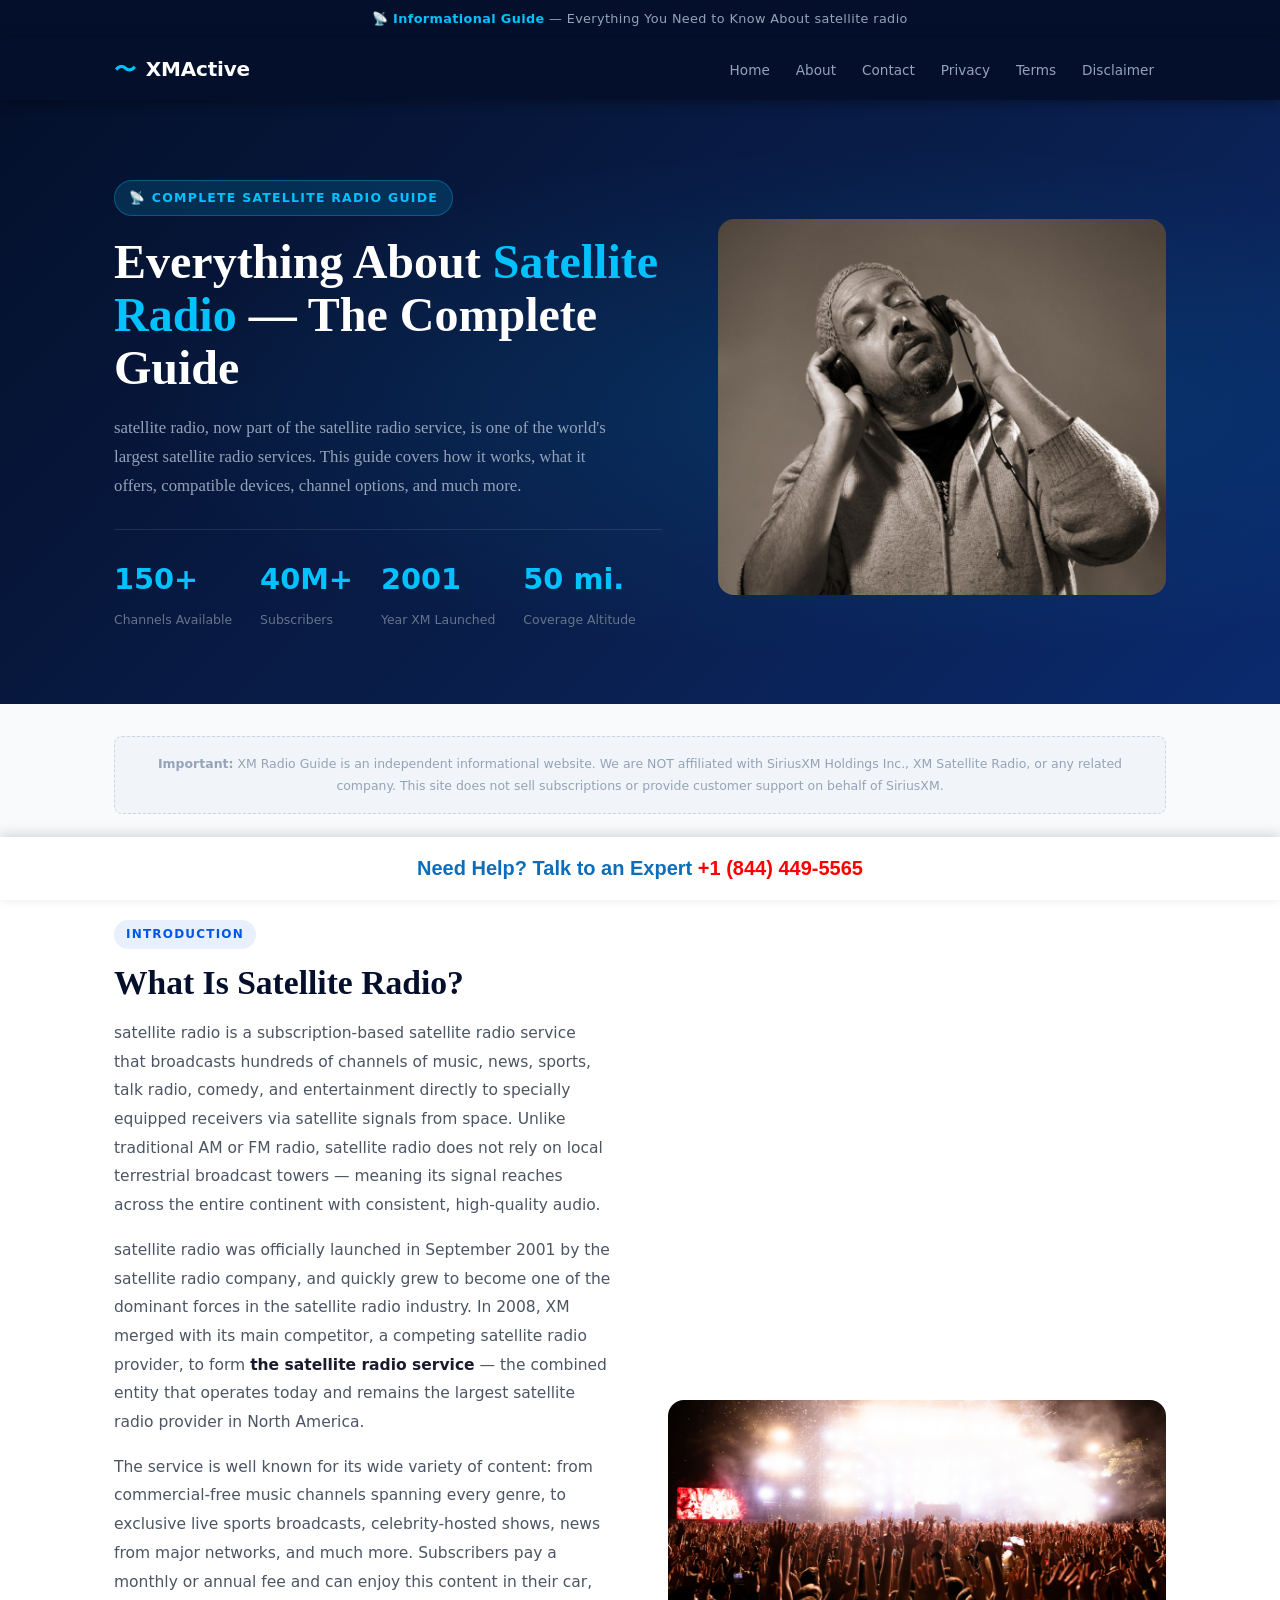
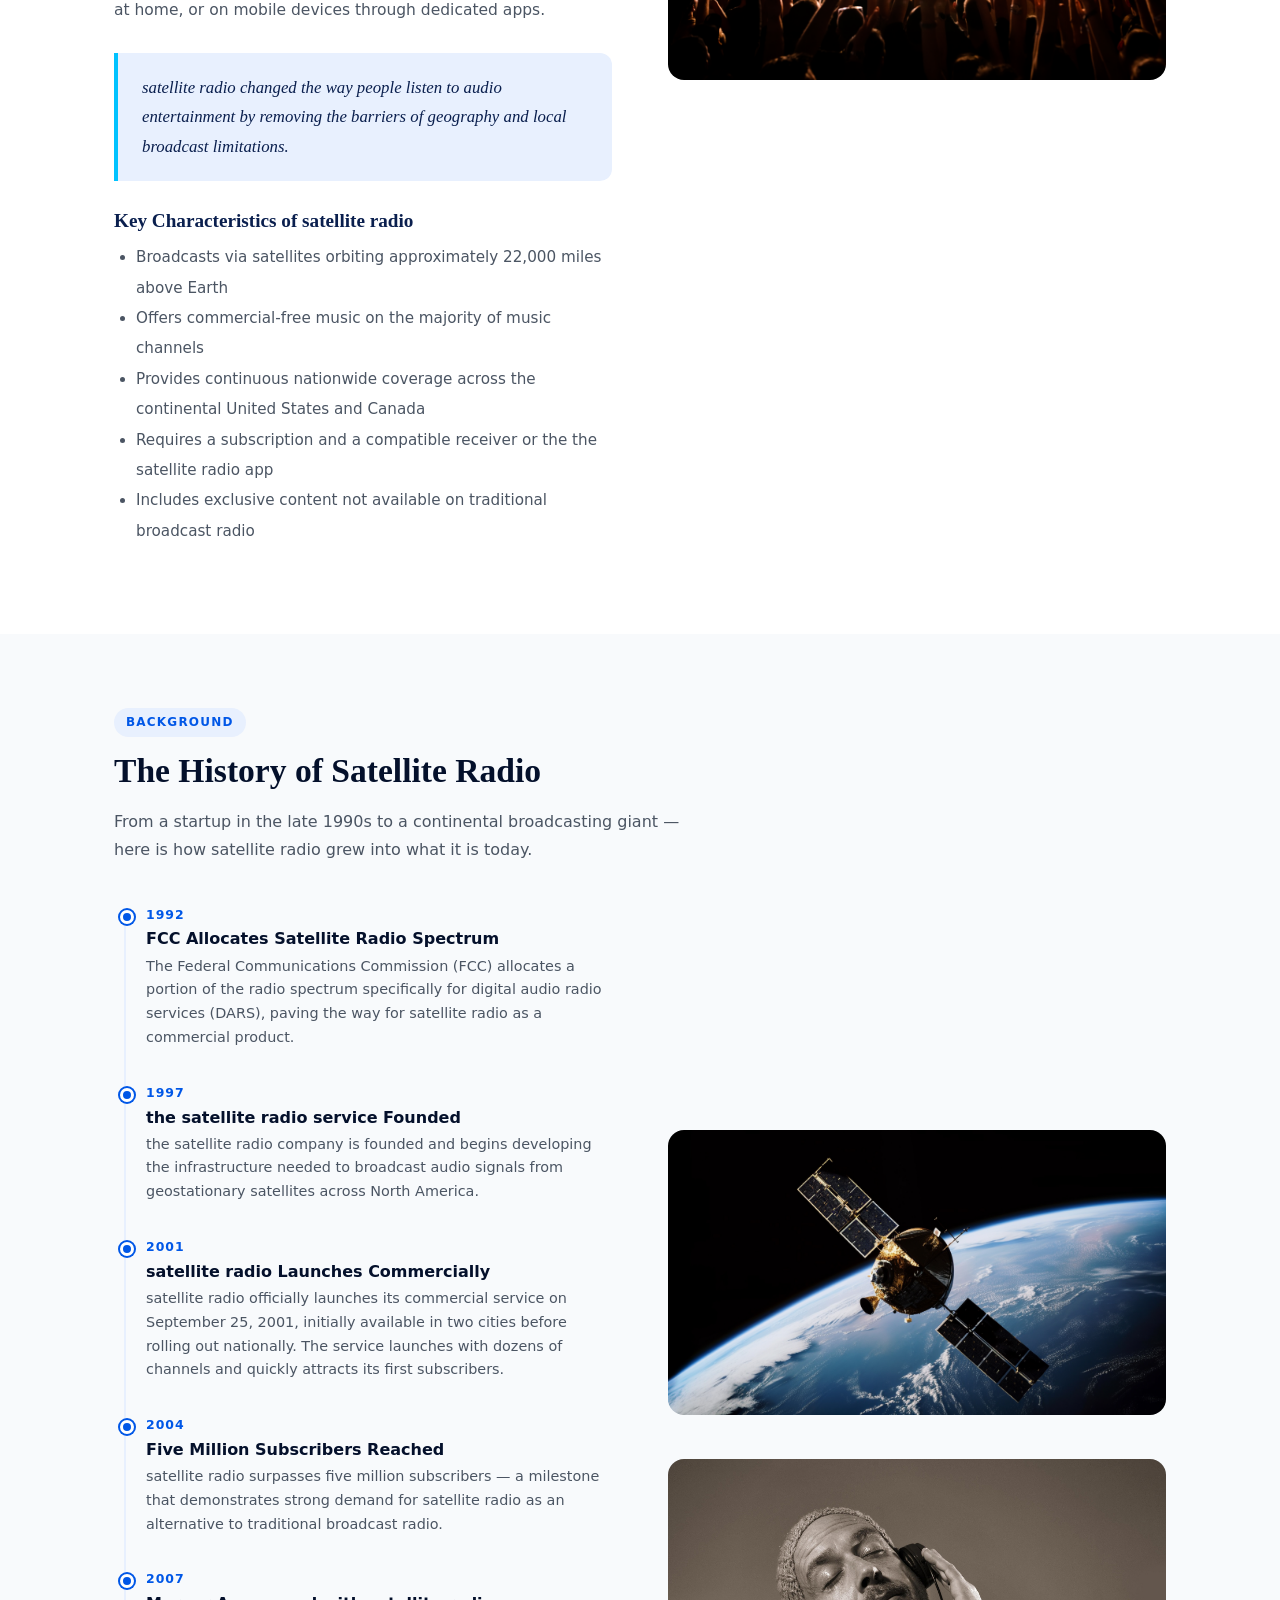
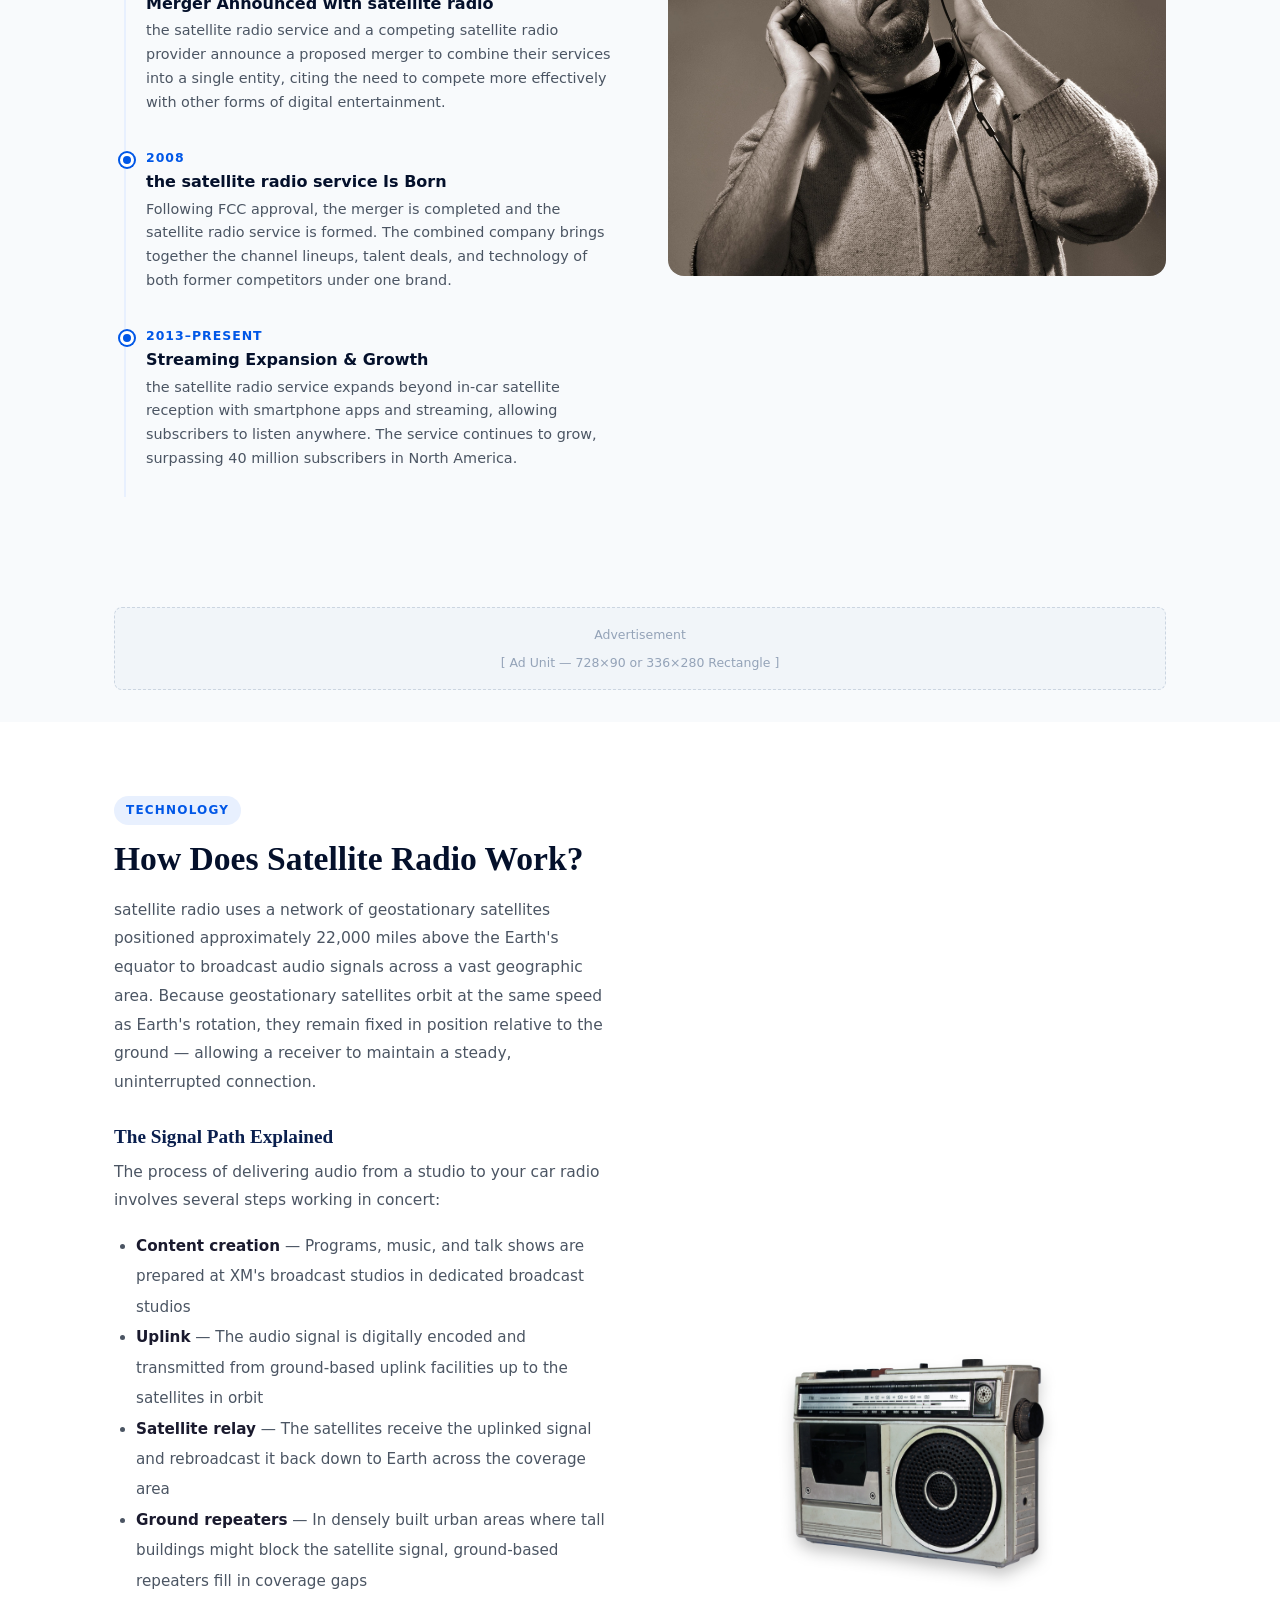
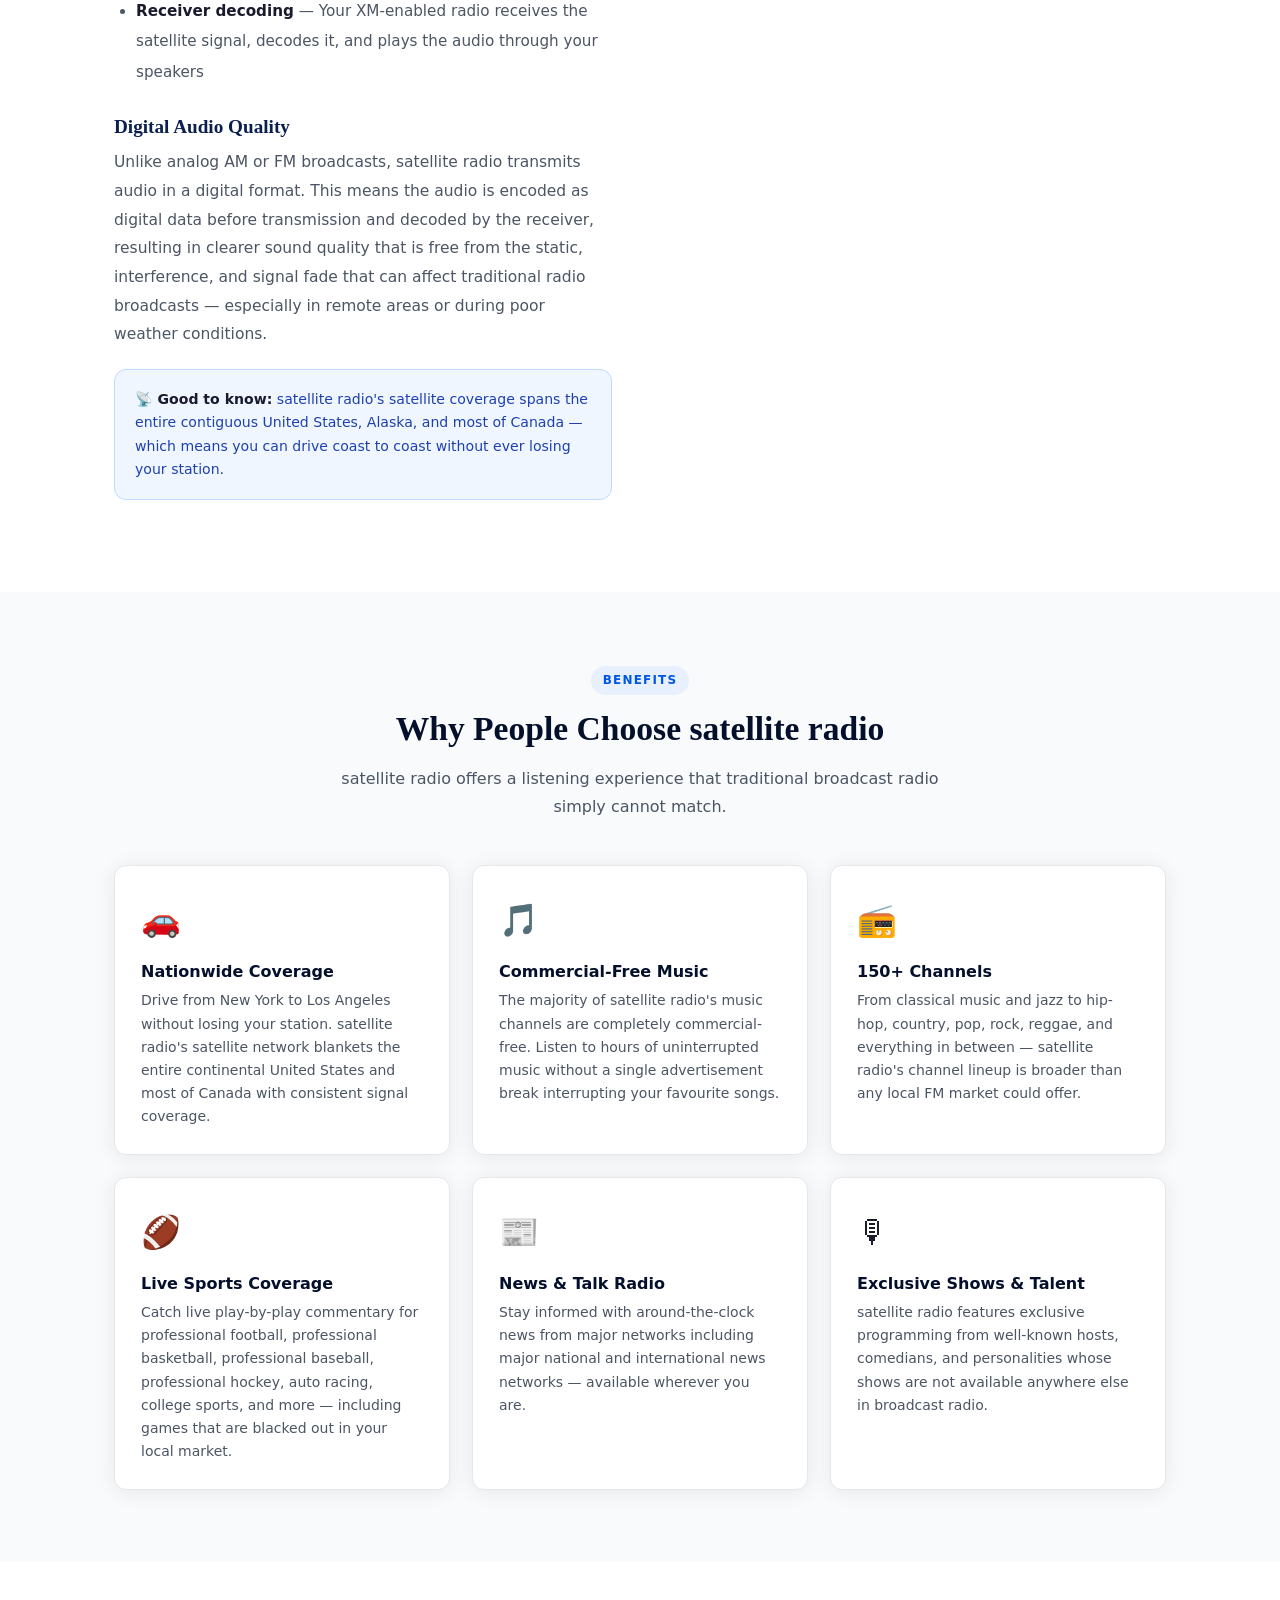
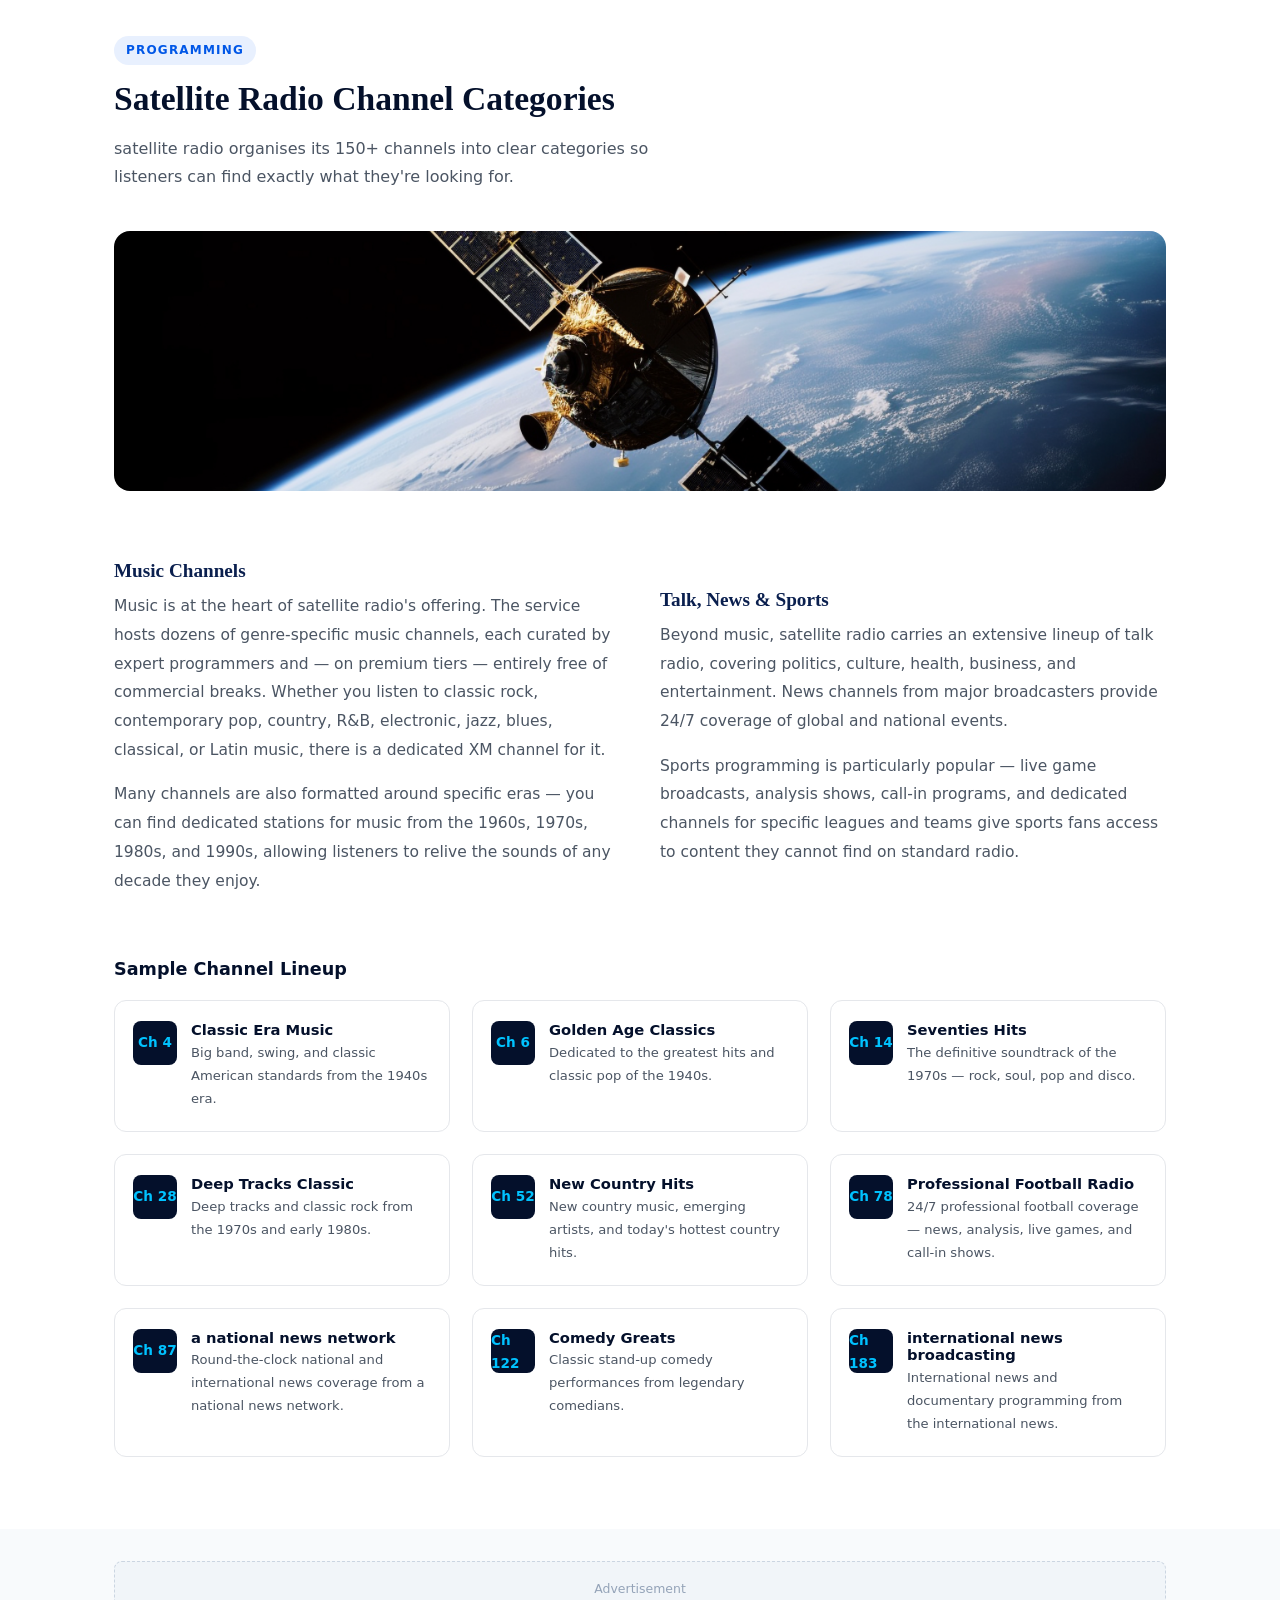
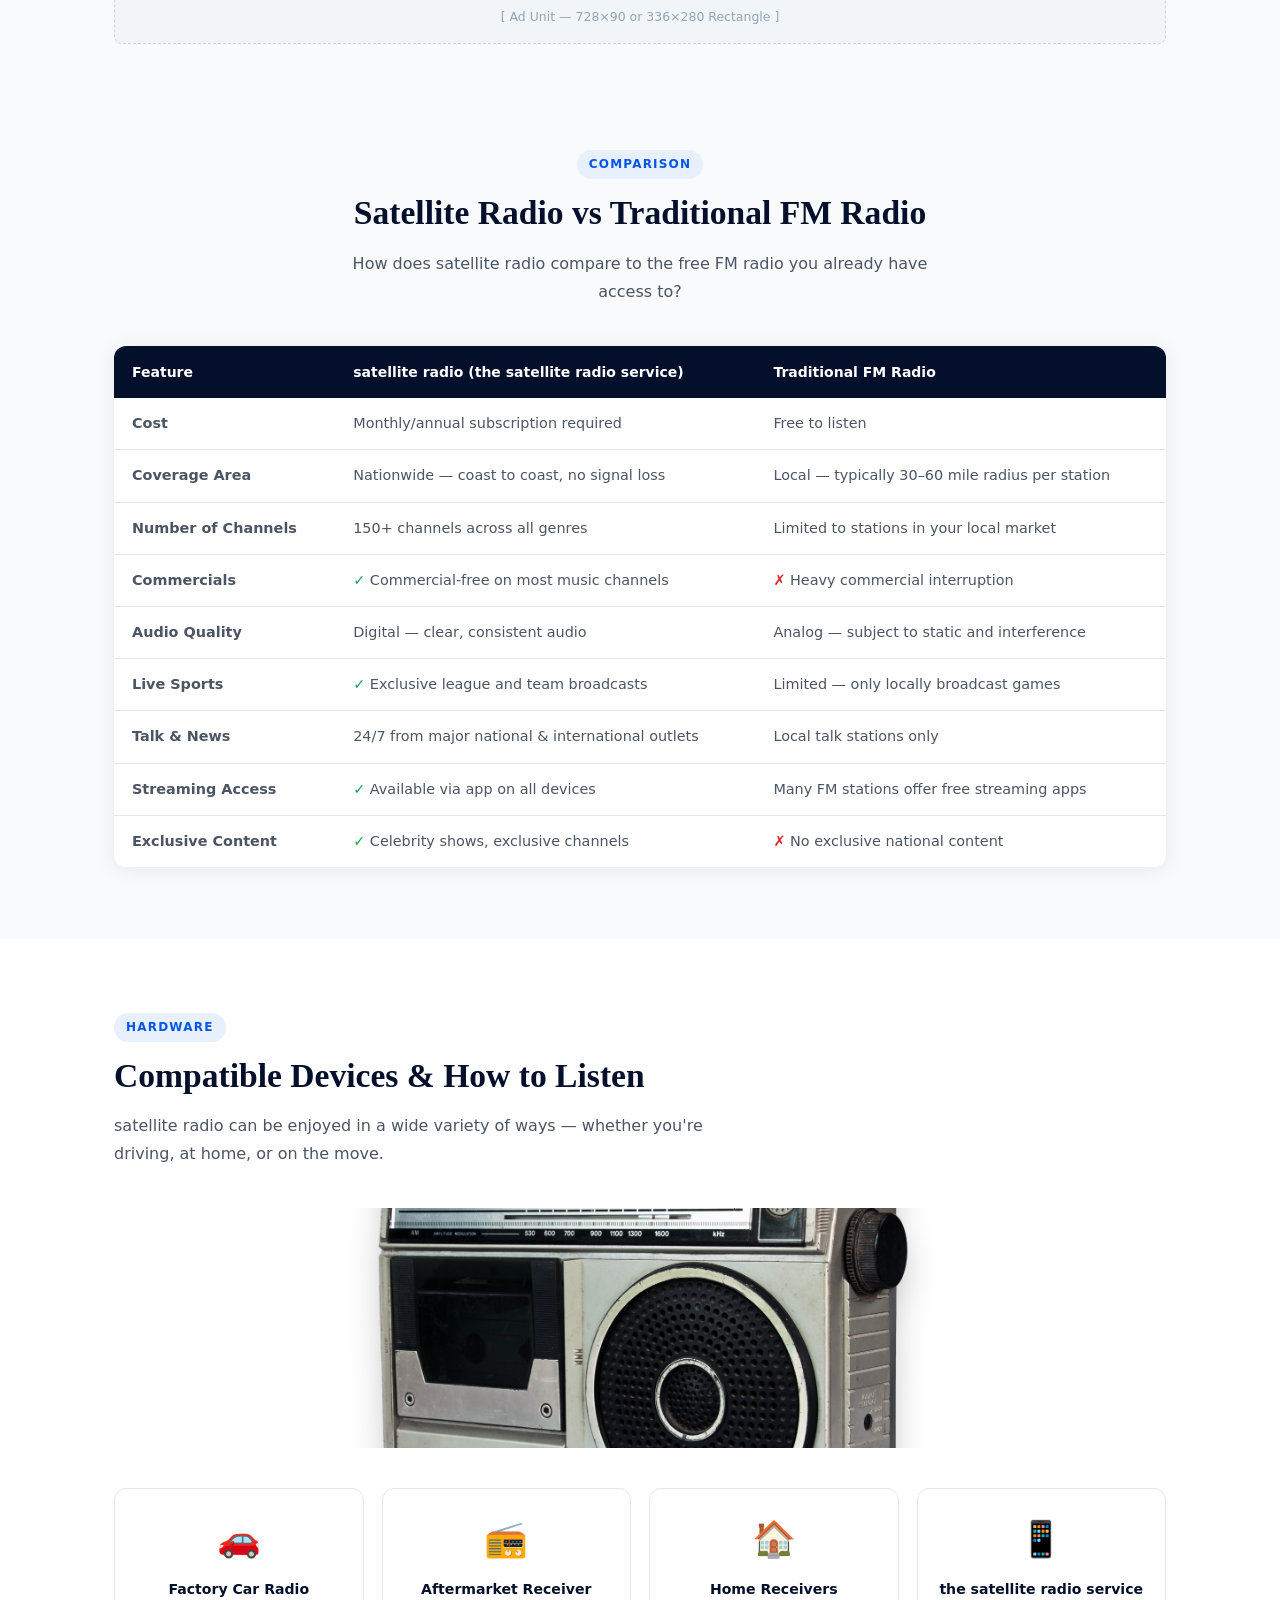
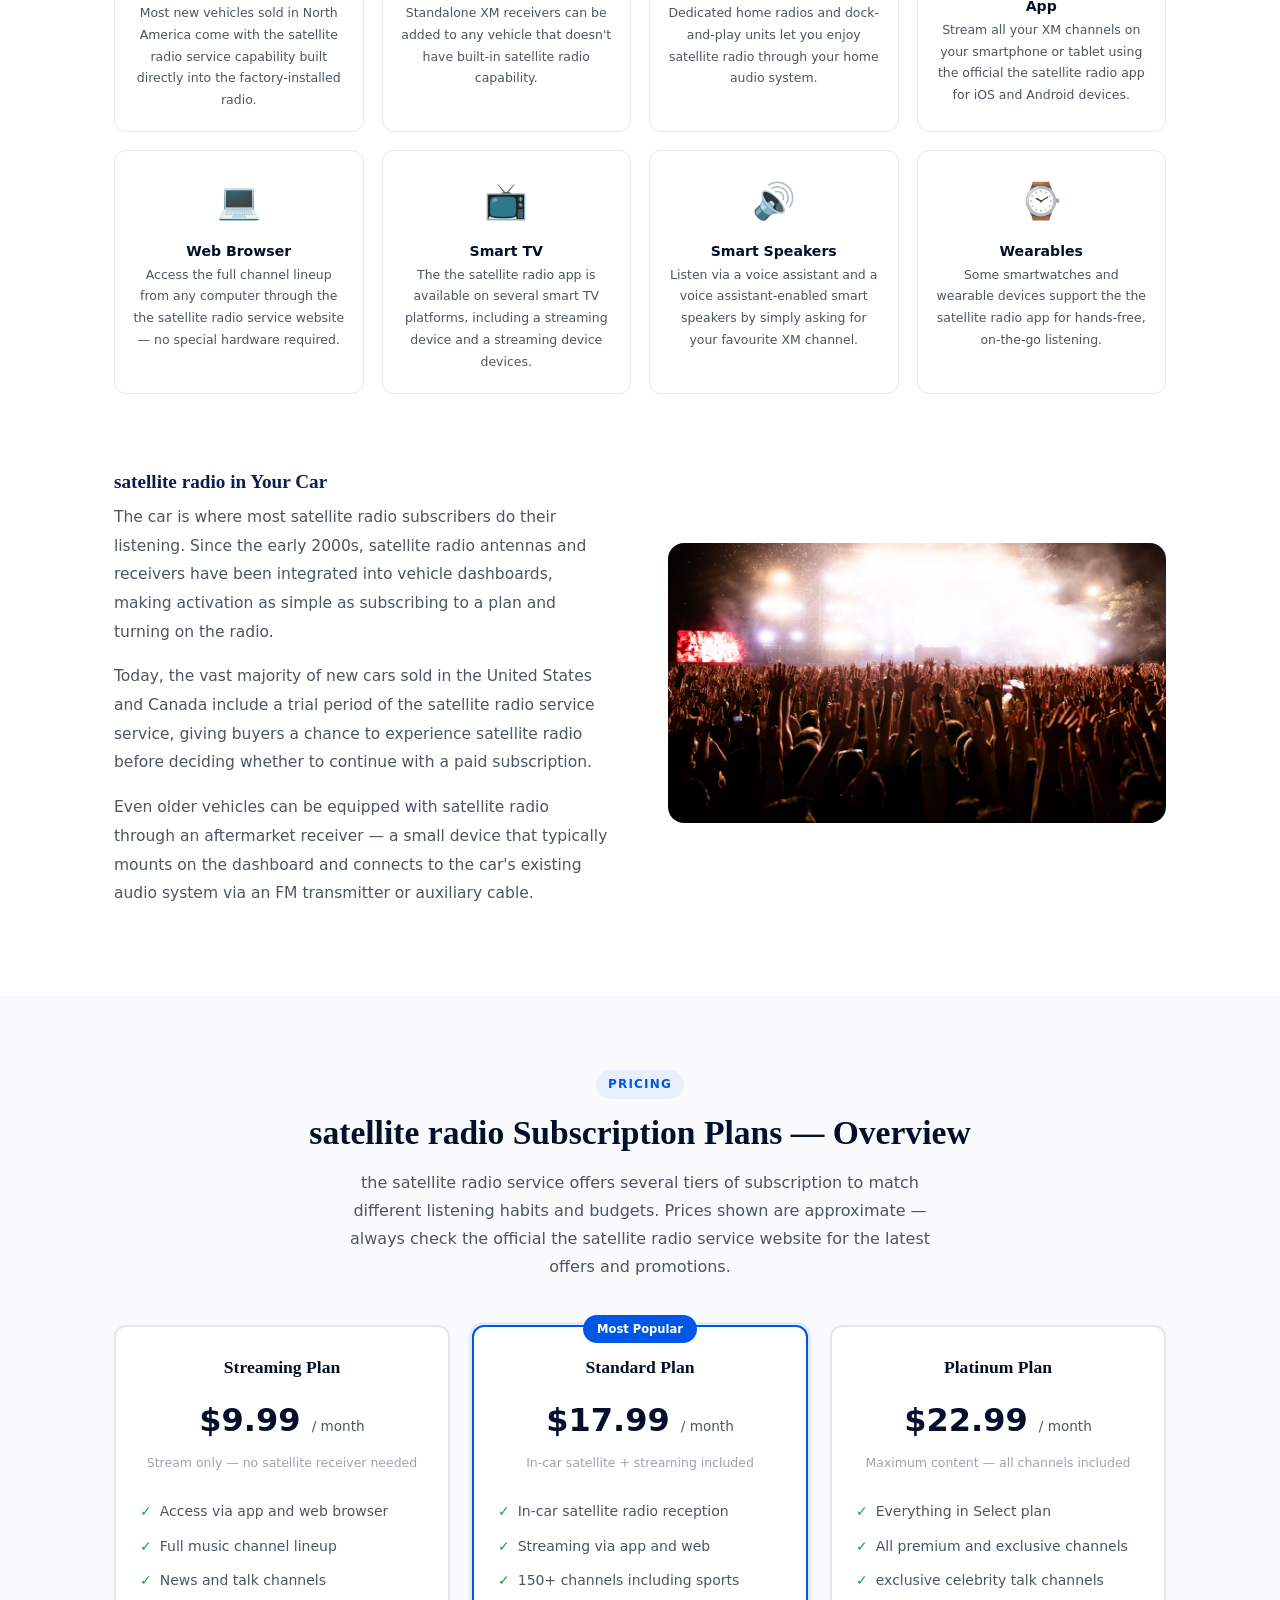
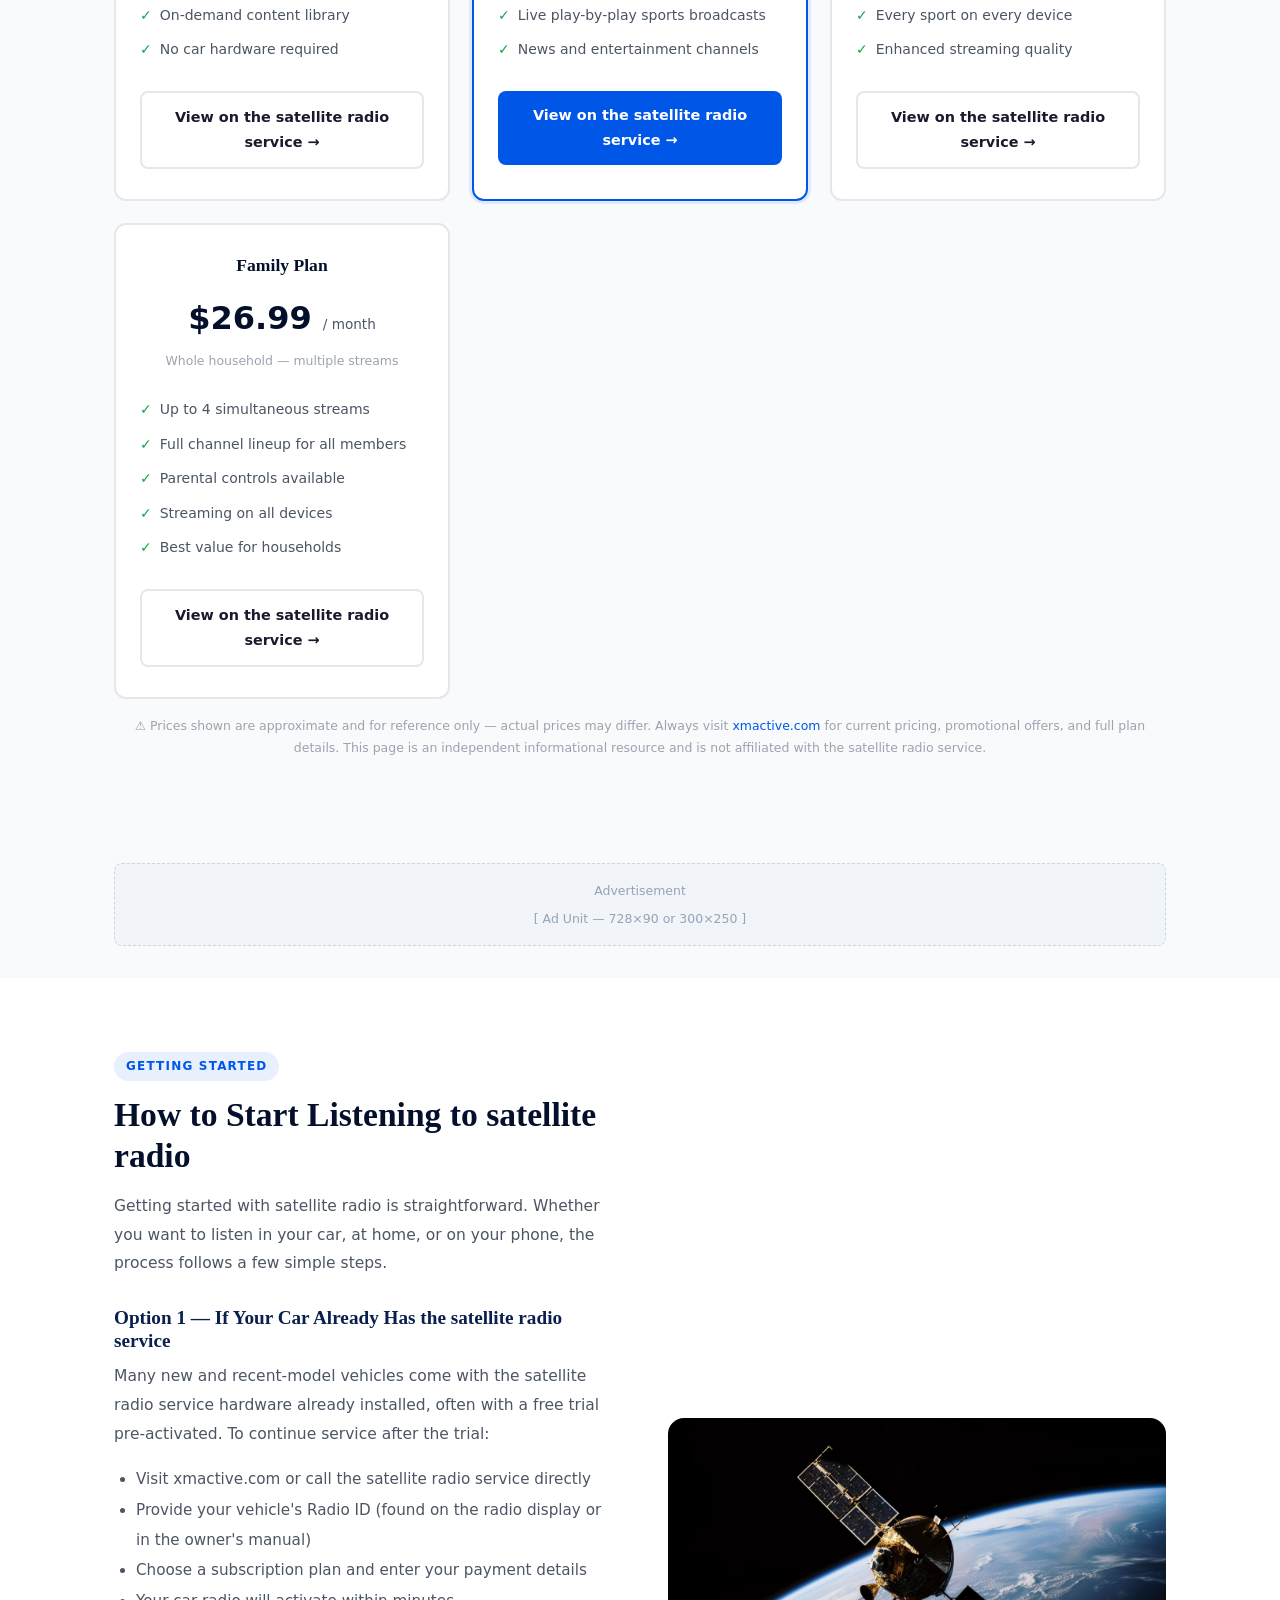
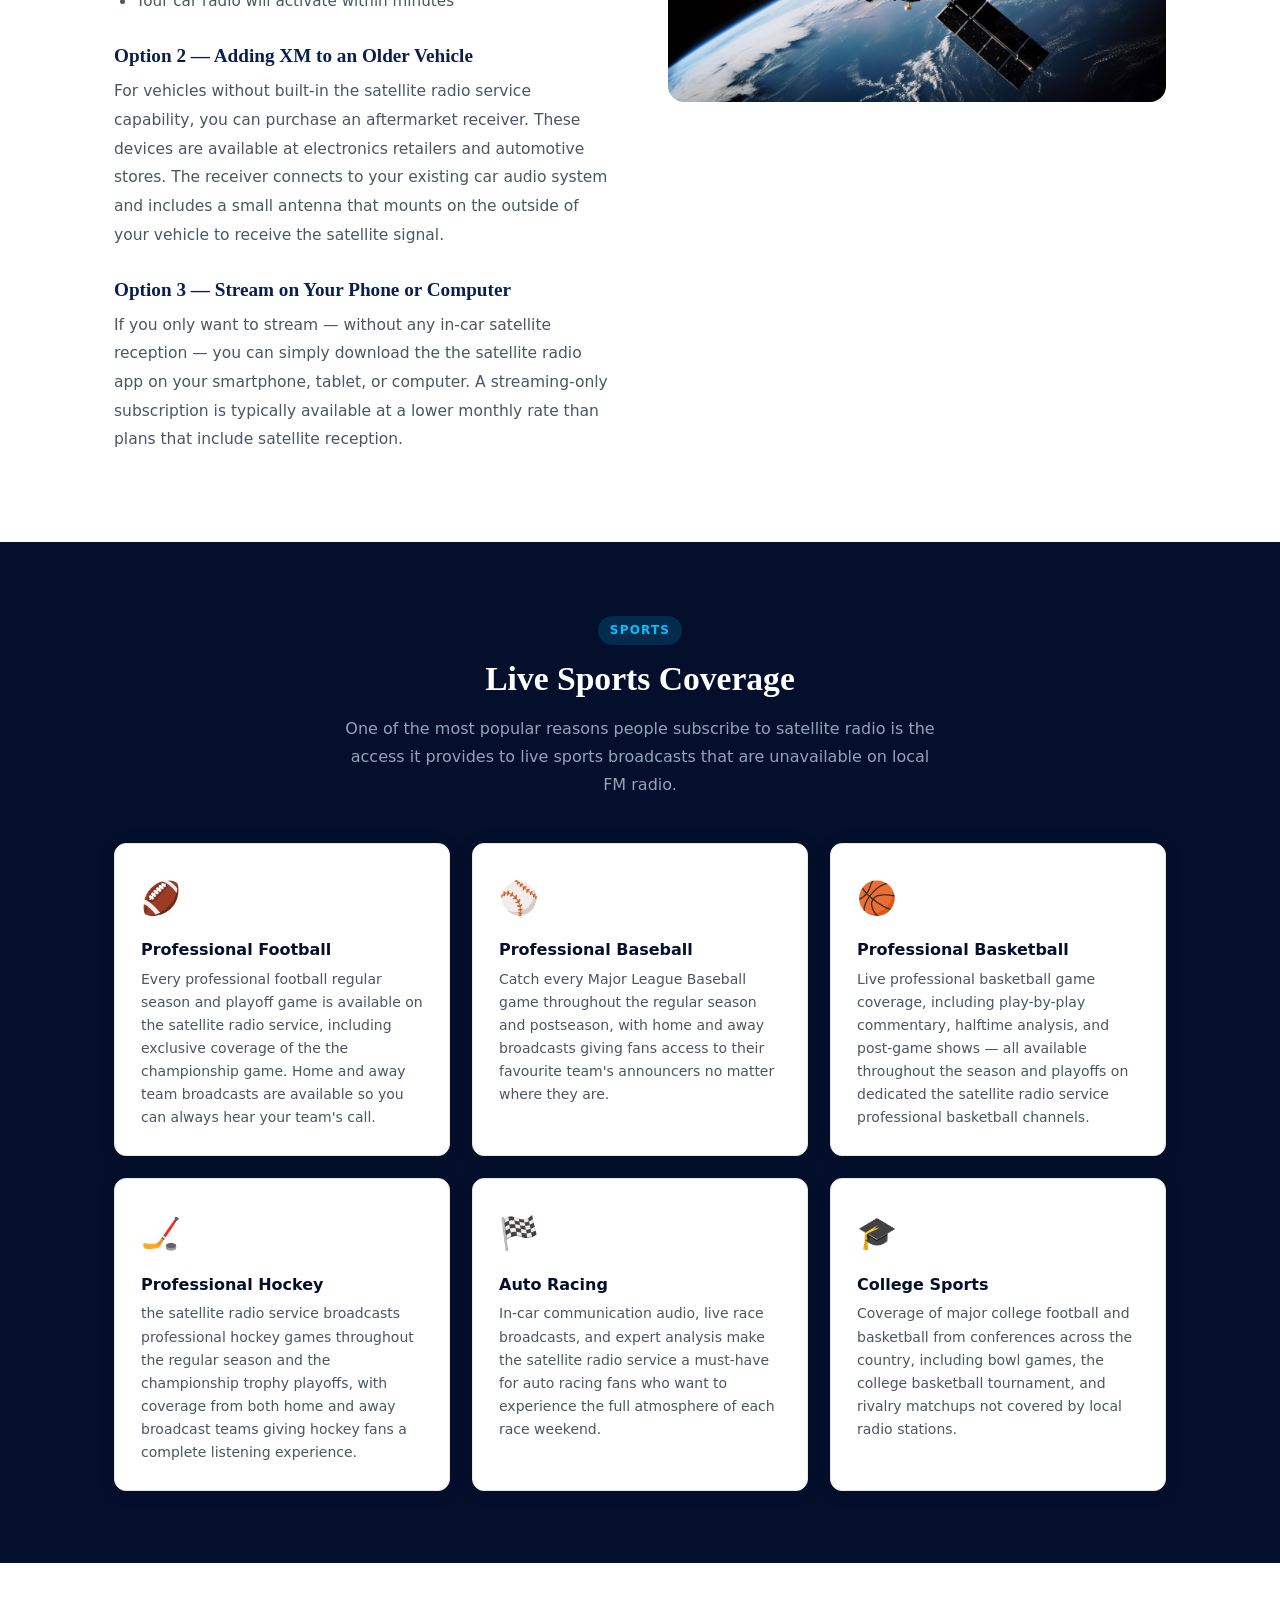
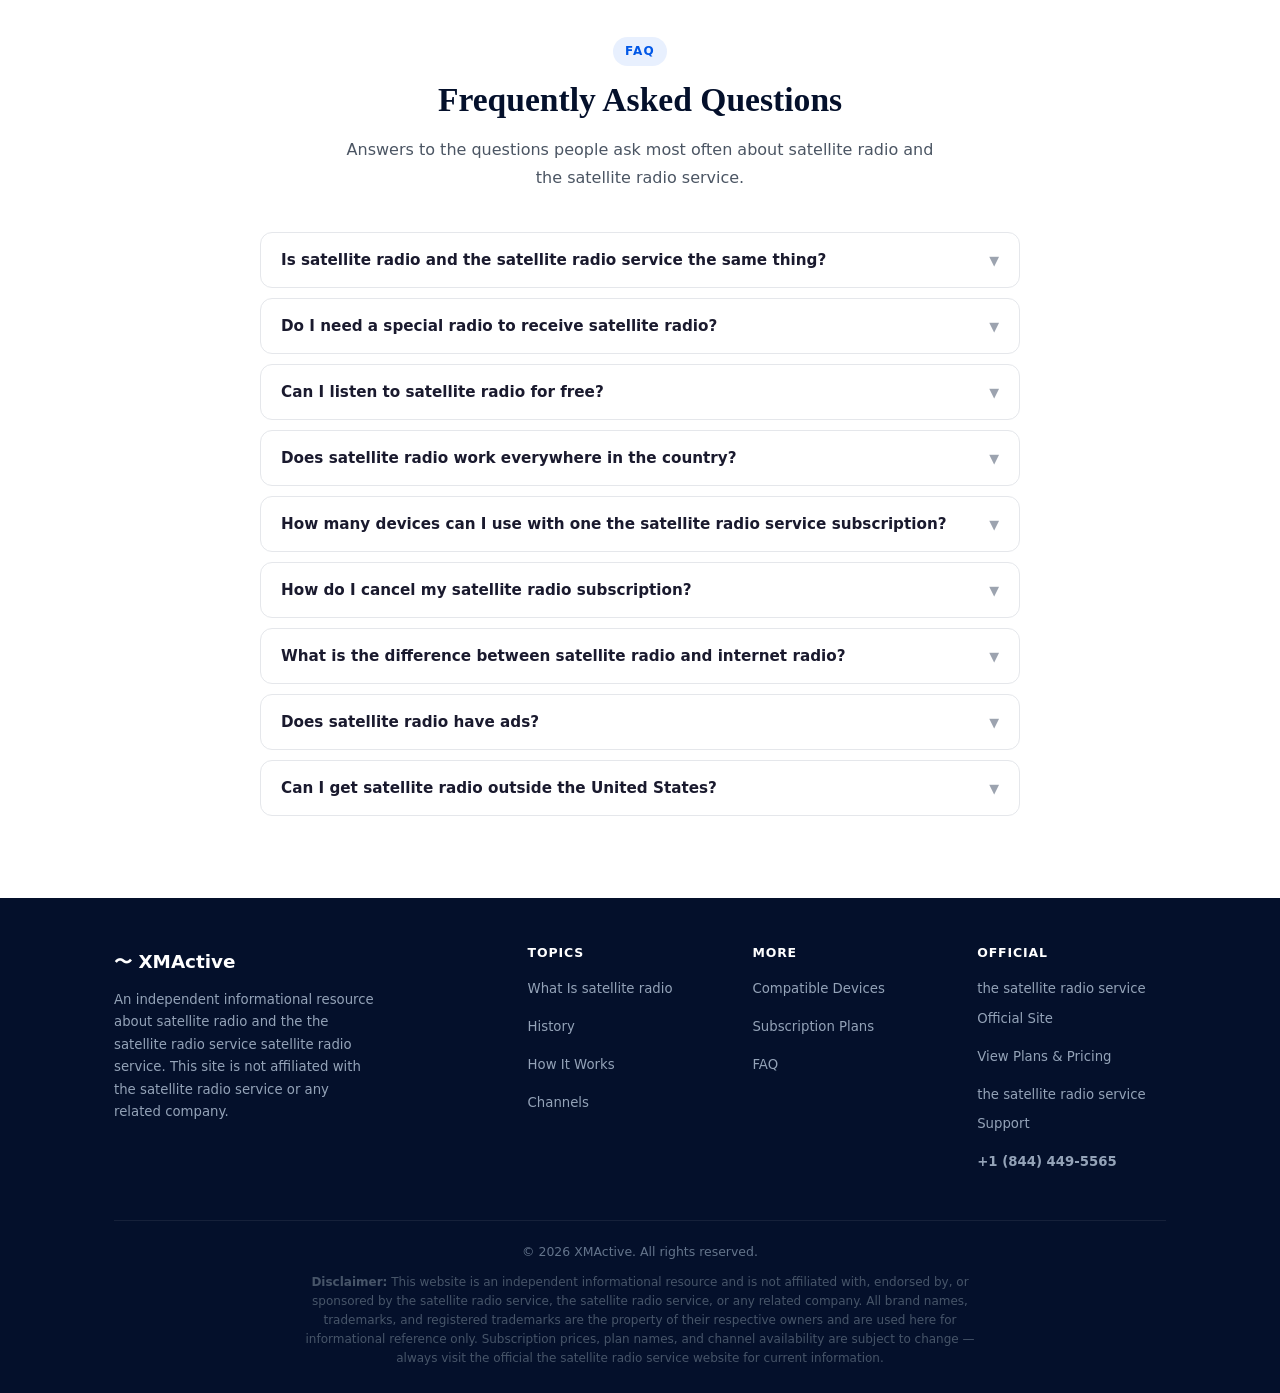
<file: index.html>
<!DOCTYPE html>
<html lang="en">
<head>
  <meta charset="UTF-8"/>
  <meta name="viewport" content="width=device-width, initial-scale=1.0"/>
  <meta name="description" content="Everything you need to know about satellite radio — how it works, what channels are available, compatible devices, subscription plans, and more."/>
  <meta name="keywords" content="satellite radio, the satellite radio service, satellite radio, XM channels, XM subscription, how XM radio works"/>
  <title>XMActive — Complete Guide to Satellite Radio</title>

  <!-- Google Ads slot (paste your AdSense code here) -->
  <!-- <script async src="https://pagead2.googlesyndication.com/pagead/js/adsbygoogle.js"></script> -->

  <style>
    *, *::before, *::after { box-sizing: border-box; margin: 0; padding: 0; }

    :root {
      --navy:    #04102b;
      --navy2:   #0a1f4e;
      --blue:    #0057e7;
      --blue-lt: #e8f0fe;
      --accent:  #00c2ff;
      --ink:     #1a1a2e;
      --ink2:    #4b5563;
      --ink3:    #9ca3af;
      --line:    #e5e7eb;
      --bg:      #f8fafc;
      --white:   #ffffff;
      --radius:  12px;
      --shadow:  0 2px 20px rgba(0,0,0,0.08);
    }

    html { scroll-behavior: smooth; }

    body {
      font-family: 'Georgia', 'Times New Roman', serif;
      background: var(--bg);
      color: var(--ink);
      font-size: 17px;
      line-height: 1.75;
    }

    /* sans-serif utility */
    .sans { font-family: 'Segoe UI', system-ui, Arial, sans-serif; }

    a { color: var(--blue); text-decoration: none; }
    a:hover { text-decoration: underline; }
    img { max-width: 100%; display: block; border-radius: var(--radius); }
    h1,h2,h3,h4 { line-height: 1.2; font-family: 'Georgia', serif; font-weight: 700; color: var(--ink); }

    /* ── FORCE WHITE HEADINGS ON DARK BACKGROUNDS ── */
    .hero h1,
    .hero h2,
    .hero h3,
    .hero h4,
    .section-dark h1,
    .section-dark h2,
    .section-dark h3,
    .section-dark h4,
    .section-dark .section-title,
    .section-dark .article-body h3 {
      color: #ffffff !important;
    }

    /* Light sections — keep headings dark and readable */
    .section-white h1,
    .section-white h2,
    .section-white h3,
    .section-white h4,
    .section-white .section-title,
    .section-bg h1,
    .section-bg h2,
    .section-bg h3,
    .section-bg h4,
    .section-bg .section-title {
      color: var(--navy) !important;
    }

    /* Article body h3 on light backgrounds */
    .section-white .article-body h3,
    .section-bg .article-body h3 {
      color: var(--navy2) !important;
    }

    .container { width: 100%; max-width: 1100px; margin: 0 auto; padding: 0 24px; }
    .container-narrow { width: 100%; max-width: 780px; margin: 0 auto; padding: 0 24px; }

    /* ── TOP BAR ── */
    .topbar {
      background: var(--navy);
      color: #94a3b8;
      font-family: 'Segoe UI', system-ui, Arial, sans-serif;
      font-size: 0.8rem;
      padding: 8px 0;
      text-align: center;
      letter-spacing: 0.03em;
    }
    .topbar span { color: var(--accent); font-weight: 600; }

    /* ── NAV ── */
    .site-nav {
      background: var(--navy);
      position: sticky; top: 0; z-index: 100;
      box-shadow: 0 2px 12px rgba(0,0,0,0.4);
    }
    .nav-inner {
      display: flex; align-items: center;
      justify-content: space-between;
      height: 62px; gap: 16px;
    }
    .nav-logo {
      color: #fff; font-size: 1.25rem; font-weight: 700;
      font-family: 'Segoe UI', system-ui, Arial, sans-serif;
      display: flex; align-items: center; gap: 10px;
      letter-spacing: -0.01em;
    }
    .nav-logo .wave { color: var(--accent); font-size: 1.4rem; }
    .nav-logo:hover { text-decoration: none; color: #fff; }
    .nav-links { display: flex; gap: 2px; list-style: none; font-family: 'Segoe UI', system-ui, Arial, sans-serif; }
    .nav-links a { color: #94a3b8; font-size: 0.85rem; padding: 6px 12px; border-radius: 6px; transition: background 0.15s, color 0.15s; }
    .nav-links a:hover { background: rgba(255,255,255,0.1); color: #fff; text-decoration: none; }
    .nav-burger { display: none; background: none; border: none; color: #fff; font-size: 1.4rem; cursor: pointer; }

    /* ── IMAGE PLACEHOLDER ── */
    .img-placeholder {
      width: 100%;
      background: linear-gradient(135deg, #e8f0fe 0%, #dbeafe 100%);
      border: 2px dashed #93c5fd;
      border-radius: var(--radius);
      display: flex;
      flex-direction: column;
      align-items: center;
      justify-content: center;
      gap: 10px;
      color: #3b82f6;
      font-family: 'Segoe UI', system-ui, Arial, sans-serif;
      font-size: 0.88rem;
      font-weight: 600;
      text-align: center;
      padding: 20px;
      min-height: 260px;
    }
    .img-placeholder .ph-icon { font-size: 2.5rem; }
    .img-placeholder .ph-label { font-size: 1rem; font-weight: 700; color: #1d4ed8; }
    .img-placeholder .ph-sub { font-size: 0.78rem; color: #60a5fa; font-weight: 400; }
    .img-placeholder.tall { min-height: 380px; }
    .img-placeholder.short { min-height: 180px; }

    /* ── AD SLOT ── */
    .ad-slot {
      background: #f1f5f9;
      border: 1px dashed #cbd5e1;
      border-radius: 8px;
      padding: 16px;
      text-align: center;
      font-family: 'Segoe UI', system-ui, Arial, sans-serif;
      font-size: 0.78rem;
      color: #94a3b8;
      margin: 32px 0;
    }
    .ad-slot p { margin-bottom: 6px; }

    /* ── HERO ── */
    .hero {
      background: linear-gradient(135deg, var(--navy) 0%, var(--navy2) 60%, #0a2a6e 100%);
      color: #fff;
      padding: 80px 0 70px;
      position: relative;
      overflow: hidden;
    }
    .hero::before {
      content: '';
      position: absolute; inset: 0;
      background: radial-gradient(ellipse at 70% 50%, rgba(0,194,255,0.12) 0%, transparent 60%);
      pointer-events: none;
    }
    .hero-inner {
      display: grid;
      grid-template-columns: 1.1fr 0.9fr;
      gap: 56px; align-items: center;
      position: relative; z-index: 1;
    }
    .hero-eyebrow {
      display: inline-flex; align-items: center; gap: 8px;
      background: rgba(0,194,255,0.15); border: 1px solid rgba(0,194,255,0.3);
      color: var(--accent); font-size: 0.78rem; font-weight: 700;
      font-family: 'Segoe UI', system-ui, Arial, sans-serif;
      letter-spacing: 0.1em; text-transform: uppercase;
      padding: 6px 14px; border-radius: 999px; margin-bottom: 20px;
    }
    .hero h1 { font-size: clamp(2rem, 4vw, 3rem); line-height: 1.1; margin-bottom: 18px; color: #ffffff !important; }
    .hero h1 .accent { color: var(--accent); }
    .hero p { color: #94a3b8; font-size: 1.05rem; line-height: 1.75; margin-bottom: 28px; max-width: 500px; }
    .hero-stats {
      display: flex; gap: 28px; flex-wrap: wrap;
      padding-top: 24px; border-top: 1px solid rgba(255,255,255,0.1);
    }
    .hstat .num { font-size: 1.8rem; font-weight: 700; color: var(--accent); display: block; font-family: 'Segoe UI', system-ui, Arial, sans-serif; }
    .hstat .lbl { font-size: 0.78rem; color: #64748b; font-family: 'Segoe UI', system-ui, Arial, sans-serif; }

    /* ── SECTION STYLES ── */
    .section { padding: 72px 0; }
    .section-white { background: var(--white); }
    .section-bg { background: var(--bg); }
    .section-dark { background: var(--navy); color: #fff; }

    .section-label {
      display: inline-block;
      font-family: 'Segoe UI', system-ui, Arial, sans-serif;
      font-size: 0.75rem; font-weight: 700;
      text-transform: uppercase; letter-spacing: 0.1em;
      color: var(--blue); background: var(--blue-lt);
      padding: 4px 12px; border-radius: 999px;
      margin-bottom: 14px;
    }
    .section-dark .section-label { background: rgba(0,194,255,0.15); color: var(--accent); }

    .section-title { font-size: clamp(1.5rem, 3vw, 2.1rem); margin-bottom: 16px; }
    .section-sub { color: var(--ink2); font-size: 1rem; max-width: 600px; margin-bottom: 40px; font-family: 'Segoe UI', system-ui, Arial, sans-serif; }
    .section-dark .section-sub { color: #94a3b8; }

    /* ── TWO-COL ── */
    .two-col { display: grid; grid-template-columns: 1fr 1fr; gap: 56px; align-items: center; }
    .two-col.reverse { direction: rtl; }
    .two-col.reverse > * { direction: ltr; }

    /* ── ARTICLE BODY ── */
    .article-body h3 { font-size: 1.2rem; margin: 28px 0 10px; color: var(--navy2); }
    .article-body p { color: var(--ink2); margin-bottom: 16px; font-size: 0.97rem; line-height: 1.85; font-family: 'Segoe UI', system-ui, Arial, sans-serif; }
    .article-body ul, .article-body ol { padding-left: 22px; color: var(--ink2); font-size: 0.95rem; line-height: 2; margin-bottom: 16px; font-family: 'Segoe UI', system-ui, Arial, sans-serif; }
    .article-body strong { color: var(--ink); }

    /* ── CARDS ── */
    .cards-grid { display: grid; grid-template-columns: repeat(3, 1fr); gap: 22px; }
    .cards-grid-4 { display: grid; grid-template-columns: repeat(4, 1fr); gap: 18px; }
    .cards-grid-2 { display: grid; grid-template-columns: repeat(2, 1fr); gap: 22px; }

    .card {
      background: var(--white); border: 1px solid var(--line);
      border-radius: var(--radius); padding: 26px;
      box-shadow: var(--shadow); transition: transform 0.2s, box-shadow 0.2s;
    }
    .card:hover { transform: translateY(-3px); box-shadow: 0 8px 28px rgba(0,0,0,0.1); }
    .card .c-icon { font-size: 2rem; margin-bottom: 14px; }
    .card h3 { font-size: 1rem; margin-bottom: 8px; font-family: 'Segoe UI', system-ui, Arial, sans-serif; color: var(--navy); }
    .card p { font-size: 0.875rem; color: var(--ink2); line-height: 1.65; font-family: 'Segoe UI', system-ui, Arial, sans-serif; }
    /* Cards inside dark section need white headings */
    .section-dark .card h3 { color: var(--navy) !important; }

    .channel-card {
      background: var(--white); border: 1px solid var(--line);
      border-radius: var(--radius); padding: 20px 18px;
      display: flex; gap: 14px; align-items: flex-start;
    }
    .channel-card .ch-num {
      width: 44px; height: 44px; flex: 0 0 44px;
      background: var(--navy); color: var(--accent);
      border-radius: 8px; display: grid; place-items: center;
      font-weight: 800; font-size: 0.85rem;
      font-family: 'Segoe UI', system-ui, Arial, sans-serif;
    }
    .channel-card h4 { font-size: 0.92rem; margin-bottom: 3px; font-family: 'Segoe UI', system-ui, Arial, sans-serif; color: var(--navy); }
    .channel-card p { font-size: 0.82rem; color: var(--ink2); margin: 0; font-family: 'Segoe UI', system-ui, Arial, sans-serif; }

    /* ── TIMELINE ── */
    .timeline { position: relative; padding-left: 32px; }
    .timeline::before { content: ''; position: absolute; left: 10px; top: 6px; bottom: 6px; width: 2px; background: var(--blue-lt); }
    .tl-item { position: relative; margin-bottom: 32px; }
    .tl-item::before {
      content: ''; position: absolute; left: -26px; top: 6px;
      width: 14px; height: 14px; border-radius: 50%;
      background: var(--blue); border: 3px solid #fff;
      box-shadow: 0 0 0 2px var(--blue);
    }
    .tl-year { font-size: 0.78rem; font-weight: 700; color: var(--blue); font-family: 'Segoe UI', system-ui, Arial, sans-serif; text-transform: uppercase; letter-spacing: 0.08em; margin-bottom: 4px; }
    .tl-item h4 { font-size: 1rem; margin-bottom: 6px; font-family: 'Segoe UI', system-ui, Arial, sans-serif; color: var(--navy); }
    .tl-item p { font-size: 0.9rem; color: var(--ink2); font-family: 'Segoe UI', system-ui, Arial, sans-serif; line-height: 1.65; }

    /* ── COMPARE TABLE ── */
    .compare-table { width: 100%; border-collapse: collapse; background: var(--white); border-radius: var(--radius); overflow: hidden; box-shadow: var(--shadow); font-family: 'Segoe UI', system-ui, Arial, sans-serif; }
    .compare-table th { background: var(--navy); color: #fff; padding: 14px 18px; text-align: left; font-size: 0.875rem; }
    .compare-table td { padding: 13px 18px; border-bottom: 1px solid var(--line); font-size: 0.9rem; color: var(--ink2); }
    .compare-table tr:last-child td { border-bottom: none; }
    .compare-table tr:hover td { background: var(--bg); }
    .chk { color: #16a34a; font-weight: 700; }
    .crs { color: #dc2626; }

    /* ── PLANS ── */
    .plans-grid { display: grid; grid-template-columns: repeat(3, 1fr); gap: 22px; }
    .plan-card {
      background: var(--white); border: 2px solid var(--line);
      border-radius: var(--radius); padding: 30px 24px;
      text-align: center; position: relative;
      font-family: 'Segoe UI', system-ui, Arial, sans-serif;
      transition: transform 0.2s;
    }
    .plan-card:hover { transform: translateY(-4px); }
    .plan-card.featured { border-color: var(--blue); box-shadow: 0 0 0 3px rgba(0,87,231,0.1); }
    .plan-badge {
      position: absolute; top: -12px; left: 50%; transform: translateX(-50%);
      background: var(--blue); color: #fff; font-size: 0.72rem; font-weight: 700;
      padding: 4px 14px; border-radius: 999px; white-space: nowrap;
    }
    .plan-card h3 { font-size: 1.1rem; margin-bottom: 8px; color: var(--navy); }
    .plan-card .plan-price { font-size: 2rem; font-weight: 800; color: var(--navy); margin: 14px 0 4px; }
    .plan-card .plan-price span { font-size: 0.85rem; font-weight: 400; color: var(--ink2); }
    .plan-card .plan-note { font-size: 0.78rem; color: var(--ink3); margin-bottom: 20px; }
    .plan-card ul { list-style: none; text-align: left; margin-bottom: 24px; }
    .plan-card li { font-size: 0.875rem; color: var(--ink2); padding: 5px 0; display: flex; gap: 8px; align-items: flex-start; }
    .plan-card li::before { content: '✓'; color: #16a34a; font-weight: 700; flex: 0 0 auto; }
    .btn-plan {
      display: block; width: 100%; padding: 12px;
      background: var(--blue); color: #fff; border-radius: 8px;
      font-weight: 700; font-size: 0.9rem; text-align: center;
      transition: background 0.2s; border: none; cursor: pointer; font-family: inherit;
    }
    .btn-plan:hover { background: #0040b0; text-decoration: none; color: #fff; }
    .btn-plan.outline { background: transparent; border: 2px solid var(--line); color: var(--ink); }
    .btn-plan.outline:hover { border-color: var(--blue); color: var(--blue); }
    .price-disclaimer { font-size: 0.78rem; color: var(--ink3); text-align: center; margin-top: 16px; font-family: 'Segoe UI', system-ui, Arial, sans-serif; }

    /* ── DEVICE GRID ── */
    .device-tile {
      background: var(--white); border: 1px solid var(--line);
      border-radius: var(--radius); padding: 20px 16px;
      text-align: center; transition: box-shadow 0.2s;
    }
    .device-tile:hover { box-shadow: 0 6px 20px rgba(0,0,0,0.09); }
    .device-tile .d-icon { font-size: 2.2rem; margin-bottom: 10px; }
    .device-tile h4 { font-size: 0.88rem; font-weight: 700; font-family: 'Segoe UI', system-ui, Arial, sans-serif; margin-bottom: 4px; color: var(--navy); }
    .device-tile p { font-size: 0.78rem; color: var(--ink2); font-family: 'Segoe UI', system-ui, Arial, sans-serif; }

    /* ── FAQ ── */
    .faq-wrap { max-width: 760px; margin: 0 auto; }
    .faq-item { border: 1px solid var(--line); border-radius: var(--radius); margin-bottom: 10px; overflow: hidden; background: var(--white); }
    .faq-q {
      width: 100%; text-align: left; padding: 18px 20px;
      background: none; border: none; font-size: 0.95rem;
      font-weight: 600; color: var(--ink); cursor: pointer;
      display: flex; justify-content: space-between; align-items: center;
      gap: 12px; font-family: 'Segoe UI', system-ui, Arial, sans-serif;
    }
    .faq-q .arrow { flex: 0 0 auto; transition: transform 0.25s; font-size: 0.8rem; color: var(--ink3); }
    .faq-item.open .faq-q .arrow { transform: rotate(180deg); }
    .faq-item.open { border-color: #93c5fd; }
    .faq-a { display: none; padding: 0 20px 18px; font-size: 0.9rem; color: var(--ink2); line-height: 1.8; font-family: 'Segoe UI', system-ui, Arial, sans-serif; }
    .faq-a.open { display: block; }

    /* ── PULLQUOTE ── */
    .pullquote {
      border-left: 4px solid var(--accent);
      background: var(--blue-lt);
      padding: 20px 24px;
      border-radius: 0 var(--radius) var(--radius) 0;
      margin: 28px 0;
      font-size: 1.05rem;
      color: var(--navy2);
      font-style: italic;
    }

    /* ── INFO BOX ── */
    .info-box {
      background: #eff6ff; border: 1px solid #bfdbfe;
      border-radius: var(--radius); padding: 18px 20px;
      font-family: 'Segoe UI', system-ui, Arial, sans-serif;
      font-size: 0.88rem; color: #1e40af; line-height: 1.65;
      margin: 20px 0;
    }

    /* ── FOOTER ── */
    .site-footer { background: var(--navy); color: #94a3b8; padding: 48px 0 24px; margin-top: 0; }
    .footer-grid { display: grid; grid-template-columns: 2fr 1fr 1fr 1fr; gap: 36px; margin-bottom: 36px; }
    .footer-brand p { font-size: 0.83rem; margin-top: 10px; max-width: 260px; line-height: 1.7; font-family: 'Segoe UI', system-ui, Arial, sans-serif; }
    .footer-col h4 { color: #fff; font-size: 0.78rem; font-weight: 700; text-transform: uppercase; letter-spacing: 0.07em; margin-bottom: 12px; font-family: 'Segoe UI', system-ui, Arial, sans-serif; }
    .footer-col ul { list-style: none; }
    .footer-col li { margin-bottom: 8px; }
    .footer-col a { color: #94a3b8; font-size: 0.83rem; font-family: 'Segoe UI', system-ui, Arial, sans-serif; }
    .footer-col a:hover { color: #fff; text-decoration: none; }
    .footer-bottom { border-top: 1px solid rgba(255,255,255,0.07); padding-top: 20px; text-align: center; font-size: 0.78rem; color: #64748b; font-family: 'Segoe UI', system-ui, Arial, sans-serif; }
    .footer-disclaimer { font-size: 0.75rem; color: #475569; margin-top: 10px; font-family: 'Segoe UI', system-ui, Arial, sans-serif; line-height: 1.6; max-width: 700px; margin-left: auto; margin-right: auto; }

    /* ── RESPONSIVE ── */
    @media (max-width: 1024px) {
      .two-col { grid-template-columns: 1fr; gap: 36px; }
      .two-col.reverse { direction: ltr; }
      .footer-grid { grid-template-columns: 1fr 1fr; gap: 28px; }
      .cards-grid-4 { grid-template-columns: repeat(2, 1fr); }
    }
    @media (max-width: 768px) {
      .hero-inner { grid-template-columns: 1fr; }
      .cards-grid { grid-template-columns: 1fr 1fr; }
      .plans-grid { grid-template-columns: 1fr; }
      .nav-links { display: none; flex-direction: column; position: absolute; top: 62px; left: 0; right: 0; background: var(--navy2); padding: 12px; }
      .nav-links.open { display: flex; }
      .nav-links a { display: block; padding: 10px 14px; }
      .nav-burger { display: block; }
    }
    @media (max-width: 540px) {
      .cards-grid { grid-template-columns: 1fr; }
      .cards-grid-2 { grid-template-columns: 1fr; }
      .cards-grid-4 { grid-template-columns: repeat(2, 1fr); }
      .hero-stats { gap: 16px; }
      .footer-grid { grid-template-columns: 1fr; }
    }

    	  .callbar{
  font-family: Arial, Helvetica, sans-serif;
  position:fixed;
  bottom:0;
  left:0;
  width:100%;
  background:#ffffff;
  text-align:center;
  padding:14px 0px;
  z-index:999999;
  box-shadow:0 -3px 12px rgba(0,0,0,0.15);
}

.callbar a{
  color:#0e6db9;
  font-weight:700;
  text-decoration:none;
  font-size:20px;
}

.callbar span{
  display:inline;
}

/* mobile two lines */
@media(max-width:768px){
  .callbar a{
    font-size:25px;
    line-height:1.4;
  }
  
  .t1{
	font-size: 15px; !important
	}
	
	.callbar .t1{
	  color:#000 !important;   /* Need Help text = black */
	}
	
		.callbar .t2{
	  font-family: Arial, Helvetica, sans-serif;
	  color:#ff0000 !important; /* Number = blue */
	  padding: 0px 0px 50px 0px;
	}
  
  .callbar span{
    display:block;
  } 
}
  </style>
</head>
<body>

<!-- TOP BAR -->
<div class="topbar sans">
  📡 <span>Informational Guide</span> — Everything You Need to Know About satellite radio
</div>

<!-- NAV -->
<nav class="site-nav">
  <div class="container">
    <div class="nav-inner">
      <a href="index.html" class="nav-logo"><span class="wave">〜</span> XMActive</a>
      <ul class="nav-links" id="navLinks">
        <li><a href="index.html">Home</a></li>
        <li><a href="about.html">About</a></li>
        <li><a href="contact.html">Contact</a></li>
        <li><a href="privacy.html">Privacy</a></li>
        <li><a href="terms.html">Terms</a></li>
        <li><a href="disclaimer.html">Disclaimer</a></li>
      </ul>
      <button class="nav-burger" onclick="document.getElementById('navLinks').classList.toggle('open')">☰</button>
    </div>
  </div>
</nav>

<!-- ══════════════════════════════════════════════════
     HERO
══════════════════════════════════════════════════ -->
<section class="hero">
  <div class="container">
    <div class="hero-inner">
      <div class="hero-text">
        <div class="hero-eyebrow">📡 Complete Satellite Radio Guide</div>
        <h1>Everything About <span class="accent">Satellite Radio</span> — The Complete Guide</h1>
        <p>satellite radio, now part of the satellite radio service, is one of the world's largest satellite radio services. This guide covers how it works, what it offers, compatible devices, channel options, and much more.</p>
        <div class="hero-stats">
          <div class="hstat"><span class="num">150+</span><span class="lbl">Channels Available</span></div>
          <div class="hstat"><span class="num">40M+</span><span class="lbl">Subscribers</span></div>
          <div class="hstat"><span class="num">2001</span><span class="lbl">Year XM Launched</span></div>
          <div class="hstat"><span class="num">50 mi.</span><span class="lbl">Coverage Altitude</span></div>
        </div>
      </div>
      <img src="1.jpg" alt="satellite radio service" style="width:100%; border-radius:16px; max-height:420px; object-fit:cover;"/>
    </div>
  </div>
</section>

<!-- ══════════════════════════════════════════════════
     AD SLOT TOP
══════════════════════════════════════════════════ -->
<div class="container">
  <div class="ad-slot">
<strong>Important:</strong> XM Radio Guide is an independent informational website. We are NOT affiliated with SiriusXM Holdings Inc., XM Satellite Radio, or any related company. This site does not sell subscriptions or provide customer support on behalf of SiriusXM.
  </div>
</div>

<!-- ══════════════════════════════════════════════════
     WHAT IS XM RADIO
══════════════════════════════════════════════════ -->
<section class="section section-white" id="what-is">
  <div class="container">
    <div class="two-col">
      <div class="article-body">
        <span class="section-label">Introduction</span>
        <h2 class="section-title">What Is Satellite Radio?</h2>
        <p>satellite radio is a subscription-based satellite radio service that broadcasts hundreds of channels of music, news, sports, talk radio, comedy, and entertainment directly to specially equipped receivers via satellite signals from space. Unlike traditional AM or FM radio, satellite radio does not rely on local terrestrial broadcast towers — meaning its signal reaches across the entire continent with consistent, high-quality audio.</p>
        <p>satellite radio was officially launched in September 2001 by the satellite radio company, and quickly grew to become one of the dominant forces in the satellite radio industry. In 2008, XM merged with its main competitor, a competing satellite radio provider, to form <strong>the satellite radio service</strong> — the combined entity that operates today and remains the largest satellite radio provider in North America.</p>
        <p>The service is well known for its wide variety of content: from commercial-free music channels spanning every genre, to exclusive live sports broadcasts, celebrity-hosted shows, news from major networks, and much more. Subscribers pay a monthly or annual fee and can enjoy this content in their car, at home, or on mobile devices through dedicated apps.</p>

        <div class="pullquote">
          satellite radio changed the way people listen to audio entertainment by removing the barriers of geography and local broadcast limitations.
        </div>

        <h3>Key Characteristics of satellite radio</h3>
        <ul>
          <li>Broadcasts via satellites orbiting approximately 22,000 miles above Earth</li>
          <li>Offers commercial-free music on the majority of music channels</li>
          <li>Provides continuous nationwide coverage across the continental United States and Canada</li>
          <li>Requires a subscription and a compatible receiver or the the satellite radio app</li>
          <li>Includes exclusive content not available on traditional broadcast radio</li>
        </ul>
      </div>
      <img src="2.jpg" alt="satellite radio receiver and car radio" style="width:100%; border-radius:16px; object-fit:cover;"/>
    </div>
  </div>
</section>

<!-- ══════════════════════════════════════════════════
     HISTORY TIMELINE
══════════════════════════════════════════════════ -->
<section class="section section-bg" id="history">
  <div class="container">
    <span class="section-label">Background</span>
    <h2 class="section-title">The History of Satellite Radio</h2>
    <p class="section-sub">From a startup in the late 1990s to a continental broadcasting giant — here is how satellite radio grew into what it is today.</p>

    <div class="two-col">
      <div class="timeline">
        <div class="tl-item">
          <div class="tl-year">1992</div>
          <h4>FCC Allocates Satellite Radio Spectrum</h4>
          <p>The Federal Communications Commission (FCC) allocates a portion of the radio spectrum specifically for digital audio radio services (DARS), paving the way for satellite radio as a commercial product.</p>
        </div>
        <div class="tl-item">
          <div class="tl-year">1997</div>
          <h4>the satellite radio service Founded</h4>
          <p>the satellite radio company is founded and begins developing the infrastructure needed to broadcast audio signals from geostationary satellites across North America.</p>
        </div>
        <div class="tl-item">
          <div class="tl-year">2001</div>
          <h4>satellite radio Launches Commercially</h4>
          <p>satellite radio officially launches its commercial service on September 25, 2001, initially available in two cities before rolling out nationally. The service launches with dozens of channels and quickly attracts its first subscribers.</p>
        </div>
        <div class="tl-item">
          <div class="tl-year">2004</div>
          <h4>Five Million Subscribers Reached</h4>
          <p>satellite radio surpasses five million subscribers — a milestone that demonstrates strong demand for satellite radio as an alternative to traditional broadcast radio.</p>
        </div>
        <div class="tl-item">
          <div class="tl-year">2007</div>
          <h4>Merger Announced with satellite radio</h4>
          <p>the satellite radio service and a competing satellite radio provider announce a proposed merger to combine their services into a single entity, citing the need to compete more effectively with other forms of digital entertainment.</p>
        </div>
        <div class="tl-item">
          <div class="tl-year">2008</div>
          <h4>the satellite radio service Is Born</h4>
          <p>Following FCC approval, the merger is completed and the satellite radio service is formed. The combined company brings together the channel lineups, talent deals, and technology of both former competitors under one brand.</p>
        </div>
        <div class="tl-item">
          <div class="tl-year">2013–Present</div>
          <h4>Streaming Expansion & Growth</h4>
          <p>the satellite radio service expands beyond in-car satellite reception with smartphone apps and streaming, allowing subscribers to listen anywhere. The service continues to grow, surpassing 40 million subscribers in North America.</p>
        </div>
      </div>
      <!-- IMAGE SLOT 3 -->
      <div style="display:flex; flex-direction:column; gap:22px;">
        <img src="3.jpg" alt="satellite radio satellite in orbit" style="width:100%; border-radius:16px; object-fit:cover;"/>
        <img src="1.jpg" alt="Early satellite radio receiver hardware" style="width:100%; border-radius:16px; margin-top:22px; object-fit:cover;"/>
      </div>
    </div>
  </div>
</section>

<!-- AD SLOT MID -->
<div class="container">
  <div class="ad-slot">
    <p>Advertisement</p>
    [ Ad Unit — 728×90 or 336×280 Rectangle ]
  </div>
</div>

<!-- ══════════════════════════════════════════════════
     HOW IT WORKS
══════════════════════════════════════════════════ -->
<section class="section section-white" id="how-it-works">
  <div class="container">
    <div class="two-col reverse">
      <img src="4.jpg" alt="How satellite radio signal works diagram" style="width:100%; border-radius:16px; object-fit:cover;"/>
      <div class="article-body">
        <span class="section-label">Technology</span>
        <h2 class="section-title">How Does Satellite Radio Work?</h2>
        <p>satellite radio uses a network of geostationary satellites positioned approximately 22,000 miles above the Earth's equator to broadcast audio signals across a vast geographic area. Because geostationary satellites orbit at the same speed as Earth's rotation, they remain fixed in position relative to the ground — allowing a receiver to maintain a steady, uninterrupted connection.</p>

        <h3>The Signal Path Explained</h3>
        <p>The process of delivering audio from a studio to your car radio involves several steps working in concert:</p>
        <ul>
          <li><strong>Content creation</strong> — Programs, music, and talk shows are prepared at XM's broadcast studios in dedicated broadcast studios</li>
          <li><strong>Uplink</strong> — The audio signal is digitally encoded and transmitted from ground-based uplink facilities up to the satellites in orbit</li>
          <li><strong>Satellite relay</strong> — The satellites receive the uplinked signal and rebroadcast it back down to Earth across the coverage area</li>
          <li><strong>Ground repeaters</strong> — In densely built urban areas where tall buildings might block the satellite signal, ground-based repeaters fill in coverage gaps</li>
          <li><strong>Receiver decoding</strong> — Your XM-enabled radio receives the satellite signal, decodes it, and plays the audio through your speakers</li>
        </ul>

        <h3>Digital Audio Quality</h3>
        <p>Unlike analog AM or FM broadcasts, satellite radio transmits audio in a digital format. This means the audio is encoded as digital data before transmission and decoded by the receiver, resulting in clearer sound quality that is free from the static, interference, and signal fade that can affect traditional radio broadcasts — especially in remote areas or during poor weather conditions.</p>

        <div class="info-box">
          📡 <strong>Good to know:</strong> satellite radio's satellite coverage spans the entire contiguous United States, Alaska, and most of Canada — which means you can drive coast to coast without ever losing your station.
        </div>
      </div>
    </div>
  </div>
</section>

<!-- ══════════════════════════════════════════════════
     WHY CHOOSE XM — BENEFITS
══════════════════════════════════════════════════ -->
<section class="section section-bg">
  <div class="container">
    <div style="text-align:center; margin-bottom:44px;">
      <span class="section-label">Benefits</span>
      <h2 class="section-title">Why People Choose satellite radio</h2>
      <p class="section-sub" style="margin:0 auto;">satellite radio offers a listening experience that traditional broadcast radio simply cannot match.</p>
    </div>
    <div class="cards-grid">
      <div class="card">
        <div class="c-icon">🚗</div>
        <h3>Nationwide Coverage</h3>
        <p>Drive from New York to Los Angeles without losing your station. satellite radio's satellite network blankets the entire continental United States and most of Canada with consistent signal coverage.</p>
      </div>
      <div class="card">
        <div class="c-icon">🎵</div>
        <h3>Commercial-Free Music</h3>
        <p>The majority of satellite radio's music channels are completely commercial-free. Listen to hours of uninterrupted music without a single advertisement break interrupting your favourite songs.</p>
      </div>
      <div class="card">
        <div class="c-icon">📻</div>
        <h3>150+ Channels</h3>
        <p>From classical music and jazz to hip-hop, country, pop, rock, reggae, and everything in between — satellite radio's channel lineup is broader than any local FM market could offer.</p>
      </div>
      <div class="card">
        <div class="c-icon">🏈</div>
        <h3>Live Sports Coverage</h3>
        <p>Catch live play-by-play commentary for professional football, professional basketball, professional baseball, professional hockey, auto racing, college sports, and more — including games that are blacked out in your local market.</p>
      </div>
      <div class="card">
        <div class="c-icon">📰</div>
        <h3>News & Talk Radio</h3>
        <p>Stay informed with around-the-clock news from major networks including major national and international news networks — available wherever you are.</p>
      </div>
      <div class="card">
        <div class="c-icon">🎙</div>
        <h3>Exclusive Shows & Talent</h3>
        <p>satellite radio features exclusive programming from well-known hosts, comedians, and personalities whose shows are not available anywhere else in broadcast radio.</p>
      </div>
    </div>
  </div>
</section>

<!-- ══════════════════════════════════════════════════
     CHANNELS
══════════════════════════════════════════════════ -->
<section class="section section-white" id="channels">
  <div class="container">
    <span class="section-label">Programming</span>
    <h2 class="section-title">Satellite Radio Channel Categories</h2>
    <p class="section-sub">satellite radio organises its 150+ channels into clear categories so listeners can find exactly what they're looking for.</p>

    <img src="3.jpg" alt="satellite radio channel lineup" style="width:100%; border-radius:16px; margin-bottom:40px; max-height:260px; object-fit:cover;"/>

    <div class="two-col" style="gap:40px; margin-bottom:48px;">
      <div class="article-body">
        <h3>Music Channels</h3>
        <p>Music is at the heart of satellite radio's offering. The service hosts dozens of genre-specific music channels, each curated by expert programmers and — on premium tiers — entirely free of commercial breaks. Whether you listen to classic rock, contemporary pop, country, R&B, electronic, jazz, blues, classical, or Latin music, there is a dedicated XM channel for it.</p>
        <p>Many channels are also formatted around specific eras — you can find dedicated stations for music from the 1960s, 1970s, 1980s, and 1990s, allowing listeners to relive the sounds of any decade they enjoy.</p>
      </div>
      <div class="article-body">
        <h3>Talk, News & Sports</h3>
        <p>Beyond music, satellite radio carries an extensive lineup of talk radio, covering politics, culture, health, business, and entertainment. News channels from major broadcasters provide 24/7 coverage of global and national events.</p>
        <p>Sports programming is particularly popular — live game broadcasts, analysis shows, call-in programs, and dedicated channels for specific leagues and teams give sports fans access to content they cannot find on standard radio.</p>
      </div>
    </div>

    <h3 style="margin-bottom:20px; font-family:'Segoe UI',system-ui,Arial,sans-serif; font-size:1.1rem; color:var(--navy2);">Sample Channel Lineup</h3>
    <div class="cards-grid">
      <div class="channel-card">
        <div class="ch-num">Ch 4</div>
        <div><h4>Classic Era Music</h4><p>Big band, swing, and classic American standards from the 1940s era.</p></div>
      </div>
      <div class="channel-card">
        <div class="ch-num">Ch 6</div>
        <div><h4>Golden Age Classics</h4><p>Dedicated to the greatest hits and classic pop of the 1940s.</p></div>
      </div>
      <div class="channel-card">
        <div class="ch-num">Ch 14</div>
        <div><h4>Seventies Hits</h4><p>The definitive soundtrack of the 1970s — rock, soul, pop and disco.</p></div>
      </div>
      <div class="channel-card">
        <div class="ch-num">Ch 28</div>
        <div><h4>Deep Tracks Classic</h4><p>Deep tracks and classic rock from the 1970s and early 1980s.</p></div>
      </div>
      <div class="channel-card">
        <div class="ch-num">Ch 52</div>
        <div><h4>New Country Hits</h4><p>New country music, emerging artists, and today's hottest country hits.</p></div>
      </div>
      <div class="channel-card">
        <div class="ch-num">Ch 78</div>
        <div><h4>Professional Football Radio</h4><p>24/7 professional football coverage — news, analysis, live games, and call-in shows.</p></div>
      </div>
      <div class="channel-card">
        <div class="ch-num">Ch 87</div>
        <div><h4>a national news network</h4><p>Round-the-clock national and international news coverage from a national news network.</p></div>
      </div>
      <div class="channel-card">
        <div class="ch-num">Ch 122</div>
        <div><h4>Comedy Greats</h4><p>Classic stand-up comedy performances from legendary comedians.</p></div>
      </div>
      <div class="channel-card">
        <div class="ch-num">Ch 183</div>
        <div><h4>international news broadcasting</h4><p>International news and documentary programming from the international news.</p></div>
      </div>
    </div>
  </div>
</section>

<!-- AD SLOT -->
<div class="container">
  <div class="ad-slot">
    <p>Advertisement</p>
    [ Ad Unit — 728×90 or 336×280 Rectangle ]
  </div>
</div>

<!-- ══════════════════════════════════════════════════
     XM vs FM COMPARISON
══════════════════════════════════════════════════ -->
<section class="section section-bg">
  <div class="container">
    <div style="text-align:center; margin-bottom:40px;">
      <span class="section-label">Comparison</span>
      <h2 class="section-title">Satellite Radio vs Traditional FM Radio</h2>
      <p class="section-sub" style="margin:0 auto;">How does satellite radio compare to the free FM radio you already have access to?</p>
    </div>
    <table class="compare-table">
      <thead>
        <tr>
          <th>Feature</th>
          <th>satellite radio (the satellite radio service)</th>
          <th>Traditional FM Radio</th>
        </tr>
      </thead>
      <tbody>
        <tr>
          <td><strong>Cost</strong></td>
          <td>Monthly/annual subscription required</td>
          <td>Free to listen</td>
        </tr>
        <tr>
          <td><strong>Coverage Area</strong></td>
          <td>Nationwide — coast to coast, no signal loss</td>
          <td>Local — typically 30–60 mile radius per station</td>
        </tr>
        <tr>
          <td><strong>Number of Channels</strong></td>
          <td>150+ channels across all genres</td>
          <td>Limited to stations in your local market</td>
        </tr>
        <tr>
          <td><strong>Commercials</strong></td>
          <td><span class="chk">✓</span> Commercial-free on most music channels</td>
          <td><span class="crs">✗</span> Heavy commercial interruption</td>
        </tr>
        <tr>
          <td><strong>Audio Quality</strong></td>
          <td>Digital — clear, consistent audio</td>
          <td>Analog — subject to static and interference</td>
        </tr>
        <tr>
          <td><strong>Live Sports</strong></td>
          <td><span class="chk">✓</span> Exclusive league and team broadcasts</td>
          <td>Limited — only locally broadcast games</td>
        </tr>
        <tr>
          <td><strong>Talk & News</strong></td>
          <td>24/7 from major national & international outlets</td>
          <td>Local talk stations only</td>
        </tr>
        <tr>
          <td><strong>Streaming Access</strong></td>
          <td><span class="chk">✓</span> Available via app on all devices</td>
          <td>Many FM stations offer free streaming apps</td>
        </tr>
        <tr>
          <td><strong>Exclusive Content</strong></td>
          <td><span class="chk">✓</span> Celebrity shows, exclusive channels</td>
          <td><span class="crs">✗</span> No exclusive national content</td>
        </tr>
      </tbody>
    </table>
  </div>
</section>

<!-- ══════════════════════════════════════════════════
     COMPATIBLE DEVICES
══════════════════════════════════════════════════ -->
<section class="section section-white" id="devices">
  <div class="container">
    <span class="section-label">Hardware</span>
    <h2 class="section-title">Compatible Devices & How to Listen</h2>
    <p class="section-sub">satellite radio can be enjoyed in a wide variety of ways — whether you're driving, at home, or on the move.</p>

    <img src="4.jpg" alt="satellite radio compatible devices" style="width:100%; border-radius:16px; margin-bottom:40px; max-height:240px; object-fit:cover;"/>

    <div class="cards-grid-4" style="margin-bottom:48px;">
      <div class="device-tile">
        <div class="d-icon">🚗</div>
        <h4>Factory Car Radio</h4>
        <p>Most new vehicles sold in North America come with the satellite radio service capability built directly into the factory-installed radio.</p>
      </div>
      <div class="device-tile">
        <div class="d-icon">📻</div>
        <h4>Aftermarket Receiver</h4>
        <p>Standalone XM receivers can be added to any vehicle that doesn't have built-in satellite radio capability.</p>
      </div>
      <div class="device-tile">
        <div class="d-icon">🏠</div>
        <h4>Home Receivers</h4>
        <p>Dedicated home radios and dock-and-play units let you enjoy satellite radio through your home audio system.</p>
      </div>
      <div class="device-tile">
        <div class="d-icon">📱</div>
        <h4>the satellite radio service App</h4>
        <p>Stream all your XM channels on your smartphone or tablet using the official the satellite radio app for iOS and Android devices.</p>
      </div>
      <div class="device-tile">
        <div class="d-icon">💻</div>
        <h4>Web Browser</h4>
        <p>Access the full channel lineup from any computer through the the satellite radio service website — no special hardware required.</p>
      </div>
      <div class="device-tile">
        <div class="d-icon">📺</div>
        <h4>Smart TV</h4>
        <p>The the satellite radio app is available on several smart TV platforms, including a streaming device and a streaming device devices.</p>
      </div>
      <div class="device-tile">
        <div class="d-icon">🔊</div>
        <h4>Smart Speakers</h4>
        <p>Listen via a voice assistant and a voice assistant-enabled smart speakers by simply asking for your favourite XM channel.</p>
      </div>
      <div class="device-tile">
        <div class="d-icon">⌚</div>
        <h4>Wearables</h4>
        <p>Some smartwatches and wearable devices support the the satellite radio app for hands-free, on-the-go listening.</p>
      </div>
    </div>

    <div class="two-col">
      <div class="article-body">
        <h3>satellite radio in Your Car</h3>
        <p>The car is where most satellite radio subscribers do their listening. Since the early 2000s, satellite radio antennas and receivers have been integrated into vehicle dashboards, making activation as simple as subscribing to a plan and turning on the radio.</p>
        <p>Today, the vast majority of new cars sold in the United States and Canada include a trial period of the satellite radio service service, giving buyers a chance to experience satellite radio before deciding whether to continue with a paid subscription.</p>
        <p>Even older vehicles can be equipped with satellite radio through an aftermarket receiver — a small device that typically mounts on the dashboard and connects to the car's existing audio system via an FM transmitter or auxiliary cable.</p>
      </div>
      <img src="2.jpg" alt="Car dashboard with the satellite radio service display" style="width:100%; border-radius:16px; object-fit:cover;"/>
    </div>
  </div>
</section>

<!-- ══════════════════════════════════════════════════
     SUBSCRIPTION PLANS
══════════════════════════════════════════════════ -->
<section class="section section-bg" id="plans">
  <div class="container">
    <div style="text-align:center; margin-bottom:44px;">
      <span class="section-label">Pricing</span>
      <h2 class="section-title">satellite radio Subscription Plans — Overview</h2>
      <p class="section-sub" style="margin:0 auto;">the satellite radio service offers several tiers of subscription to match different listening habits and budgets. Prices shown are approximate — always check the official the satellite radio service website for the latest offers and promotions.</p>
    </div>

    <div class="plans-grid">
      <div class="plan-card">
        <h3>Streaming Plan</h3>
        <div class="plan-price">$9.99 <span>/ month</span></div>
        <div class="plan-note">Stream only — no satellite receiver needed</div>
        <ul>
          <li>Access via app and web browser</li>
          <li>Full music channel lineup</li>
          <li>News and talk channels</li>
          <li>On-demand content library</li>
          <li>No car hardware required</li>
        </ul>
        <a href="xm-radio-guide.html" target="_blank" rel="noopener noreferrer" class="btn-plan outline">View on the satellite radio service →</a>
      </div>

      <div class="plan-card featured">
        <div class="plan-badge">Most Popular</div>
        <h3>Standard Plan</h3>
        <div class="plan-price">$17.99 <span>/ month</span></div>
        <div class="plan-note">In-car satellite + streaming included</div>
        <ul>
          <li>In-car satellite radio reception</li>
          <li>Streaming via app and web</li>
          <li>150+ channels including sports</li>
          <li>Live play-by-play sports broadcasts</li>
          <li>News and entertainment channels</li>
        </ul>
        <a href="xm-radio-guide.html" target="_blank" rel="noopener noreferrer" class="btn-plan">View on the satellite radio service →</a>
      </div>

      <div class="plan-card">
        <h3>Platinum Plan</h3>
        <div class="plan-price">$22.99 <span>/ month</span></div>
        <div class="plan-note">Maximum content — all channels included</div>
        <ul>
          <li>Everything in Select plan</li>
          <li>All premium and exclusive channels</li>
          <li>exclusive celebrity talk channels</li>
          <li>Every sport on every device</li>
          <li>Enhanced streaming quality</li>
        </ul>
        <a href="xm-radio-guide.html" target="_blank" rel="noopener noreferrer" class="btn-plan outline">View on the satellite radio service →</a>
      </div>

      <div class="plan-card">
        <h3>Family Plan</h3>
        <div class="plan-price">$26.99 <span>/ month</span></div>
        <div class="plan-note">Whole household — multiple streams</div>
        <ul>
          <li>Up to 4 simultaneous streams</li>
          <li>Full channel lineup for all members</li>
          <li>Parental controls available</li>
          <li>Streaming on all devices</li>
          <li>Best value for households</li>
        </ul>
        <a href="xm-radio-guide.html" target="_blank" rel="noopener noreferrer" class="btn-plan outline">View on the satellite radio service →</a>
      </div>
    </div>

    <p class="price-disclaimer">⚠️ Prices shown are approximate and for reference only — actual prices may differ. Always visit <a href="xm-radio-guide.html" target="_blank" rel="noopener noreferrer">xmactive.com</a> for current pricing, promotional offers, and full plan details. This page is an independent informational resource and is not affiliated with the satellite radio service.</p>
  </div>
</section>

<!-- AD SLOT -->
<div class="container">
  <div class="ad-slot">
    <p>Advertisement</p>
    [ Ad Unit — 728×90 or 300×250 ]
  </div>
</div>

<!-- ══════════════════════════════════════════════════
     HOW TO GET STARTED
══════════════════════════════════════════════════ -->
<section class="section section-white">
  <div class="container">
    <div class="two-col">
      <div class="article-body">
        <span class="section-label">Getting Started</span>
        <h2 class="section-title">How to Start Listening to satellite radio</h2>
        <p>Getting started with satellite radio is straightforward. Whether you want to listen in your car, at home, or on your phone, the process follows a few simple steps.</p>

        <h3>Option 1 — If Your Car Already Has the satellite radio service</h3>
        <p>Many new and recent-model vehicles come with the satellite radio service hardware already installed, often with a free trial pre-activated. To continue service after the trial:</p>
        <ul>
          <li>Visit xmactive.com or call the satellite radio service directly</li>
          <li>Provide your vehicle's Radio ID (found on the radio display or in the owner's manual)</li>
          <li>Choose a subscription plan and enter your payment details</li>
          <li>Your car radio will activate within minutes</li>
        </ul>

        <h3>Option 2 — Adding XM to an Older Vehicle</h3>
        <p>For vehicles without built-in the satellite radio service capability, you can purchase an aftermarket receiver. These devices are available at electronics retailers and automotive stores. The receiver connects to your existing car audio system and includes a small antenna that mounts on the outside of your vehicle to receive the satellite signal.</p>

        <h3>Option 3 — Stream on Your Phone or Computer</h3>
        <p>If you only want to stream — without any in-car satellite reception — you can simply download the the satellite radio app on your smartphone, tablet, or computer. A streaming-only subscription is typically available at a lower monthly rate than plans that include satellite reception.</p>
      </div>
      <img src="3.jpg" alt="Setting up satellite radio on a smartphone" style="width:100%; border-radius:16px; object-fit:cover;"/>
    </div>
  </div>
</section>

<!-- ══════════════════════════════════════════════════
     SPORTS ON XM
══════════════════════════════════════════════════ -->
<section class="section section-dark">
  <div class="container">
    <div style="text-align:center; margin-bottom:44px;">
      <span class="section-label">Sports</span>
      <h2 class="section-title" style="color:#fff;">Live Sports Coverage</h2>
      <p class="section-sub" style="margin:0 auto;">One of the most popular reasons people subscribe to satellite radio is the access it provides to live sports broadcasts that are unavailable on local FM radio.</p>
    </div>
    <div class="cards-grid">
      <div class="card">
        <div class="c-icon">🏈</div>
        <h3>Professional Football</h3>
        <p>Every professional football regular season and playoff game is available on the satellite radio service, including exclusive coverage of the the championship game. Home and away team broadcasts are available so you can always hear your team's call.</p>
      </div>
      <div class="card">
        <div class="c-icon">⚾</div>
        <h3>Professional Baseball</h3>
        <p>Catch every Major League Baseball game throughout the regular season and postseason, with home and away broadcasts giving fans access to their favourite team's announcers no matter where they are.</p>
      </div>
      <div class="card">
        <div class="c-icon">🏀</div>
        <h3>Professional Basketball</h3>
        <p>Live professional basketball game coverage, including play-by-play commentary, halftime analysis, and post-game shows — all available throughout the season and playoffs on dedicated the satellite radio service professional basketball channels.</p>
      </div>
      <div class="card">
        <div class="c-icon">🏒</div>
        <h3>Professional Hockey</h3>
        <p>the satellite radio service broadcasts professional hockey games throughout the regular season and the championship trophy playoffs, with coverage from both home and away broadcast teams giving hockey fans a complete listening experience.</p>
      </div>
      <div class="card">
        <div class="c-icon">🏁</div>
        <h3>Auto Racing</h3>
        <p>In-car communication audio, live race broadcasts, and expert analysis make the satellite radio service a must-have for auto racing fans who want to experience the full atmosphere of each race weekend.</p>
      </div>
      <div class="card">
        <div class="c-icon">🎓</div>
        <h3>College Sports</h3>
        <p>Coverage of major college football and basketball from conferences across the country, including bowl games, the college basketball tournament, and rivalry matchups not covered by local radio stations.</p>
      </div>
    </div>
  </div>
</section>

<!-- ══════════════════════════════════════════════════
     FAQ
══════════════════════════════════════════════════ -->
<section class="section section-white" id="faq">
  <div class="container">
    <div style="text-align:center; margin-bottom:40px;">
      <span class="section-label">FAQ</span>
      <h2 class="section-title">Frequently Asked Questions</h2>
      <p class="section-sub" style="margin:0 auto;">Answers to the questions people ask most often about satellite radio and the satellite radio service.</p>
    </div>
    <div class="faq-wrap">

      <div class="faq-item">
        <button class="faq-q" onclick="toggleFaq(this)">Is satellite radio and the satellite radio service the same thing? <span class="arrow">▼</span></button>
        <div class="faq-a">Yes. satellite radio and a competing satellite radio provider merged in 2008 to form the satellite radio service, which now operates as a single service. Today, "satellite radio" refers to the satellite radio service provided under the the satellite radio service brand. The terms are often used interchangeably, though the satellite radio service is the current official company name and brand.</div>
      </div>

      <div class="faq-item">
        <button class="faq-q" onclick="toggleFaq(this)">Do I need a special radio to receive satellite radio? <span class="arrow">▼</span></button>
        <div class="faq-a">To receive the satellite signal in your car, you need a the satellite radio service-enabled receiver — either a factory-installed one (included in most modern vehicles) or an aftermarket device. However, if you only want to stream XM content via the internet, you simply need the the satellite radio app on your smartphone, tablet, or computer — no special hardware required.</div>
      </div>

      <div class="faq-item">
        <button class="faq-q" onclick="toggleFaq(this)">Can I listen to satellite radio for free? <span class="arrow">▼</span></button>
        <div class="faq-a">A paid subscription is required for regular satellite radio access. However, the satellite radio service frequently offers free trial periods — particularly for new vehicle owners who receive a complimentary trial when they purchase a car. the satellite radio service also occasionally offers promotional free listening weekends where anyone can sample the service without subscribing.</div>
      </div>

      <div class="faq-item">
        <button class="faq-q" onclick="toggleFaq(this)">Does satellite radio work everywhere in the country? <span class="arrow">▼</span></button>
        <div class="faq-a">satellite radio's satellite signal covers the entire contiguous United States, Alaska, and most of Canada. Coverage is generally very consistent outdoors. In areas with tall buildings, tunnels, or dense tree cover, the satellite signal may occasionally be interrupted. Ground-based repeaters are placed in major cities to help fill in coverage gaps, and if you have internet connectivity, the streaming app maintains continuous playback.</div>
      </div>

      <div class="faq-item">
        <button class="faq-q" onclick="toggleFaq(this)">How many devices can I use with one the satellite radio service subscription? <span class="arrow">▼</span></button>
        <div class="faq-a">This depends on your subscription plan. Most plans include both in-car satellite reception and streaming access on one device at a time via the app. Some plans allow streaming on multiple devices simultaneously. Check the current plan details on the the satellite radio service website for the most up-to-date information on simultaneous streams per plan.</div>
      </div>

      <div class="faq-item">
        <button class="faq-q" onclick="toggleFaq(this)">How do I cancel my satellite radio subscription? <span class="arrow">▼</span></button>
        <div class="faq-a">the satellite radio service subscriptions can be cancelled by contacting the satellite radio service customer service directly by phone or online through your account settings at xmactive.com. Note that the satellite radio service subscriptions do not automatically cancel — you need to actively request cancellation. Check the the satellite radio service website for the current cancellation process and any terms that may apply to your plan.</div>
      </div>

      <div class="faq-item">
        <button class="faq-q" onclick="toggleFaq(this)">What is the difference between satellite radio and internet radio? <span class="arrow">▼</span></button>
        <div class="faq-a">Satellite radio (like satellite radio) delivers its signal from satellites in orbit and requires a specialised receiver — it works without an internet connection, making it ideal for in-car use in areas with poor or no mobile data coverage. Internet radio streams audio over a Wi-Fi or mobile data connection and works on any internet-connected device but requires a steady data connection to function without interruption.</div>
      </div>

      <div class="faq-item">
        <button class="faq-q" onclick="toggleFaq(this)">Does satellite radio have ads? <span class="arrow">▼</span></button>
        <div class="faq-a">Most music channels on satellite radio are commercial-free — this is one of the service's most widely appreciated features. However, some non-music channels such as news, sports talk, and certain entertainment channels do carry advertising, as is typical for that type of broadcast content. The commercial-free status applies primarily to curated music programming.</div>
      </div>

      <div class="faq-item">
        <button class="faq-q" onclick="toggleFaq(this)">Can I get satellite radio outside the United States? <span class="arrow">▼</span></button>
        <div class="faq-a">the satellite radio service's satellite signal covers the United States and most of Canada. For listeners outside this coverage area, the the satellite radio service streaming app may work in additional countries depending on content licensing agreements. However, some channels may not be available outside North America due to broadcast rights restrictions. Check the the satellite radio service website for the latest information on international availability.</div>
      </div>

    </div>
  </div>
</section>

<div class="callbar">
  <a href="tel:+18444495565">
    <span class="t1">Need Help? Talk to an Expert</span>
    <span class="t2" style="color:#ff0000">+1 (844) 449-5565</span>
  </a>
</div>

<!-- ══════════════════════════════════════════════════
     FOOTER
══════════════════════════════════════════════════ -->
<footer class="site-footer">
  <div class="container">
    <div class="footer-grid">
      <div class="footer-brand">
        <div style="color:#fff; font-size:1.15rem; font-weight:700; font-family:'Segoe UI',system-ui,Arial,sans-serif;">〜 XMActive</div>
        <p>An independent informational resource about satellite radio and the the satellite radio service satellite radio service. This site is not affiliated with the satellite radio service or any related company.</p>
      </div>
      <div class="footer-col">
        <h4>Topics</h4>
        <ul>
          <li><a href="#what-is">What Is satellite radio</a></li>
          <li><a href="#history">History</a></li>
          <li><a href="#how-it-works">How It Works</a></li>
          <li><a href="#channels">Channels</a></li>
        </ul>
      </div>
      <div class="footer-col">
        <h4>More</h4>
        <ul>
          <li><a href="#devices">Compatible Devices</a></li>
          <li><a href="#plans">Subscription Plans</a></li>
          <li><a href="#faq">FAQ</a></li>
        </ul>
      </div>
      <div class="footer-col">
        <h4>Official</h4>
        <ul>
          <li><a href="https://www.siriusxm.com/" target="_blank" rel="noopener noreferrer">the satellite radio service Official Site</a></li>
          <li><a href="contact.html" target="_blank" rel="noopener noreferrer">View Plans & Pricing</a></li>
          <li><a href="contact.html" target="_blank" rel="noopener noreferrer">the satellite radio service Support</a></li>
			<li><a href="tel:18444495565" target="_blank" rel="noopener noreferrer" style="font-weight: 700;">+1 (844) 449-5565</a></li>
        </ul>
      </div>
    </div>
    <div class="footer-bottom">
      &copy; <span id="yr"></span> XMActive. All rights reserved.
      <div class="footer-disclaimer">
        <strong>Disclaimer:</strong> This website is an independent informational resource and is not affiliated with, endorsed by, or sponsored by the satellite radio service, the satellite radio service, or any related company. All brand names, trademarks, and registered trademarks are the property of their respective owners and are used here for informational reference only. Subscription prices, plan names, and channel availability are subject to change — always visit the official the satellite radio service website for current information.
      </div>
    </div>
  </div>
</footer>

<script>
  document.getElementById('yr').textContent = new Date().getFullYear();

  function toggleFaq(btn) {
    const item = btn.closest('.faq-item');
    const answer = btn.nextElementSibling;
    const isOpen = item.classList.contains('open');
    document.querySelectorAll('.faq-item.open').forEach(i => {
      i.classList.remove('open');
      i.querySelector('.faq-a').classList.remove('open');
    });
    if (!isOpen) {
      item.classList.add('open');
      answer.classList.add('open');
    }
  }
</script>

</body>
</html>
</file>
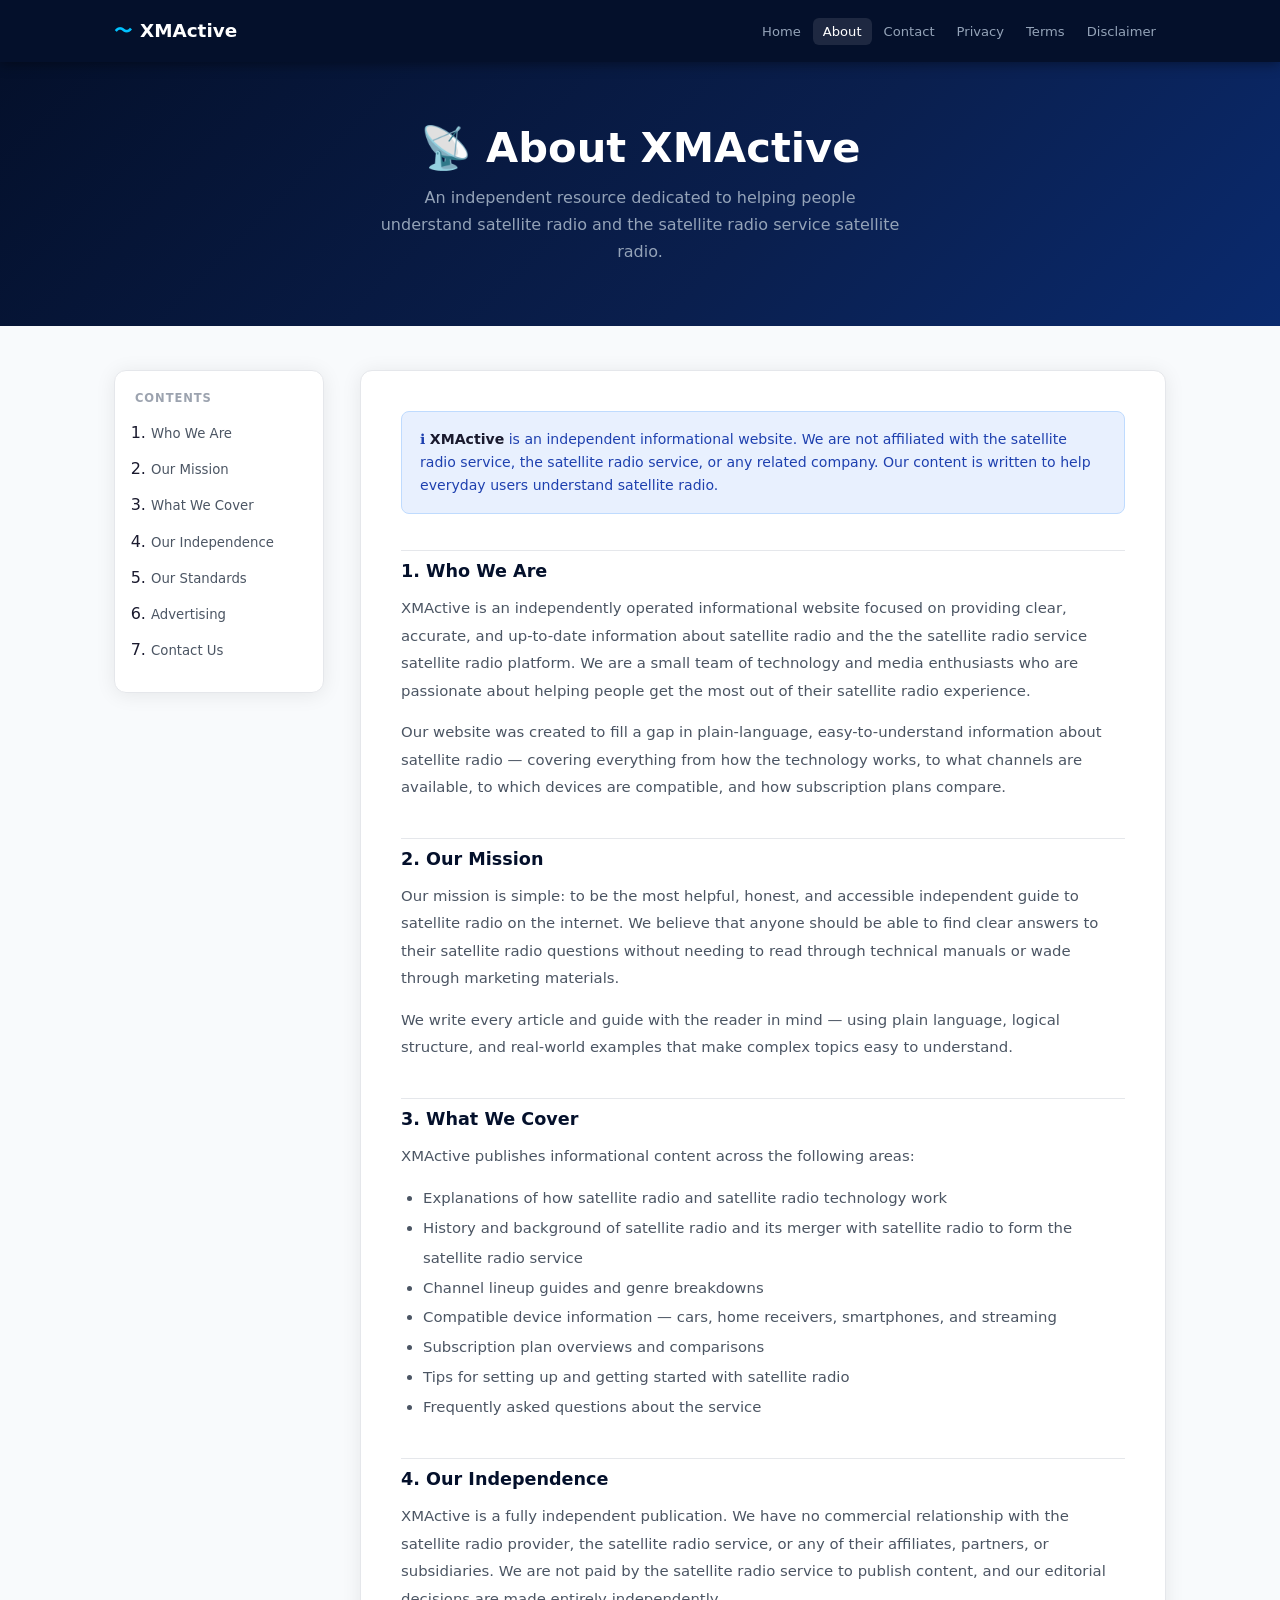
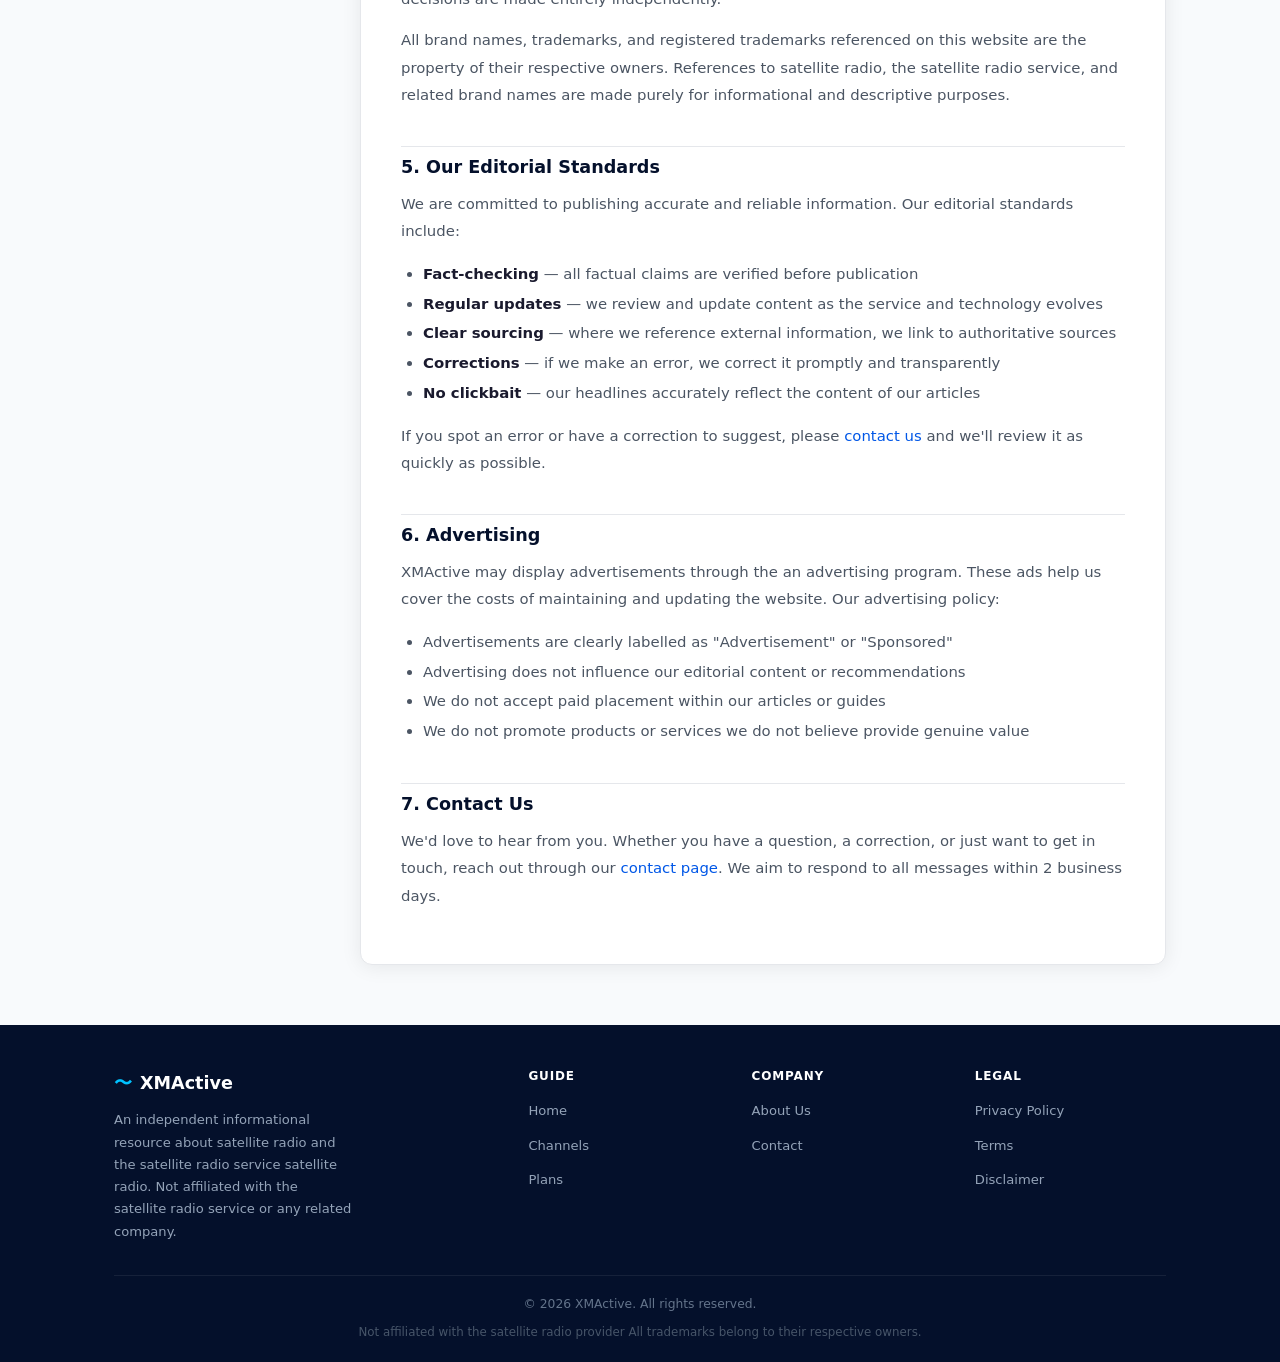
<file: about.html>
<!DOCTYPE html>
<html lang="en">
<head>
  <meta charset="UTF-8"/><meta name="viewport" content="width=device-width, initial-scale=1.0"/>
  <meta name="description" content="About XMActive — an independent informational resource about the satellite radio service satellite radio."/>
  <title>About Us | XMActive</title>
  <link rel="stylesheet" href="legal.css"/>
</head>
<body>
<nav class="site-nav"><div class="nav-inner">
  <a href="index.html" class="nav-logo"><span class="wave">〜</span> XMActive</a>
  <ul class="nav-links" id="navLinks">
    <li><a href="index.html">Home</a></li>
    <li><a href="about.html" class="active">About</a></li>
    <li><a href="contact.html">Contact</a></li>
    <li><a href="privacy.html">Privacy</a></li>
    <li><a href="terms.html">Terms</a></li>
    <li><a href="disclaimer.html">Disclaimer</a></li>
  </ul>
  <button class="nav-burger" onclick="document.getElementById('navLinks').classList.toggle('open')">☰</button>
</div></nav>

<div class="page-hero">
  <h1>📡 About XMActive</h1>
  <p>An independent resource dedicated to helping people understand satellite radio and the satellite radio service satellite radio.</p>
</div>

<div class="page-body">
  <div class="toc">
    <h4>Contents</h4>
    <ol>
      <li><a href="#who-we-are">Who We Are</a></li>
      <li><a href="#our-mission">Our Mission</a></li>
      <li><a href="#what-we-cover">What We Cover</a></li>
      <li><a href="#independence">Our Independence</a></li>
      <li><a href="#accuracy">Our Standards</a></li>
      <li><a href="#advertising">Advertising</a></li>
      <li><a href="#contact-us">Contact Us</a></li>
    </ol>
  </div>

  <div class="legal-content">
    <div class="info-box">
      ℹ️ <strong>XMActive</strong> is an independent informational website. We are not affiliated with the satellite radio service, the satellite radio service, or any related company. Our content is written to help everyday users understand satellite radio.
    </div>

    <h2 id="who-we-are">1. Who We Are</h2>
    <p>XMActive is an independently operated informational website focused on providing clear, accurate, and up-to-date information about satellite radio and the the satellite radio service satellite radio platform. We are a small team of technology and media enthusiasts who are passionate about helping people get the most out of their satellite radio experience.</p>
    <p>Our website was created to fill a gap in plain-language, easy-to-understand information about satellite radio — covering everything from how the technology works, to what channels are available, to which devices are compatible, and how subscription plans compare.</p>

    <h2 id="our-mission">2. Our Mission</h2>
    <p>Our mission is simple: to be the most helpful, honest, and accessible independent guide to satellite radio on the internet. We believe that anyone should be able to find clear answers to their satellite radio questions without needing to read through technical manuals or wade through marketing materials.</p>
    <p>We write every article and guide with the reader in mind — using plain language, logical structure, and real-world examples that make complex topics easy to understand.</p>

    <h2 id="what-we-cover">3. What We Cover</h2>
    <p>XMActive publishes informational content across the following areas:</p>
    <ul>
      <li>Explanations of how satellite radio and satellite radio technology work</li>
      <li>History and background of satellite radio and its merger with satellite radio to form the satellite radio service</li>
      <li>Channel lineup guides and genre breakdowns</li>
      <li>Compatible device information — cars, home receivers, smartphones, and streaming</li>
      <li>Subscription plan overviews and comparisons</li>
      <li>Tips for setting up and getting started with satellite radio</li>
      <li>Frequently asked questions about the service</li>
    </ul>

    <h2 id="independence">4. Our Independence</h2>
    <p>XMActive is a fully independent publication. We have no commercial relationship with the satellite radio provider, the satellite radio service, or any of their affiliates, partners, or subsidiaries. We are not paid by the satellite radio service to publish content, and our editorial decisions are made entirely independently.</p>
    <p>All brand names, trademarks, and registered trademarks referenced on this website are the property of their respective owners. References to satellite radio, the satellite radio service, and related brand names are made purely for informational and descriptive purposes.</p>

    <h2 id="accuracy">5. Our Editorial Standards</h2>
    <p>We are committed to publishing accurate and reliable information. Our editorial standards include:</p>
    <ul>
      <li><strong>Fact-checking</strong> — all factual claims are verified before publication</li>
      <li><strong>Regular updates</strong> — we review and update content as the service and technology evolves</li>
      <li><strong>Clear sourcing</strong> — where we reference external information, we link to authoritative sources</li>
      <li><strong>Corrections</strong> — if we make an error, we correct it promptly and transparently</li>
      <li><strong>No clickbait</strong> — our headlines accurately reflect the content of our articles</li>
    </ul>
    <p>If you spot an error or have a correction to suggest, please <a href="contact.html">contact us</a> and we'll review it as quickly as possible.</p>

    <h2 id="advertising">6. Advertising</h2>
    <p>XMActive may display advertisements through the an advertising program. These ads help us cover the costs of maintaining and updating the website. Our advertising policy:</p>
    <ul>
      <li>Advertisements are clearly labelled as "Advertisement" or "Sponsored"</li>
      <li>Advertising does not influence our editorial content or recommendations</li>
      <li>We do not accept paid placement within our articles or guides</li>
      <li>We do not promote products or services we do not believe provide genuine value</li>
    </ul>

    <h2 id="contact-us">7. Contact Us</h2>
    <p>We'd love to hear from you. Whether you have a question, a correction, or just want to get in touch, reach out through our <a href="contact.html">contact page</a>. We aim to respond to all messages within 2 business days.</p>
  </div>
</div>

<footer class="site-footer"><div class="footer-inner">
  <div class="footer-grid">
    <div class="footer-brand"><div class="footer-logo"><span style="color:var(--accent)">〜</span> XMActive</div><p>An independent informational resource about satellite radio and the satellite radio service satellite radio. Not affiliated with the satellite radio service or any related company.</p></div>
    <div class="footer-col"><h4>Guide</h4><ul><li><a href="index.html">Home</a></li><li><a href="index.html">Channels</a></li><li><a href="index.html">Plans</a></li></ul></div>
    <div class="footer-col"><h4>Company</h4><ul><li><a href="about.html">About Us</a></li><li><a href="contact.html">Contact</a></li></ul></div>
    <div class="footer-col"><h4>Legal</h4><ul><li><a href="privacy.html">Privacy Policy</a></li><li><a href="terms.html">Terms</a></li><li><a href="disclaimer.html">Disclaimer</a></li></ul></div>
  </div>
  <div class="footer-bottom">&copy; <span id="yr"></span> XMActive. All rights reserved.<div class="footer-disclaimer">Not affiliated with the satellite radio provider All trademarks belong to their respective owners.</div></div>
</div></footer>
<script>document.getElementById('yr').textContent = new Date().getFullYear();</script>
</body></html>
</file>
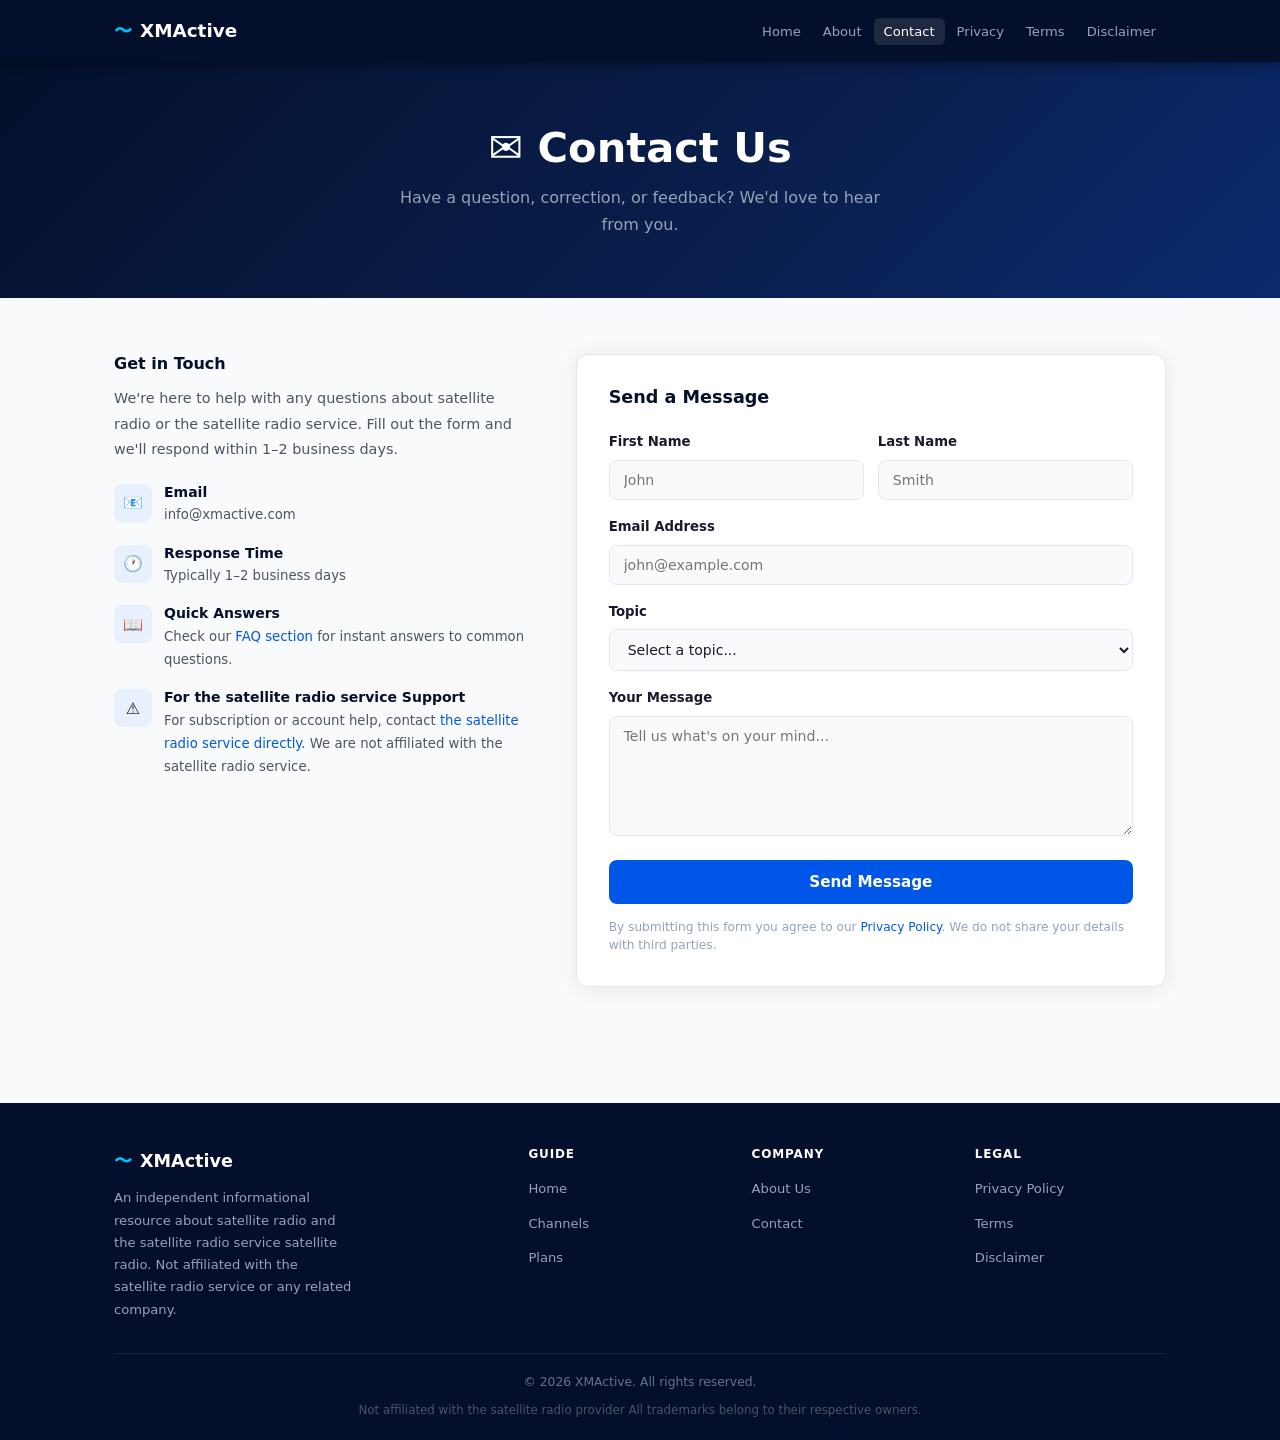
<file: contact.html>
<!DOCTYPE html>
<html lang="en">
<head>
  <meta charset="UTF-8"/><meta name="viewport" content="width=device-width, initial-scale=1.0"/>
  <meta name="description" content="Contact XMActive — send us a message with your question or feedback."/>
  <title>Contact Us | XMActive</title>
  <link rel="stylesheet" href="legal.css"/>
</head>
<body>
<nav class="site-nav"><div class="nav-inner">
  <a href="xm-radio-guide.html" class="nav-logo"><span class="wave">〜</span> XMActive</a>
  <ul class="nav-links" id="navLinks">
    <li><a href="index.html">Home</a></li>
    <li><a href="about.html">About</a></li>
    <li><a href="contact.html" class="active">Contact</a></li>
    <li><a href="privacy.html">Privacy</a></li>
    <li><a href="terms.html">Terms</a></li>
    <li><a href="disclaimer.html">Disclaimer</a></li>
  </ul>
  <button class="nav-burger" onclick="document.getElementById('navLinks').classList.toggle('open')">☰</button>
</div></nav>

<div class="page-hero">
  <h1>✉️ Contact Us</h1>
  <p>Have a question, correction, or feedback? We'd love to hear from you.</p>
</div>

<section style="padding: 56px 0;">
<div class="container">
  <div class="contact-grid">
    <div class="contact-info">
      <h3>Get in Touch</h3>
      <p>We're here to help with any questions about satellite radio or the satellite radio service. Fill out the form and we'll respond within 1–2 business days.</p>
      <div class="info-item">
        <div class="ico">📧</div>
        <div><h4>Email</h4><p>info@xmactive.com</p></div>
      </div>
      <div class="info-item">
        <div class="ico">🕐</div>
        <div><h4>Response Time</h4><p>Typically 1–2 business days</p></div>
      </div>
      <div class="info-item">
        <div class="ico">📖</div>
        <div><h4>Quick Answers</h4><p>Check our <a href="xm-radio-guide.html#faq">FAQ section</a> for instant answers to common questions.</p></div>
      </div>
      <div class="info-item">
        <div class="ico">⚠️</div>
        <div><h4>For the satellite radio service Support</h4><p>For subscription or account help, contact <a href="https://www.contact.html" target="_blank" rel="noopener">the satellite radio service directly</a>. We are not affiliated with the satellite radio service.</p></div>
      </div>
    </div>

    <div class="form-card">
      <h3>Send a Message</h3>
      <div class="form-row">
        <div class="form-group"><label for="fname">First Name</label><input type="text" id="fname" placeholder="John"/></div>
        <div class="form-group"><label for="lname">Last Name</label><input type="text" id="lname" placeholder="Smith"/></div>
      </div>
      <div class="form-group"><label for="email">Email Address</label><input type="email" id="email" placeholder="john@example.com"/></div>
      <div class="form-group">
        <label for="topic">Topic</label>
        <select id="topic">
          <option value="">Select a topic...</option>
          <option>General Question About satellite radio</option>
          <option>Content Correction or Update</option>
          <option>Advertising Enquiry</option>
          <option>Website Feedback</option>
          <option>Partnership or Collaboration</option>
          <option>Other</option>
        </select>
      </div>
      <div class="form-group"><label for="msg">Your Message</label><textarea id="msg" placeholder="Tell us what's on your mind..."></textarea></div>
      <button class="btn-submit" onclick="submitForm()">Send Message</button>
      <div class="success-msg" id="successMsg">✅ Message sent! We'll be back in touch within 1–2 business days.</div>
      <p style="font-size:0.76rem; color:#94a3b8; margin-top:14px; line-height:1.5;">By submitting this form you agree to our <a href="privacy.html">Privacy Policy</a>. We do not share your details with third parties.</p>
    </div>
  </div>
</div>
</section>

<footer class="site-footer"><div class="footer-inner">
  <div class="footer-grid">
    <div class="footer-brand"><div class="footer-logo"><span style="color:var(--accent)">〜</span> XMActive</div><p>An independent informational resource about satellite radio and the satellite radio service satellite radio. Not affiliated with the satellite radio service or any related company.</p></div>
    <div class="footer-col"><h4>Guide</h4><ul><li><a href="index.html">Home</a></li><li><a href="index.html">Channels</a></li><li><a href="index.html">Plans</a></li></ul></div>
    <div class="footer-col"><h4>Company</h4><ul><li><a href="about.html">About Us</a></li><li><a href="contact.html">Contact</a></li></ul></div>
    <div class="footer-col"><h4>Legal</h4><ul><li><a href="privacy.html">Privacy Policy</a></li><li><a href="terms.html">Terms</a></li><li><a href="disclaimer.html">Disclaimer</a></li></ul></div>
  </div>
  <div class="footer-bottom">&copy; <span id="yr"></span> XMActive. All rights reserved.<div class="footer-disclaimer">Not affiliated with the satellite radio provider All trademarks belong to their respective owners.</div></div>
</div></footer>
<script>
  document.getElementById('yr').textContent = new Date().getFullYear();
  function submitForm() {
    const email = document.getElementById('email').value.trim();
    const msg = document.getElementById('msg').value.trim();
    if (!email || !msg) { alert('Please fill in your email and message.'); return; }
    document.getElementById('successMsg').style.display = 'block';
  }
</script>
</body></html>
</file>
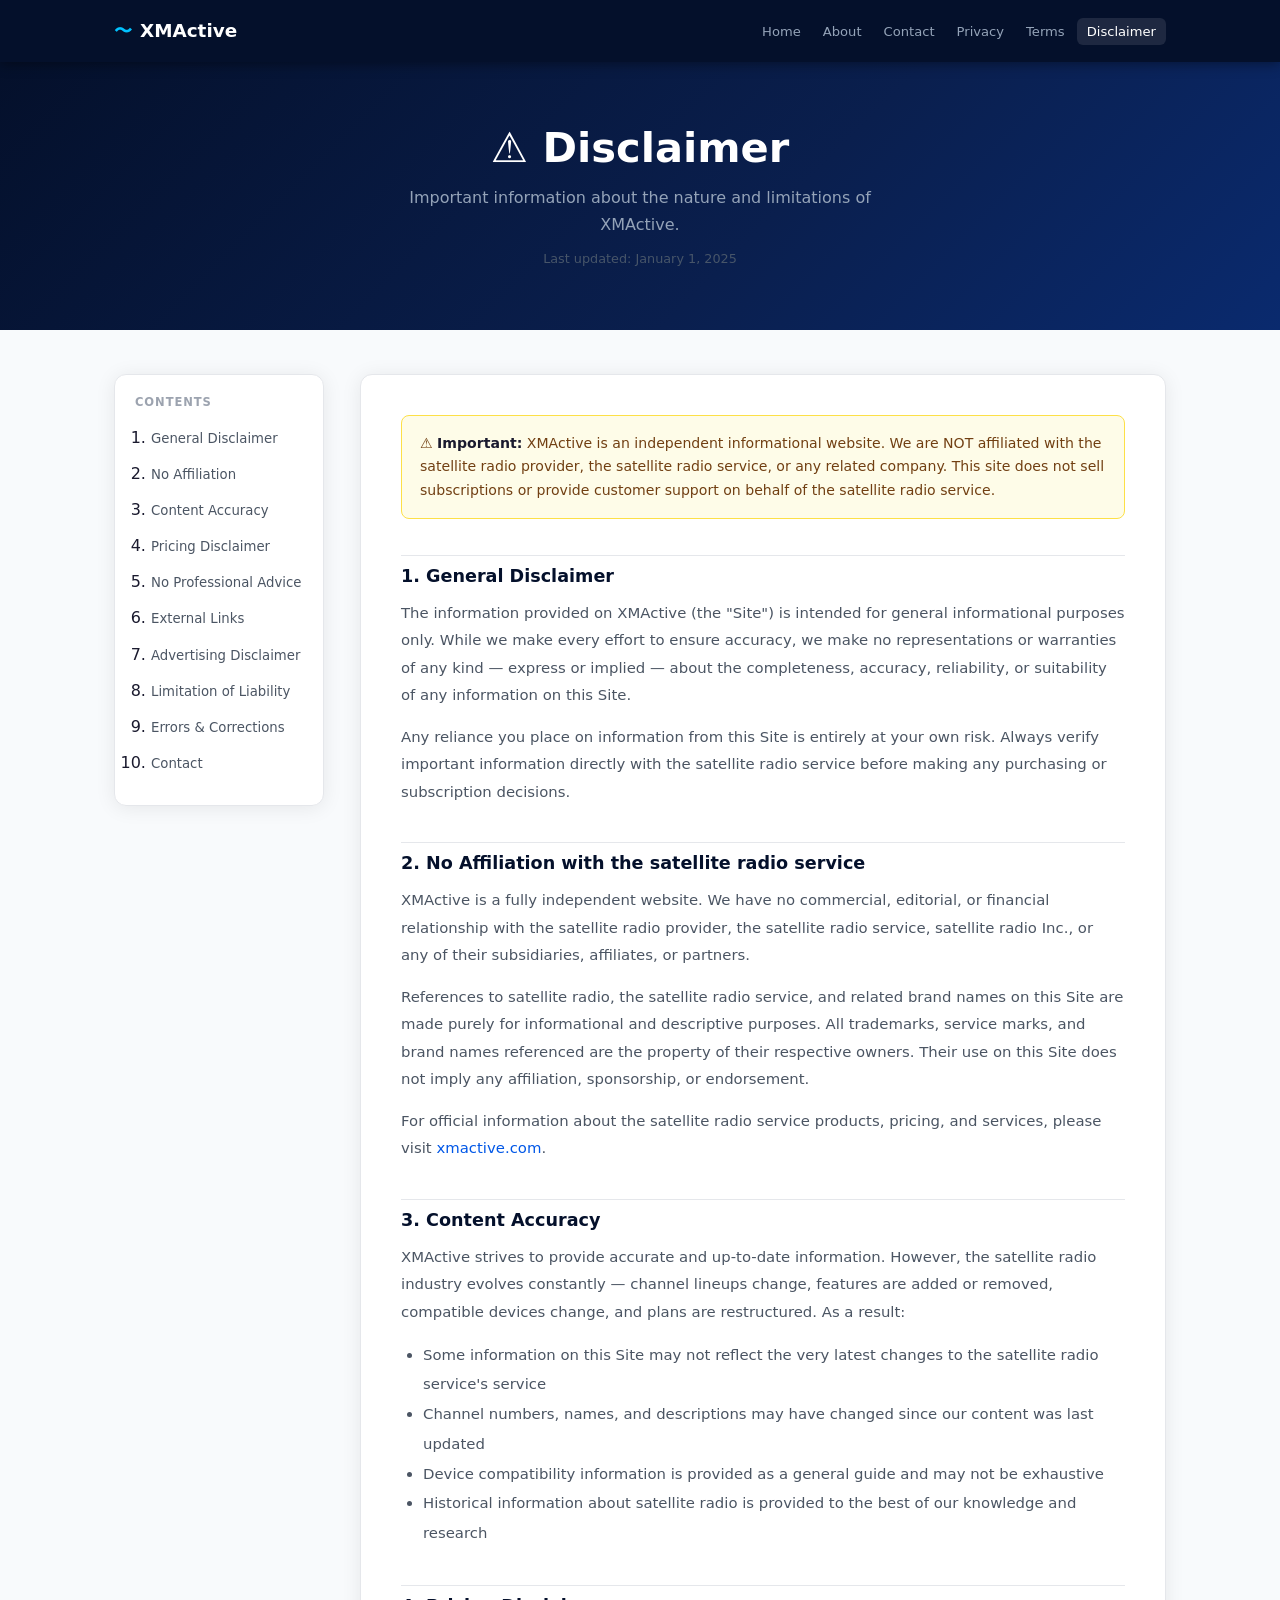
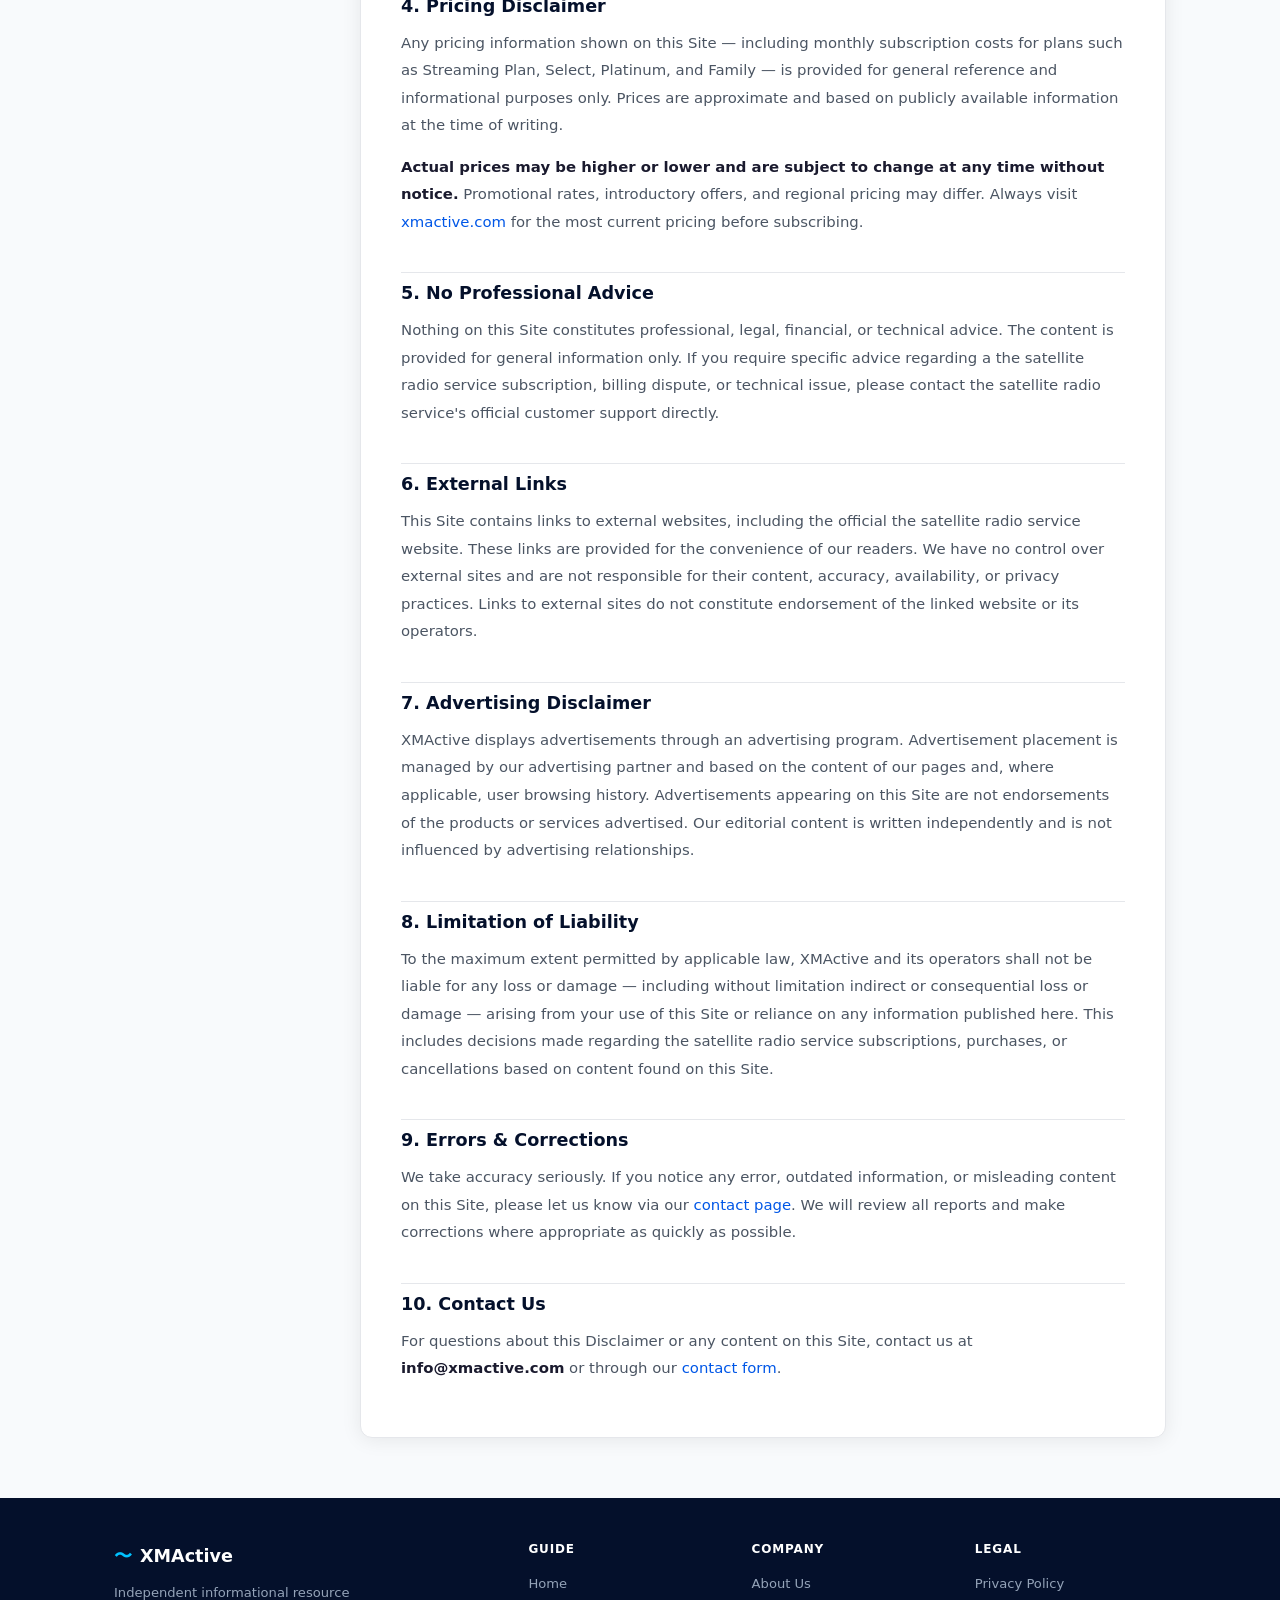
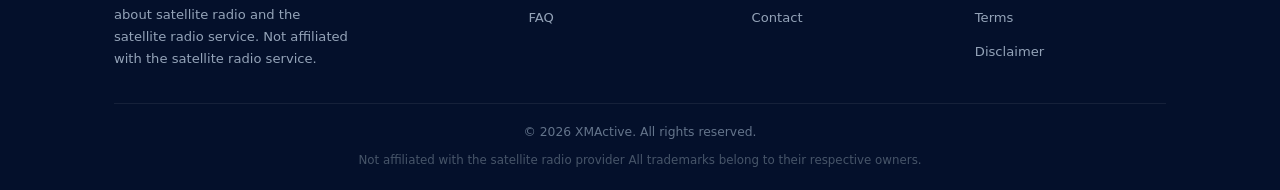
<file: disclaimer.html>
<!DOCTYPE html>
<html lang="en">
<head>
  <meta charset="UTF-8"/><meta name="viewport" content="width=device-width, initial-scale=1.0"/>
  <meta name="description" content="Disclaimer for XMActive — important information about the nature and limitations of our content."/>
  <title>Disclaimer | XMActive</title>
  <link rel="stylesheet" href="legal.css"/>
</head>
<body>
<nav class="site-nav"><div class="nav-inner">
  <a href="index.html" class="nav-logo"><span class="wave">〜</span> XMActive</a>
  <ul class="nav-links" id="navLinks">
    <li><a href="index.html">Home</a></li>
    <li><a href="about.html">About</a></li>
    <li><a href="contact.html">Contact</a></li>
    <li><a href="privacy.html">Privacy</a></li>
    <li><a href="terms.html">Terms</a></li>
    <li><a href="disclaimer.html" class="active">Disclaimer</a></li>
  </ul>
  <button class="nav-burger" onclick="document.getElementById('navLinks').classList.toggle('open')">☰</button>
</div></nav>

<div class="page-hero">
  <h1>⚠️ Disclaimer</h1>
  <p>Important information about the nature and limitations of XMActive.</p>
  <div class="updated">Last updated: January 1, 2025</div>
</div>

<div class="page-body">
  <div class="toc"><h4>Contents</h4><ol>
    <li><a href="#general">General Disclaimer</a></li>
    <li><a href="#no-affiliation">No Affiliation</a></li>
    <li><a href="#accuracy">Content Accuracy</a></li>
    <li><a href="#pricing">Pricing Disclaimer</a></li>
    <li><a href="#no-advice">No Professional Advice</a></li>
    <li><a href="#ext-links">External Links</a></li>
    <li><a href="#advertising">Advertising Disclaimer</a></li>
    <li><a href="#liability">Limitation of Liability</a></li>
    <li><a href="#errors">Errors & Corrections</a></li>
    <li><a href="#contact">Contact</a></li>
  </ol></div>

  <div class="legal-content">
    <div class="notice-box">⚠️ <strong>Important:</strong> XMActive is an independent informational website. We are NOT affiliated with the satellite radio provider, the satellite radio service, or any related company. This site does not sell subscriptions or provide customer support on behalf of the satellite radio service.</div>

    <h2 id="general">1. General Disclaimer</h2>
    <p>The information provided on XMActive (the "Site") is intended for general informational purposes only. While we make every effort to ensure accuracy, we make no representations or warranties of any kind — express or implied — about the completeness, accuracy, reliability, or suitability of any information on this Site.</p>
    <p>Any reliance you place on information from this Site is entirely at your own risk. Always verify important information directly with the satellite radio service before making any purchasing or subscription decisions.</p>

    <h2 id="no-affiliation">2. No Affiliation with the satellite radio service</h2>
    <p>XMActive is a fully independent website. We have no commercial, editorial, or financial relationship with the satellite radio provider, the satellite radio service, satellite radio Inc., or any of their subsidiaries, affiliates, or partners.</p>
    <p>References to satellite radio, the satellite radio service, and related brand names on this Site are made purely for informational and descriptive purposes. All trademarks, service marks, and brand names referenced are the property of their respective owners. Their use on this Site does not imply any affiliation, sponsorship, or endorsement.</p>
    <p>For official information about the satellite radio service products, pricing, and services, please visit <a href="xm-radio-guide.html" target="_blank" rel="noopener">xmactive.com</a>.</p>

    <h2 id="accuracy">3. Content Accuracy</h2>
    <p>XMActive strives to provide accurate and up-to-date information. However, the satellite radio industry evolves constantly — channel lineups change, features are added or removed, compatible devices change, and plans are restructured. As a result:</p>
    <ul>
      <li>Some information on this Site may not reflect the very latest changes to the satellite radio service's service</li>
      <li>Channel numbers, names, and descriptions may have changed since our content was last updated</li>
      <li>Device compatibility information is provided as a general guide and may not be exhaustive</li>
      <li>Historical information about satellite radio is provided to the best of our knowledge and research</li>
    </ul>

    <h2 id="pricing">4. Pricing Disclaimer</h2>
    <p>Any pricing information shown on this Site — including monthly subscription costs for plans such as Streaming Plan, Select, Platinum, and Family — is provided for general reference and informational purposes only. Prices are approximate and based on publicly available information at the time of writing.</p>
    <p><strong>Actual prices may be higher or lower and are subject to change at any time without notice.</strong> Promotional rates, introductory offers, and regional pricing may differ. Always visit <a href="xm-radio-guide.html" target="_blank" rel="noopener">xmactive.com</a> for the most current pricing before subscribing.</p>

    <h2 id="no-advice">5. No Professional Advice</h2>
    <p>Nothing on this Site constitutes professional, legal, financial, or technical advice. The content is provided for general information only. If you require specific advice regarding a the satellite radio service subscription, billing dispute, or technical issue, please contact the satellite radio service's official customer support directly.</p>

    <h2 id="ext-links">6. External Links</h2>
    <p>This Site contains links to external websites, including the official the satellite radio service website. These links are provided for the convenience of our readers. We have no control over external sites and are not responsible for their content, accuracy, availability, or privacy practices. Links to external sites do not constitute endorsement of the linked website or its operators.</p>

    <h2 id="advertising">7. Advertising Disclaimer</h2>
    <p>XMActive displays advertisements through an advertising program. Advertisement placement is managed by our advertising partner and based on the content of our pages and, where applicable, user browsing history. Advertisements appearing on this Site are not endorsements of the products or services advertised. Our editorial content is written independently and is not influenced by advertising relationships.</p>

    <h2 id="liability">8. Limitation of Liability</h2>
    <p>To the maximum extent permitted by applicable law, XMActive and its operators shall not be liable for any loss or damage — including without limitation indirect or consequential loss or damage — arising from your use of this Site or reliance on any information published here. This includes decisions made regarding the satellite radio service subscriptions, purchases, or cancellations based on content found on this Site.</p>

    <h2 id="errors">9. Errors & Corrections</h2>
    <p>We take accuracy seriously. If you notice any error, outdated information, or misleading content on this Site, please let us know via our <a href="contact.html">contact page</a>. We will review all reports and make corrections where appropriate as quickly as possible.</p>

    <h2 id="contact">10. Contact Us</h2>
    <p>For questions about this Disclaimer or any content on this Site, contact us at <strong>info@xmactive.com</strong> or through our <a href="contact.html">contact form</a>.</p>
  </div>
</div>

<footer class="site-footer"><div class="footer-inner">
  <div class="footer-grid">
    <div class="footer-brand"><div class="footer-logo"><span style="color:var(--accent)">〜</span> XMActive</div><p>Independent informational resource about satellite radio and the satellite radio service. Not affiliated with the satellite radio service.</p></div>
    <div class="footer-col"><h4>Guide</h4><ul><li><a href="index.html">Home</a></li><li><a href="index.html">FAQ</a></li></ul></div>
    <div class="footer-col"><h4>Company</h4><ul><li><a href="about.html">About Us</a></li><li><a href="contact.html">Contact</a></li></ul></div>
    <div class="footer-col"><h4>Legal</h4><ul><li><a href="privacy.html">Privacy Policy</a></li><li><a href="terms.html">Terms</a></li><li><a href="disclaimer.html">Disclaimer</a></li></ul></div>
  </div>
  <div class="footer-bottom">&copy; <span id="yr"></span> XMActive. All rights reserved.<div class="footer-disclaimer">Not affiliated with the satellite radio provider All trademarks belong to their respective owners.</div></div>
</div></footer>
<script>document.getElementById('yr').textContent = new Date().getFullYear();</script>
</body></html>
</file>
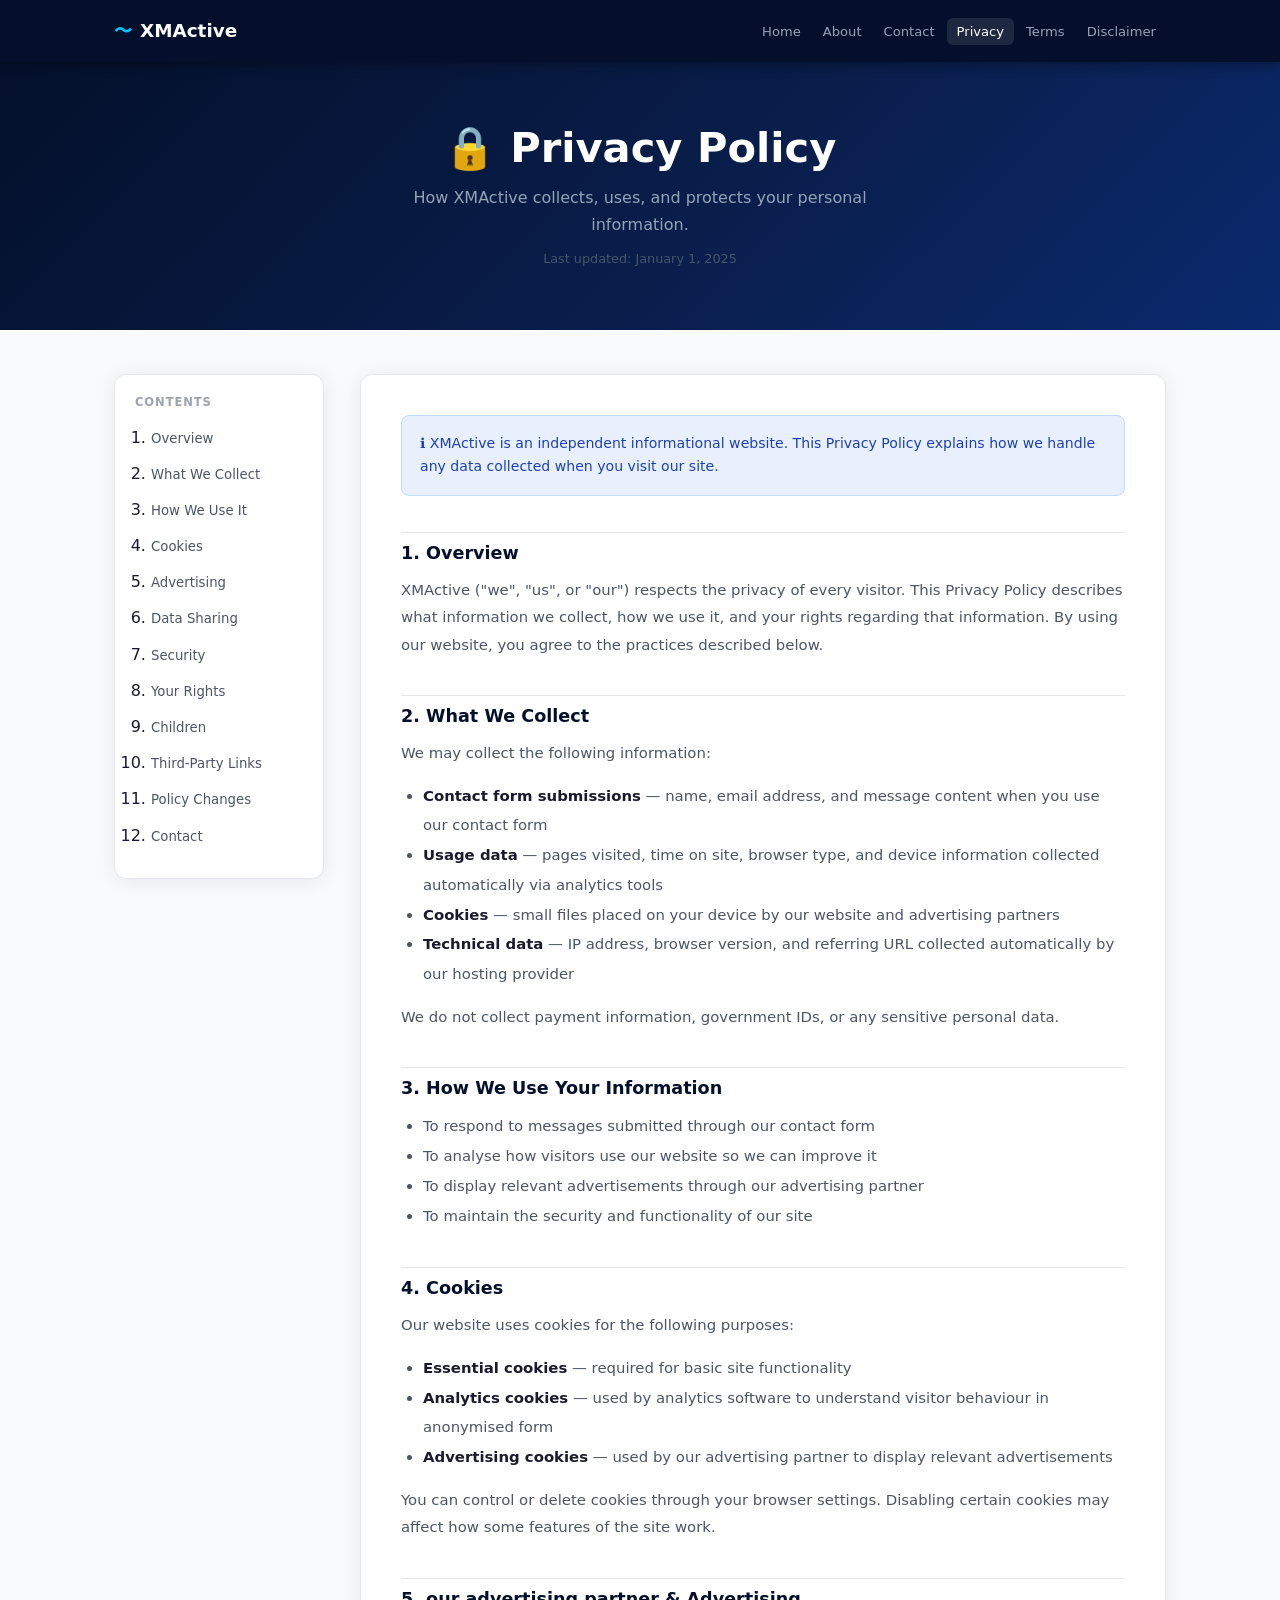
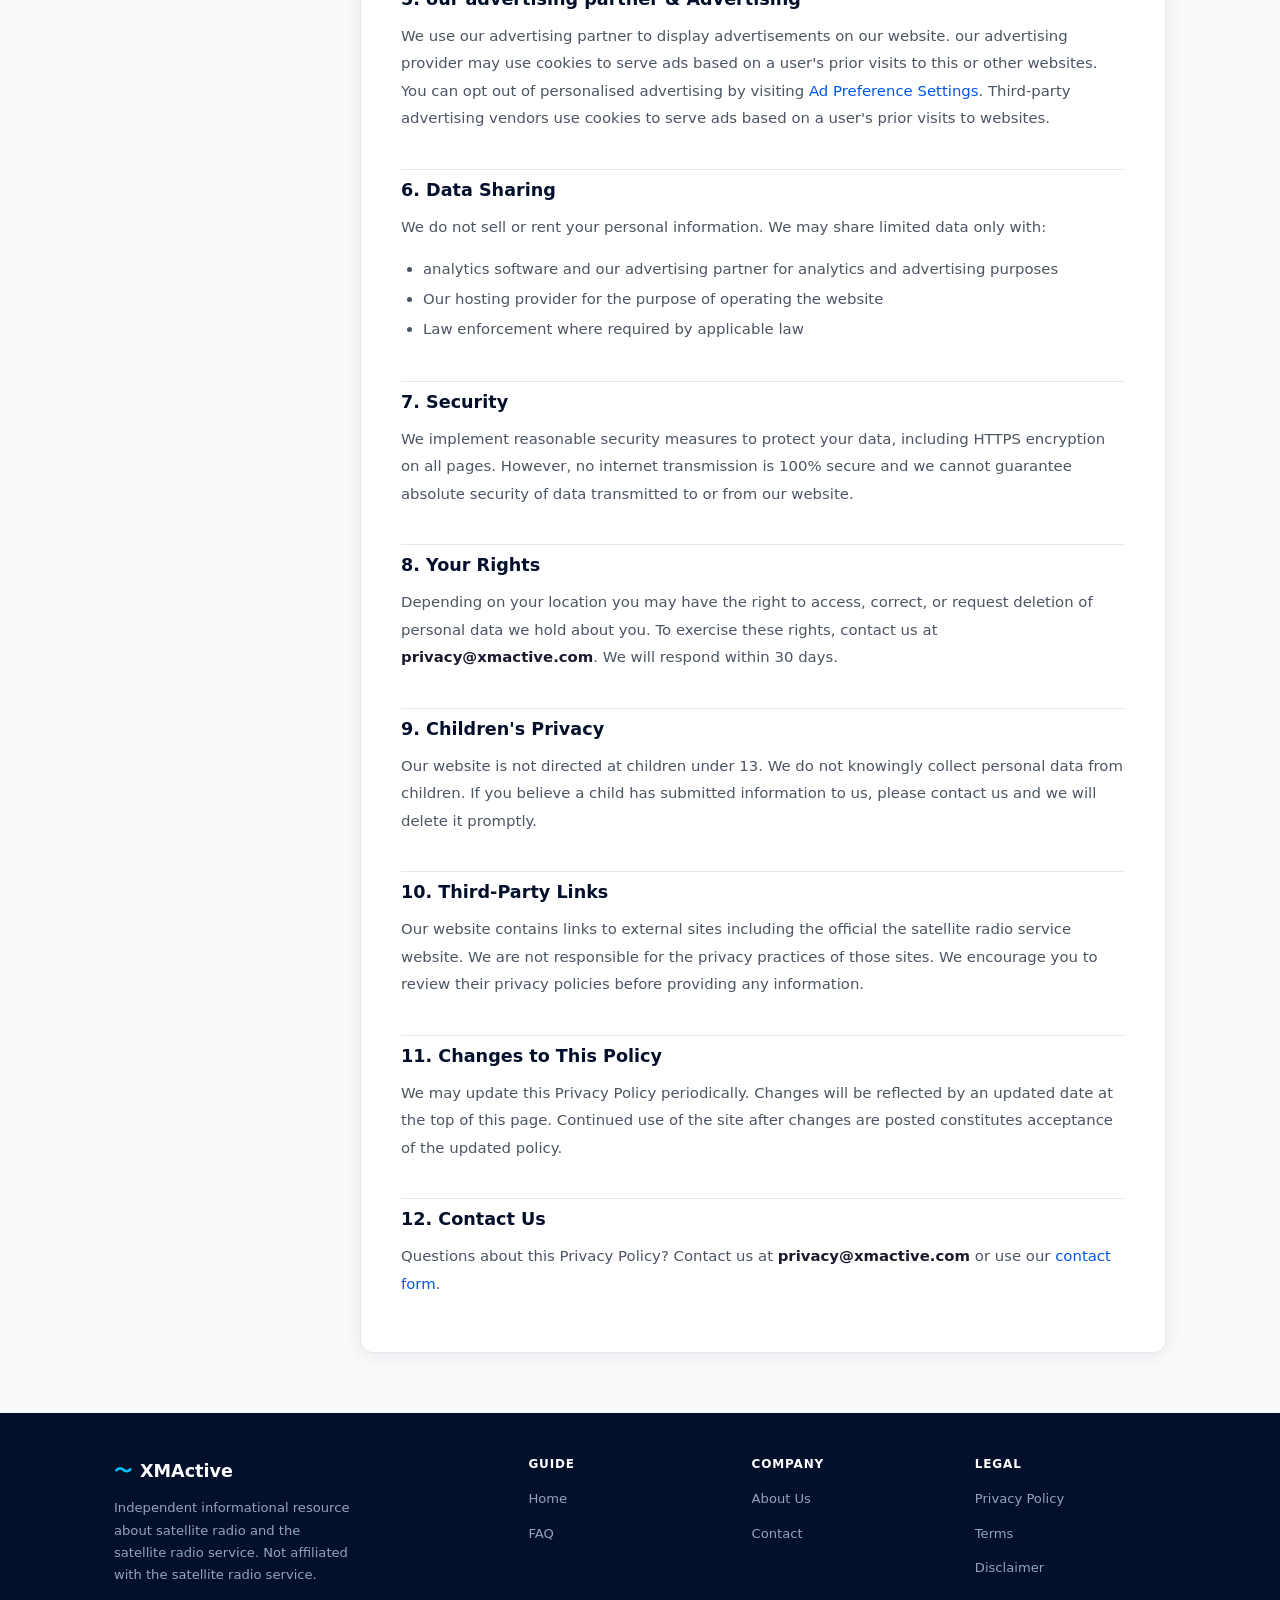
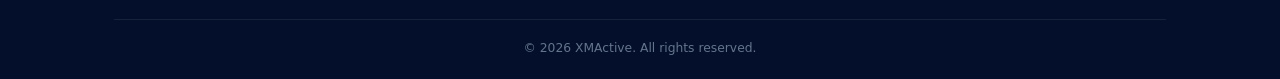
<file: privacy.html>
<!DOCTYPE html>
<html lang="en">
<head>
  <meta charset="UTF-8"/><meta name="viewport" content="width=device-width, initial-scale=1.0"/>
  <meta name="description" content="Privacy Policy for XMActive — how we collect and protect your information."/>
  <title>Privacy Policy | XMActive</title>
  <link rel="stylesheet" href="legal.css"/>
</head>
<body>
<nav class="site-nav"><div class="nav-inner">
  <a href="index.html" class="nav-logo"><span class="wave">〜</span> XMActive</a>
  <ul class="nav-links" id="navLinks">
    <li><a href="index.html">Home</a></li>
    <li><a href="about.html">About</a></li>
    <li><a href="contact.html">Contact</a></li>
    <li><a href="privacy.html" class="active">Privacy</a></li>
    <li><a href="terms.html">Terms</a></li>
    <li><a href="disclaimer.html">Disclaimer</a></li>
  </ul>
  <button class="nav-burger" onclick="document.getElementById('navLinks').classList.toggle('open')">☰</button>
</div></nav>

<div class="page-hero">
  <h1>🔒 Privacy Policy</h1>
  <p>How XMActive collects, uses, and protects your personal information.</p>
  <div class="updated">Last updated: January 1, 2025</div>
</div>

<div class="page-body">
  <div class="toc"><h4>Contents</h4><ol>
    <li><a href="#overview">Overview</a></li>
    <li><a href="#info-collect">What We Collect</a></li>
    <li><a href="#how-use">How We Use It</a></li>
    <li><a href="#cookies">Cookies</a></li>
    <li><a href="#advertising">Advertising</a></li>
    <li><a href="#sharing">Data Sharing</a></li>
    <li><a href="#security">Security</a></li>
    <li><a href="#your-rights">Your Rights</a></li>
    <li><a href="#children">Children</a></li>
    <li><a href="#third-party">Third-Party Links</a></li>
    <li><a href="#changes">Policy Changes</a></li>
    <li><a href="#contact">Contact</a></li>
  </ol></div>

  <div class="legal-content">
    <div class="info-box">ℹ️ XMActive is an independent informational website. This Privacy Policy explains how we handle any data collected when you visit our site.</div>

    <h2 id="overview">1. Overview</h2>
    <p>XMActive ("we", "us", or "our") respects the privacy of every visitor. This Privacy Policy describes what information we collect, how we use it, and your rights regarding that information. By using our website, you agree to the practices described below.</p>

    <h2 id="info-collect">2. What We Collect</h2>
    <p>We may collect the following information:</p>
    <ul>
      <li><strong>Contact form submissions</strong> — name, email address, and message content when you use our contact form</li>
      <li><strong>Usage data</strong> — pages visited, time on site, browser type, and device information collected automatically via analytics tools</li>
      <li><strong>Cookies</strong> — small files placed on your device by our website and advertising partners</li>
      <li><strong>Technical data</strong> — IP address, browser version, and referring URL collected automatically by our hosting provider</li>
    </ul>
    <p>We do not collect payment information, government IDs, or any sensitive personal data.</p>

    <h2 id="how-use">3. How We Use Your Information</h2>
    <ul>
      <li>To respond to messages submitted through our contact form</li>
      <li>To analyse how visitors use our website so we can improve it</li>
      <li>To display relevant advertisements through our advertising partner</li>
      <li>To maintain the security and functionality of our site</li>
    </ul>

    <h2 id="cookies">4. Cookies</h2>
    <p>Our website uses cookies for the following purposes:</p>
    <ul>
      <li><strong>Essential cookies</strong> — required for basic site functionality</li>
      <li><strong>Analytics cookies</strong> — used by analytics software to understand visitor behaviour in anonymised form</li>
      <li><strong>Advertising cookies</strong> — used by our advertising partner to display relevant advertisements</li>
    </ul>
    <p>You can control or delete cookies through your browser settings. Disabling certain cookies may affect how some features of the site work.</p>

    <h2 id="advertising">5. our advertising partner & Advertising</h2>
    <p>We use our advertising partner to display advertisements on our website. our advertising provider may use cookies to serve ads based on a user's prior visits to this or other websites. You can opt out of personalised advertising by visiting <a href="#" target="_blank" rel="noopener">Ad Preference Settings</a>. Third-party advertising vendors use cookies to serve ads based on a user's prior visits to websites.</p>

    <h2 id="sharing">6. Data Sharing</h2>
    <p>We do not sell or rent your personal information. We may share limited data only with:</p>
    <ul>
      <li>analytics software and our advertising partner for analytics and advertising purposes</li>
      <li>Our hosting provider for the purpose of operating the website</li>
      <li>Law enforcement where required by applicable law</li>
    </ul>

    <h2 id="security">7. Security</h2>
    <p>We implement reasonable security measures to protect your data, including HTTPS encryption on all pages. However, no internet transmission is 100% secure and we cannot guarantee absolute security of data transmitted to or from our website.</p>

    <h2 id="your-rights">8. Your Rights</h2>
    <p>Depending on your location you may have the right to access, correct, or request deletion of personal data we hold about you. To exercise these rights, contact us at <strong>privacy@xmactive.com</strong>. We will respond within 30 days.</p>

    <h2 id="children">9. Children's Privacy</h2>
    <p>Our website is not directed at children under 13. We do not knowingly collect personal data from children. If you believe a child has submitted information to us, please contact us and we will delete it promptly.</p>

    <h2 id="third-party">10. Third-Party Links</h2>
    <p>Our website contains links to external sites including the official the satellite radio service website. We are not responsible for the privacy practices of those sites. We encourage you to review their privacy policies before providing any information.</p>

    <h2 id="changes">11. Changes to This Policy</h2>
    <p>We may update this Privacy Policy periodically. Changes will be reflected by an updated date at the top of this page. Continued use of the site after changes are posted constitutes acceptance of the updated policy.</p>

    <h2 id="contact">12. Contact Us</h2>
    <p>Questions about this Privacy Policy? Contact us at <strong>privacy@xmactive.com</strong> or use our <a href="contact.html">contact form</a>.</p>
  </div>
</div>

<footer class="site-footer"><div class="footer-inner">
  <div class="footer-grid">
    <div class="footer-brand"><div class="footer-logo"><span style="color:var(--accent)">〜</span> XMActive</div><p>Independent informational resource about satellite radio and the satellite radio service. Not affiliated with the satellite radio service.</p></div>
    <div class="footer-col"><h4>Guide</h4><ul><li><a href="index.html">Home</a></li><li><a href="index.html">FAQ</a></li></ul></div>
    <div class="footer-col"><h4>Company</h4><ul><li><a href="about.html">About Us</a></li><li><a href="contact.html">Contact</a></li></ul></div>
    <div class="footer-col"><h4>Legal</h4><ul><li><a href="privacy.html">Privacy Policy</a></li><li><a href="terms.html">Terms</a></li><li><a href="disclaimer.html">Disclaimer</a></li></ul></div>
  </div>
  <div class="footer-bottom">&copy; <span id="yr"></span> XMActive. All rights reserved.</div>
</div></footer>
<script>document.getElementById('yr').textContent = new Date().getFullYear();</script>
</body></html>
</file>
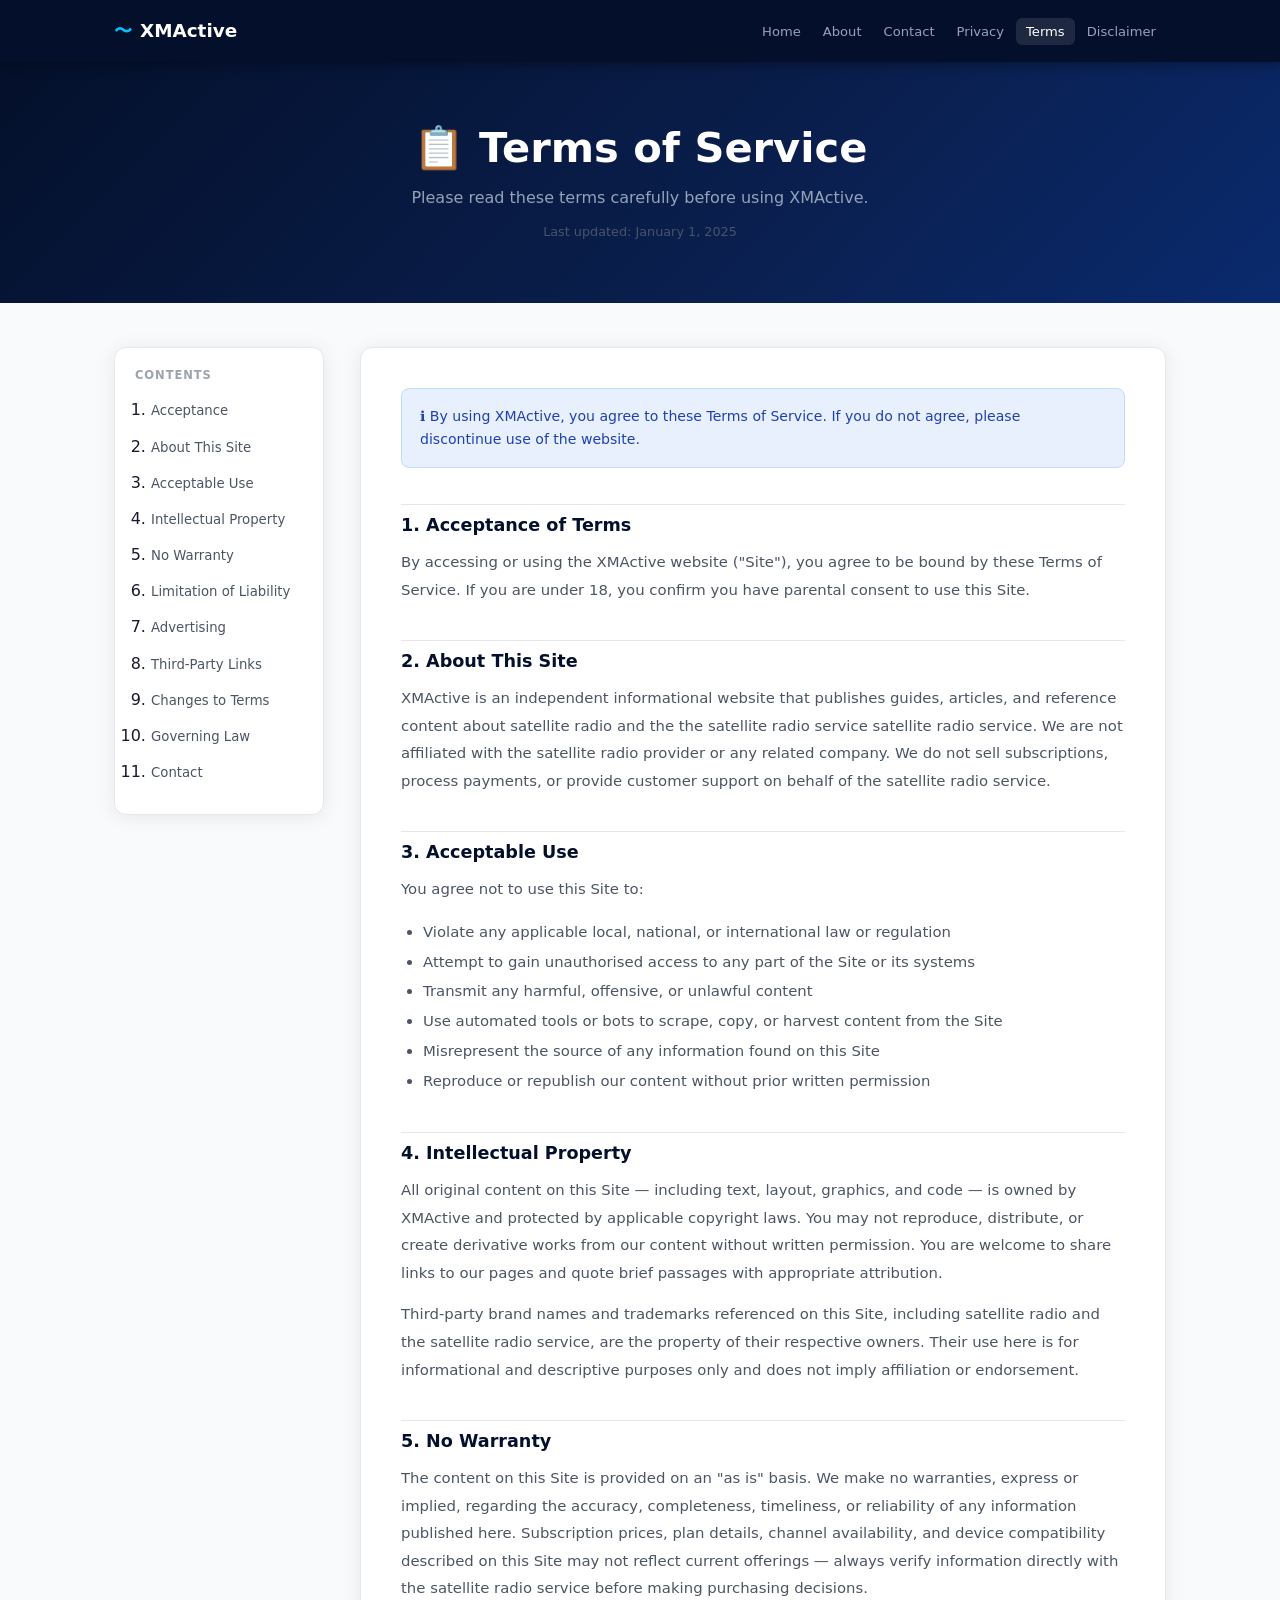
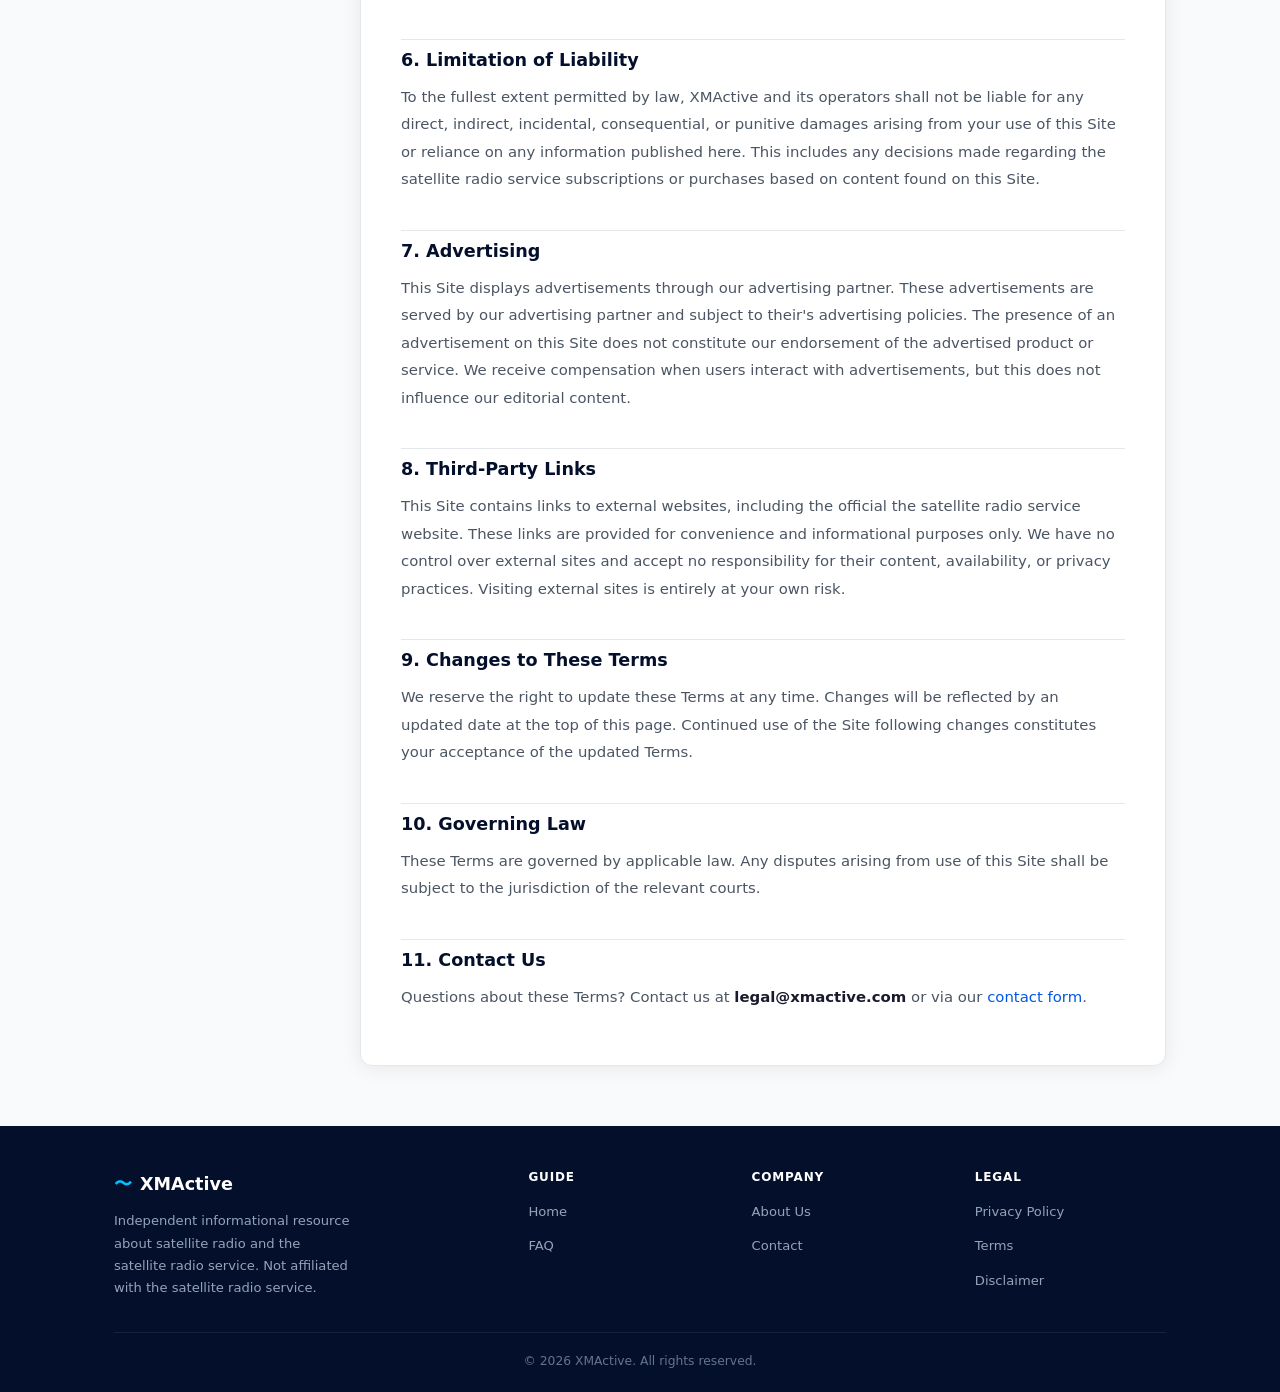
<file: terms.html>
<!DOCTYPE html>
<html lang="en">
<head>
  <meta charset="UTF-8"/><meta name="viewport" content="width=device-width, initial-scale=1.0"/>
  <meta name="description" content="Terms of Service for XMActive — the rules for using our website."/>
  <title>Terms of Service | XMActive</title>
  <link rel="stylesheet" href="legal.css"/>
</head>
<body>
<nav class="site-nav"><div class="nav-inner">
  <a href="index.html" class="nav-logo"><span class="wave">〜</span> XMActive</a>
  <ul class="nav-links" id="navLinks">
    <li><a href="index.html">Home</a></li>
    <li><a href="about.html">About</a></li>
    <li><a href="contact.html">Contact</a></li>
    <li><a href="privacy.html">Privacy</a></li>
    <li><a href="terms.html" class="active">Terms</a></li>
    <li><a href="disclaimer.html">Disclaimer</a></li>
  </ul>
  <button class="nav-burger" onclick="document.getElementById('navLinks').classList.toggle('open')">☰</button>
</div></nav>

<div class="page-hero">
  <h1>📋 Terms of Service</h1>
  <p>Please read these terms carefully before using XMActive.</p>
  <div class="updated">Last updated: January 1, 2025</div>
</div>

<div class="page-body">
  <div class="toc"><h4>Contents</h4><ol>
    <li><a href="#acceptance">Acceptance</a></li>
    <li><a href="#about-site">About This Site</a></li>
    <li><a href="#acceptable-use">Acceptable Use</a></li>
    <li><a href="#ip">Intellectual Property</a></li>
    <li><a href="#no-warranty">No Warranty</a></li>
    <li><a href="#liability">Limitation of Liability</a></li>
    <li><a href="#advertising">Advertising</a></li>
    <li><a href="#third-party">Third-Party Links</a></li>
    <li><a href="#changes">Changes to Terms</a></li>
    <li><a href="#governing">Governing Law</a></li>
    <li><a href="#contact">Contact</a></li>
  </ol></div>

  <div class="legal-content">
    <div class="info-box">ℹ️ By using XMActive, you agree to these Terms of Service. If you do not agree, please discontinue use of the website.</div>

    <h2 id="acceptance">1. Acceptance of Terms</h2>
    <p>By accessing or using the XMActive website ("Site"), you agree to be bound by these Terms of Service. If you are under 18, you confirm you have parental consent to use this Site.</p>

    <h2 id="about-site">2. About This Site</h2>
    <p>XMActive is an independent informational website that publishes guides, articles, and reference content about satellite radio and the the satellite radio service satellite radio service. We are not affiliated with the satellite radio provider or any related company. We do not sell subscriptions, process payments, or provide customer support on behalf of the satellite radio service.</p>

    <h2 id="acceptable-use">3. Acceptable Use</h2>
    <p>You agree not to use this Site to:</p>
    <ul>
      <li>Violate any applicable local, national, or international law or regulation</li>
      <li>Attempt to gain unauthorised access to any part of the Site or its systems</li>
      <li>Transmit any harmful, offensive, or unlawful content</li>
      <li>Use automated tools or bots to scrape, copy, or harvest content from the Site</li>
      <li>Misrepresent the source of any information found on this Site</li>
      <li>Reproduce or republish our content without prior written permission</li>
    </ul>

    <h2 id="ip">4. Intellectual Property</h2>
    <p>All original content on this Site — including text, layout, graphics, and code — is owned by XMActive and protected by applicable copyright laws. You may not reproduce, distribute, or create derivative works from our content without written permission. You are welcome to share links to our pages and quote brief passages with appropriate attribution.</p>
    <p>Third-party brand names and trademarks referenced on this Site, including satellite radio and the satellite radio service, are the property of their respective owners. Their use here is for informational and descriptive purposes only and does not imply affiliation or endorsement.</p>

    <h2 id="no-warranty">5. No Warranty</h2>
    <p>The content on this Site is provided on an "as is" basis. We make no warranties, express or implied, regarding the accuracy, completeness, timeliness, or reliability of any information published here. Subscription prices, plan details, channel availability, and device compatibility described on this Site may not reflect current offerings — always verify information directly with the satellite radio service before making purchasing decisions.</p>

    <h2 id="liability">6. Limitation of Liability</h2>
    <p>To the fullest extent permitted by law, XMActive and its operators shall not be liable for any direct, indirect, incidental, consequential, or punitive damages arising from your use of this Site or reliance on any information published here. This includes any decisions made regarding the satellite radio service subscriptions or purchases based on content found on this Site.</p>

    <h2 id="advertising">7. Advertising</h2>
    <p>This Site displays advertisements through our advertising partner. These advertisements are served by our advertising partner and subject to their's advertising policies. The presence of an advertisement on this Site does not constitute our endorsement of the advertised product or service. We receive compensation when users interact with advertisements, but this does not influence our editorial content.</p>

    <h2 id="third-party">8. Third-Party Links</h2>
    <p>This Site contains links to external websites, including the official the satellite radio service website. These links are provided for convenience and informational purposes only. We have no control over external sites and accept no responsibility for their content, availability, or privacy practices. Visiting external sites is entirely at your own risk.</p>

    <h2 id="changes">9. Changes to These Terms</h2>
    <p>We reserve the right to update these Terms at any time. Changes will be reflected by an updated date at the top of this page. Continued use of the Site following changes constitutes your acceptance of the updated Terms.</p>

    <h2 id="governing">10. Governing Law</h2>
    <p>These Terms are governed by applicable law. Any disputes arising from use of this Site shall be subject to the jurisdiction of the relevant courts.</p>

    <h2 id="contact">11. Contact Us</h2>
    <p>Questions about these Terms? Contact us at <strong>legal@xmactive.com</strong> or via our <a href="contact.html">contact form</a>.</p>
  </div>
</div>

<footer class="site-footer"><div class="footer-inner">
  <div class="footer-grid">
    <div class="footer-brand"><div class="footer-logo"><span style="color:var(--accent)">〜</span> XMActive</div><p>Independent informational resource about satellite radio and the satellite radio service. Not affiliated with the satellite radio service.</p></div>
    <div class="footer-col"><h4>Guide</h4><ul><li><a href="index.html">Home</a></li><li><a href="index.html#faq">FAQ</a></li></ul></div>
    <div class="footer-col"><h4>Company</h4><ul><li><a href="about.html">About Us</a></li><li><a href="contact.html">Contact</a></li></ul></div>
    <div class="footer-col"><h4>Legal</h4><ul><li><a href="privacy.html">Privacy Policy</a></li><li><a href="terms.html">Terms</a></li><li><a href="disclaimer.html">Disclaimer</a></li></ul></div>
  </div>
  <div class="footer-bottom">&copy; <span id="yr"></span> XMActive. All rights reserved.</div>
</div></footer>
<script>document.getElementById('yr').textContent = new Date().getFullYear();</script>
</body></html>
</file>
<file: legal.css>
*, *::before, *::after { box-sizing: border-box; margin: 0; padding: 0; }
:root {
  --navy: #04102b; --navy2: #0a1f4e; --blue: #0057e7;
  --blue-lt: #e8f0fe; --accent: #00c2ff;
  --ink: #1a1a2e; --ink2: #4b5563; --ink3: #9ca3af;
  --line: #e5e7eb; --bg: #f8fafc; --white: #ffffff; --radius: 12px;
  --shadow: 0 2px 20px rgba(0,0,0,0.08);
}
html { scroll-behavior: smooth; }
body { font-family: 'Segoe UI', system-ui, Arial, sans-serif; background: var(--bg); color: var(--ink); font-size: 16px; line-height: 1.7; }
a { color: var(--blue); text-decoration: none; }
a:hover { text-decoration: underline; }
h1,h2,h3,h4 { line-height: 1.25; font-weight: 700; color: var(--navy); }

.container { width: 100%; max-width: 1100px; margin: 0 auto; padding: 0 24px; }

/* NAV */
.site-nav { background: var(--navy); position: sticky; top: 0; z-index: 100; box-shadow: 0 2px 12px rgba(0,0,0,0.4); }
.nav-inner { display: flex; align-items: center; justify-content: space-between; height: 62px; gap: 16px; max-width: 1100px; margin: 0 auto; padding: 0 24px; }
.nav-logo { color: #fff; font-size: 1.15rem; font-weight: 700; display: flex; align-items: center; gap: 8px; }
.nav-logo .wave { color: var(--accent); }
.nav-logo:hover { text-decoration: none; color: #fff; }
.nav-links { display: flex; gap: 2px; list-style: none; }
.nav-links a { color: #94a3b8; font-size: 0.82rem; padding: 6px 10px; border-radius: 6px; transition: background 0.15s, color 0.15s; }
.nav-links a:hover, .nav-links a.active { background: rgba(255,255,255,0.1); color: #fff; text-decoration: none; }
.nav-burger { display: none; background: none; border: none; color: #fff; font-size: 1.4rem; cursor: pointer; }

/* HERO */
.page-hero { background: linear-gradient(135deg, var(--navy) 0%, var(--navy2) 60%, #0a2a6e 100%); color: #fff; padding: 60px 24px; text-align: center; }
.page-hero h1 { font-size: clamp(1.8rem, 4vw, 2.6rem); color: #fff; margin-bottom: 10px; }
.page-hero p { color: #94a3b8; font-size: 1rem; max-width: 520px; margin: 10px auto 0; }
.page-hero .updated { font-size: 0.8rem; color: #475569; margin-top: 10px; }

/* LAYOUT */
.page-body { max-width: 1100px; margin: 44px auto; padding: 0 24px; display: grid; grid-template-columns: 210px 1fr; gap: 36px; align-items: start; }

/* TOC */
.toc { position: sticky; top: 80px; background: var(--white); border: 1px solid var(--line); border-radius: var(--radius); padding: 20px; box-shadow: var(--shadow); }
.toc h4 { font-size: 0.72rem; text-transform: uppercase; letter-spacing: 0.08em; color: var(--ink3); margin-bottom: 14px; font-weight: 700; }
.toc ol { padding-left: 16px; }
.toc li { margin-bottom: 9px; }
.toc a { font-size: 0.83rem; color: var(--ink2); }
.toc a:hover { color: var(--blue); text-decoration: none; }

/* CONTENT */
.legal-content { background: var(--white); border: 1px solid var(--line); border-radius: var(--radius); padding: 40px; box-shadow: var(--shadow); }
.legal-content h2 { font-size: 1.1rem; font-weight: 700; color: var(--navy); margin: 36px 0 12px; padding-top: 10px; border-top: 1px solid var(--line); }
.legal-content h2:first-child { margin-top: 0; border-top: none; padding-top: 0; }
.legal-content p { color: var(--ink2); font-size: 0.93rem; line-height: 1.85; margin-bottom: 14px; }
.legal-content ul, .legal-content ol { padding-left: 22px; color: var(--ink2); font-size: 0.93rem; line-height: 2; margin-bottom: 14px; }
.legal-content strong { color: var(--ink); }
.info-box { background: var(--blue-lt); border: 1px solid #bfdbfe; border-radius: 8px; padding: 16px 18px; margin-bottom: 24px; font-size: 0.88rem; color: #1e40af; line-height: 1.65; }
.notice-box { background: #fefce8; border: 1px solid #fde047; border-radius: 8px; padding: 16px 18px; margin-bottom: 24px; font-size: 0.88rem; color: #713f12; line-height: 1.65; }

/* CONTACT FORM */
.contact-grid { display: grid; grid-template-columns: 1fr 1.4fr; gap: 40px; align-items: start; }
.contact-info h3 { font-size: 1rem; margin-bottom: 12px; color: var(--navy); }
.contact-info p { color: var(--ink2); font-size: 0.9rem; line-height: 1.75; margin-bottom: 22px; }
.info-item { display: flex; gap: 12px; align-items: flex-start; margin-bottom: 18px; }
.info-item .ico { width: 38px; height: 38px; flex: 0 0 38px; background: var(--blue-lt); border-radius: 8px; display: grid; place-items: center; font-size: 1rem; }
.info-item h4 { font-size: 0.875rem; margin-bottom: 2px; color: var(--navy); }
.info-item p { color: var(--ink2); font-size: 0.83rem; margin: 0; }
.form-card { background: var(--white); border: 1px solid var(--line); border-radius: var(--radius); padding: 32px; box-shadow: var(--shadow); }
.form-card h3 { font-size: 1.1rem; margin-bottom: 22px; color: var(--navy); }
.form-row { display: grid; grid-template-columns: 1fr 1fr; gap: 14px; }
.form-group { margin-bottom: 16px; }
.form-group label { display: block; font-size: 0.83rem; font-weight: 600; margin-bottom: 6px; color: var(--ink); }
.form-group input, .form-group select, .form-group textarea { width: 100%; padding: 11px 14px; border: 1.5px solid var(--line); border-radius: 8px; font-size: 0.88rem; font-family: inherit; color: var(--ink); background: var(--bg); transition: border-color 0.2s; outline: none; }
.form-group input:focus, .form-group select:focus, .form-group textarea:focus { border-color: var(--blue); background: #fff; }
.form-group textarea { resize: vertical; min-height: 120px; }
.btn-submit { width: 100%; padding: 13px; background: var(--blue); color: #fff; border: none; border-radius: 8px; font-size: 0.95rem; font-weight: 700; cursor: pointer; transition: background 0.2s; font-family: inherit; }
.btn-submit:hover { background: #003db0; }
.success-msg { display: none; background: #dcfce7; border: 1px solid #86efac; border-radius: 8px; padding: 14px 18px; color: #166534; font-size: 0.88rem; margin-top: 14px; font-weight: 600; }

/* FOOTER */
.site-footer { background: var(--navy); color: #94a3b8; padding: 44px 0 20px; margin-top: 60px; }
.footer-inner { max-width: 1100px; margin: 0 auto; padding: 0 24px; }
.footer-grid { display: grid; grid-template-columns: 2fr 1fr 1fr 1fr; gap: 32px; margin-bottom: 32px; }
.footer-brand p { font-size: 0.82rem; margin-top: 10px; max-width: 240px; line-height: 1.7; }
.footer-logo { color: #fff; font-size: 1.1rem; font-weight: 700; display: flex; align-items: center; gap: 8px; }
.footer-col h4 { color: #fff; font-size: 0.75rem; font-weight: 700; text-transform: uppercase; letter-spacing: 0.07em; margin-bottom: 12px; }
.footer-col ul { list-style: none; }
.footer-col li { margin-bottom: 7px; }
.footer-col a { color: #94a3b8; font-size: 0.82rem; }
.footer-col a:hover { color: #fff; text-decoration: none; }
.footer-bottom { border-top: 1px solid rgba(255,255,255,0.07); padding-top: 18px; text-align: center; font-size: 0.77rem; color: #64748b; }
.footer-disclaimer { font-size: 0.74rem; color: #475569; margin-top: 8px; max-width: 680px; margin-left: auto; margin-right: auto; line-height: 1.6; }

@media (max-width: 900px) {
  .page-body { grid-template-columns: 1fr; }
  .toc { position: static; }
  .contact-grid { grid-template-columns: 1fr; }
  .footer-grid { grid-template-columns: 1fr 1fr; gap: 22px; }
  .nav-links { display: none; flex-direction: column; position: absolute; top: 62px; left: 0; right: 0; background: var(--navy2); padding: 12px; }
  .nav-links.open { display: flex; }
  .nav-links a { display: block; padding: 10px 14px; }
  .nav-burger { display: block; }
}
@media (max-width: 480px) {
  .footer-grid { grid-template-columns: 1fr; }
  .form-row { grid-template-columns: 1fr; }
  .legal-content { padding: 22px; }
}
</file>
